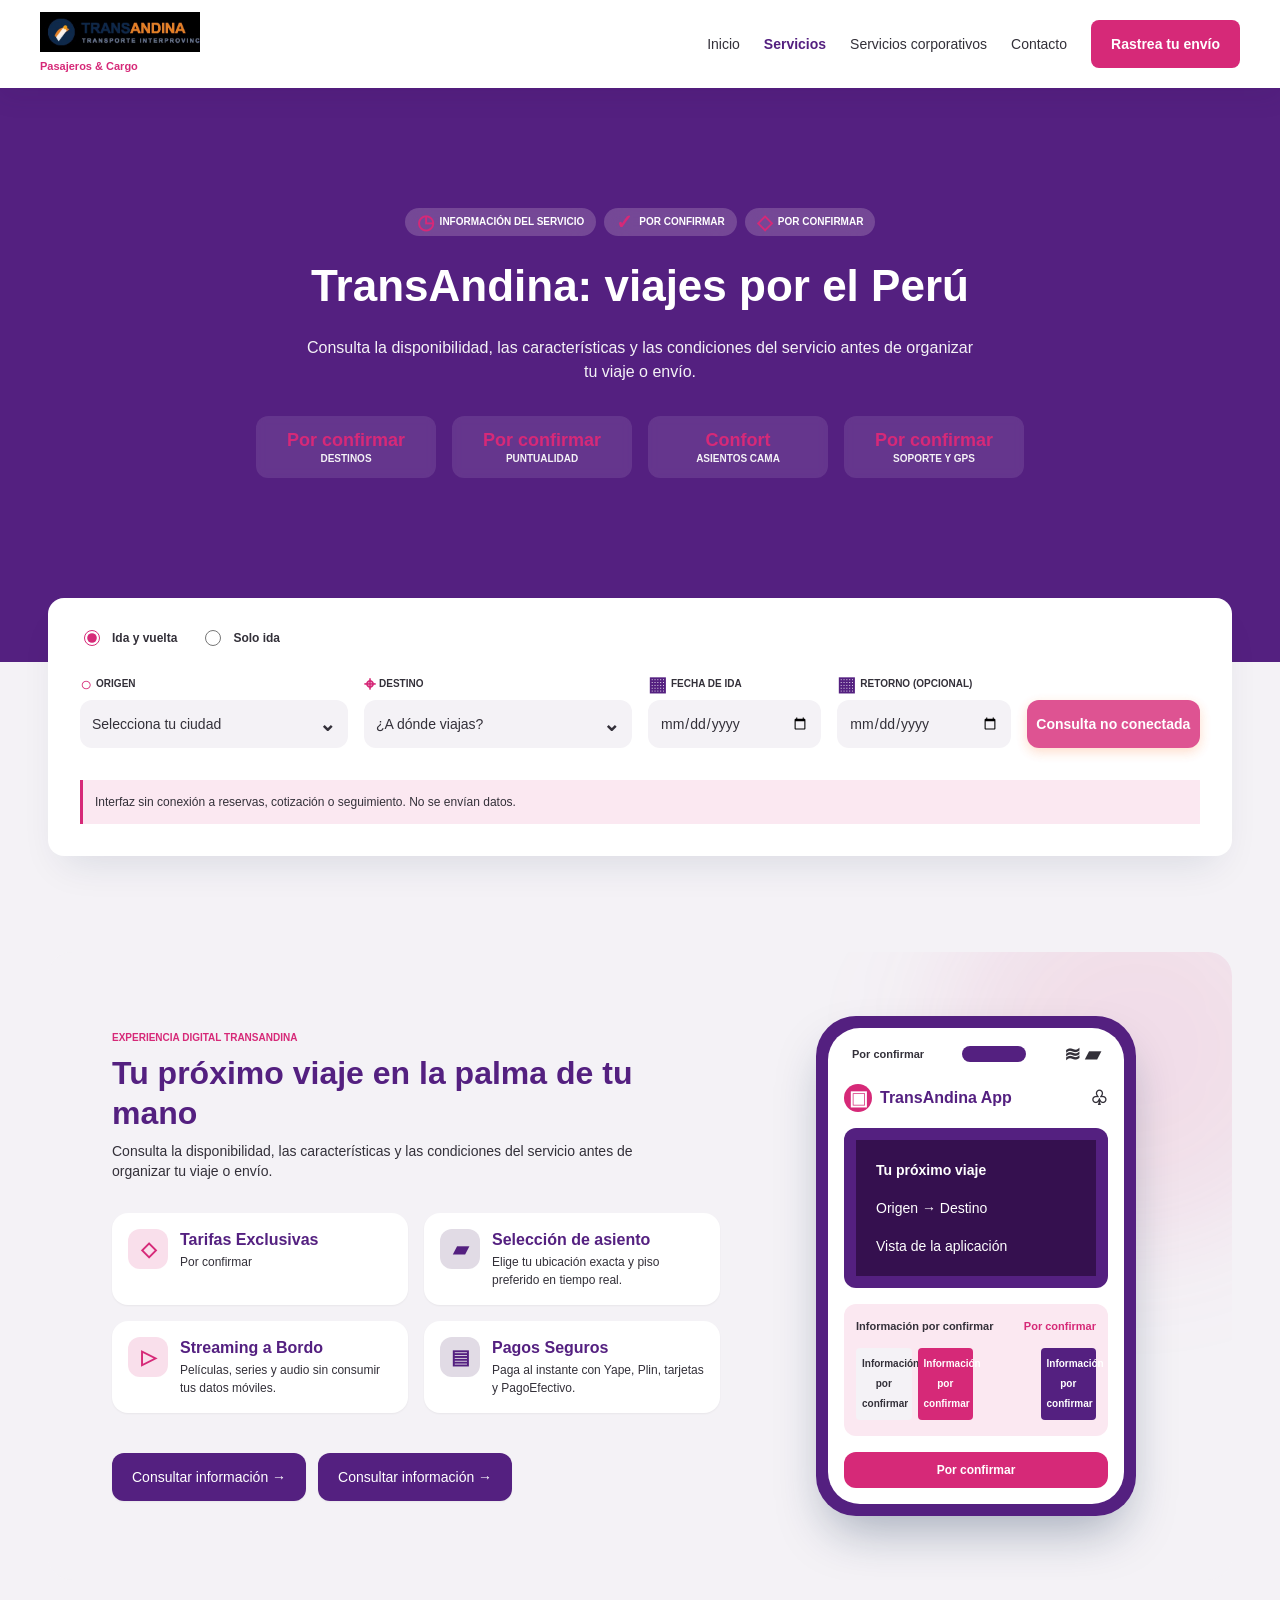
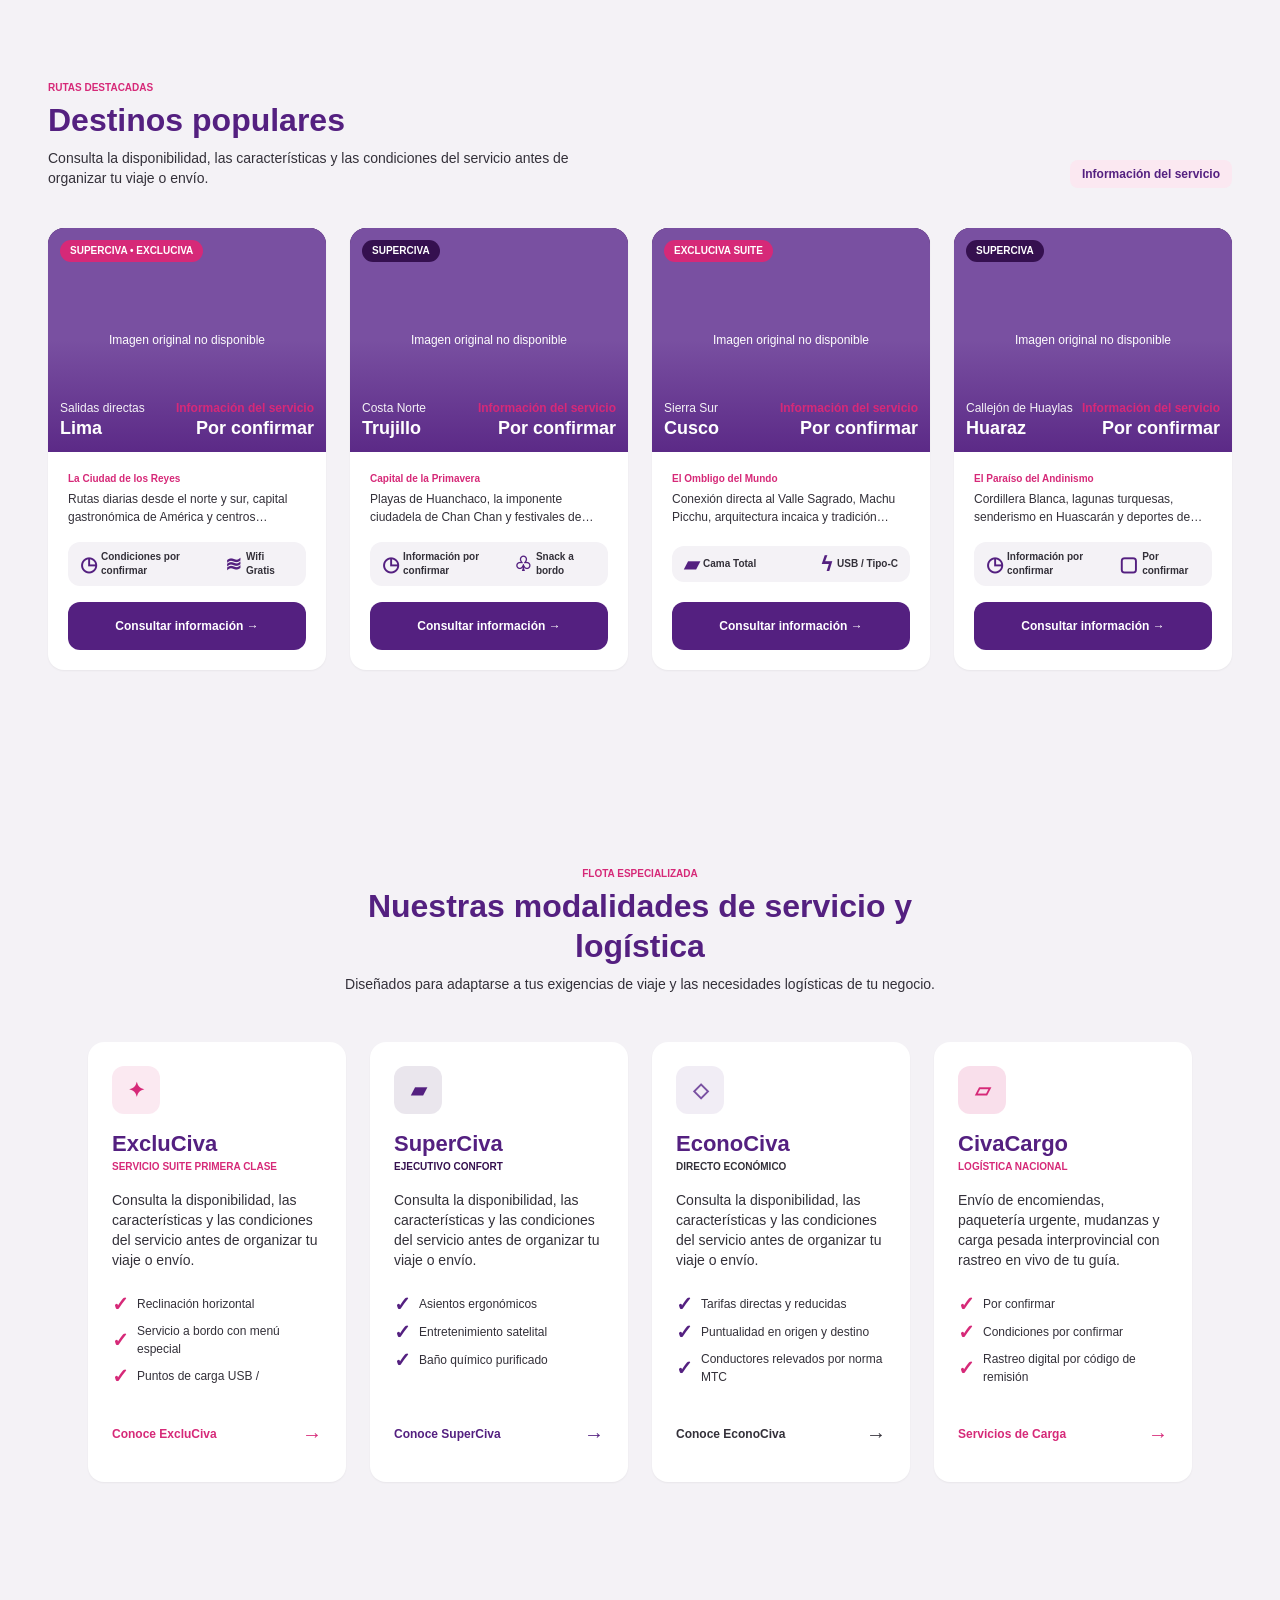
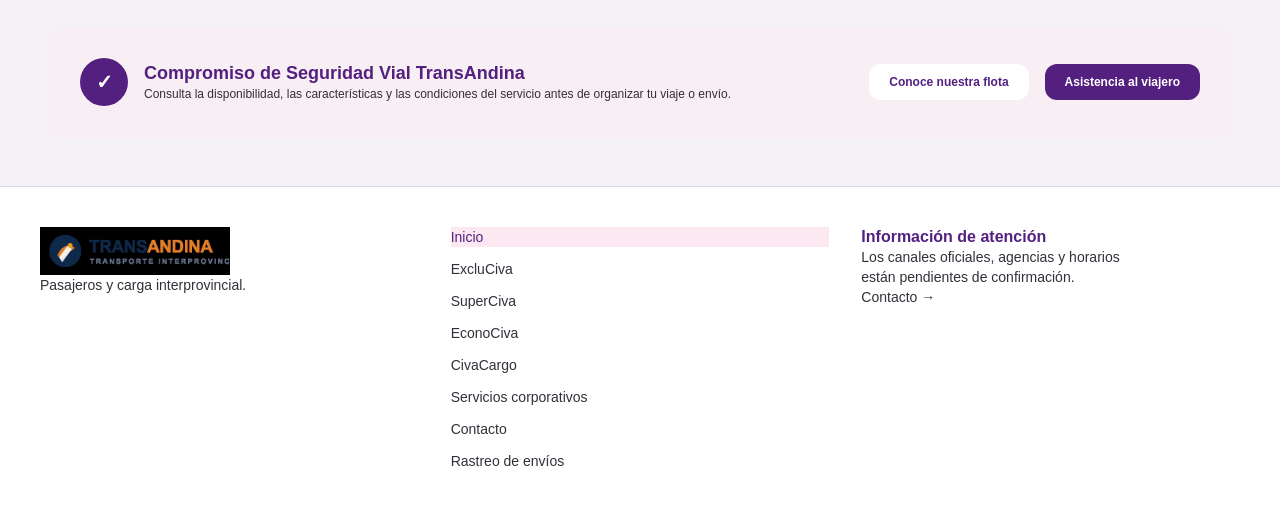
<file: index.html>
<!DOCTYPE html>
<html lang="es">
<head>
  <meta charset="UTF-8">
  <meta http-equiv="refresh" content="0; url=sitio-transporte-html-css/HTML/index.html">
  <title>Mi página web</title>
</head>
<body>
  <a href="sitio-transporte-html-css/HTML/index.html">Entrar a mi página</a>
</body>
</html>
</file>
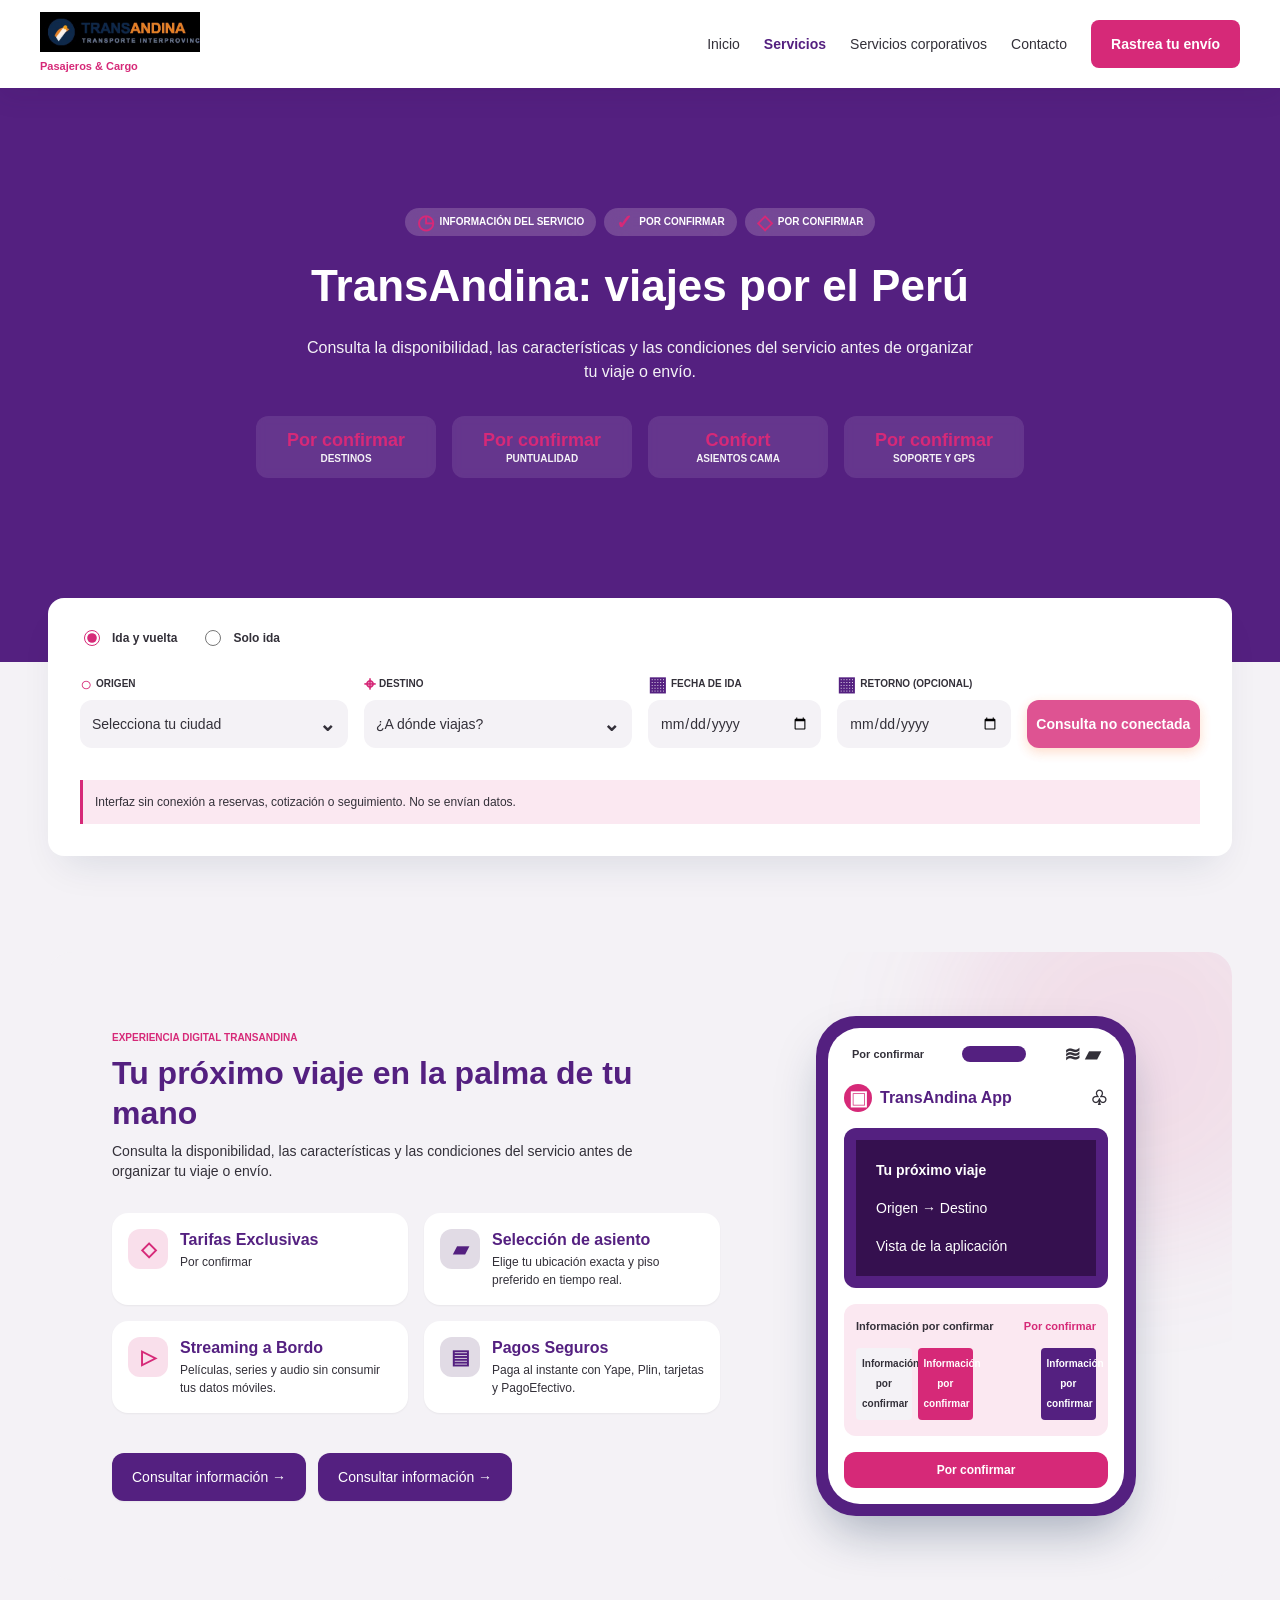
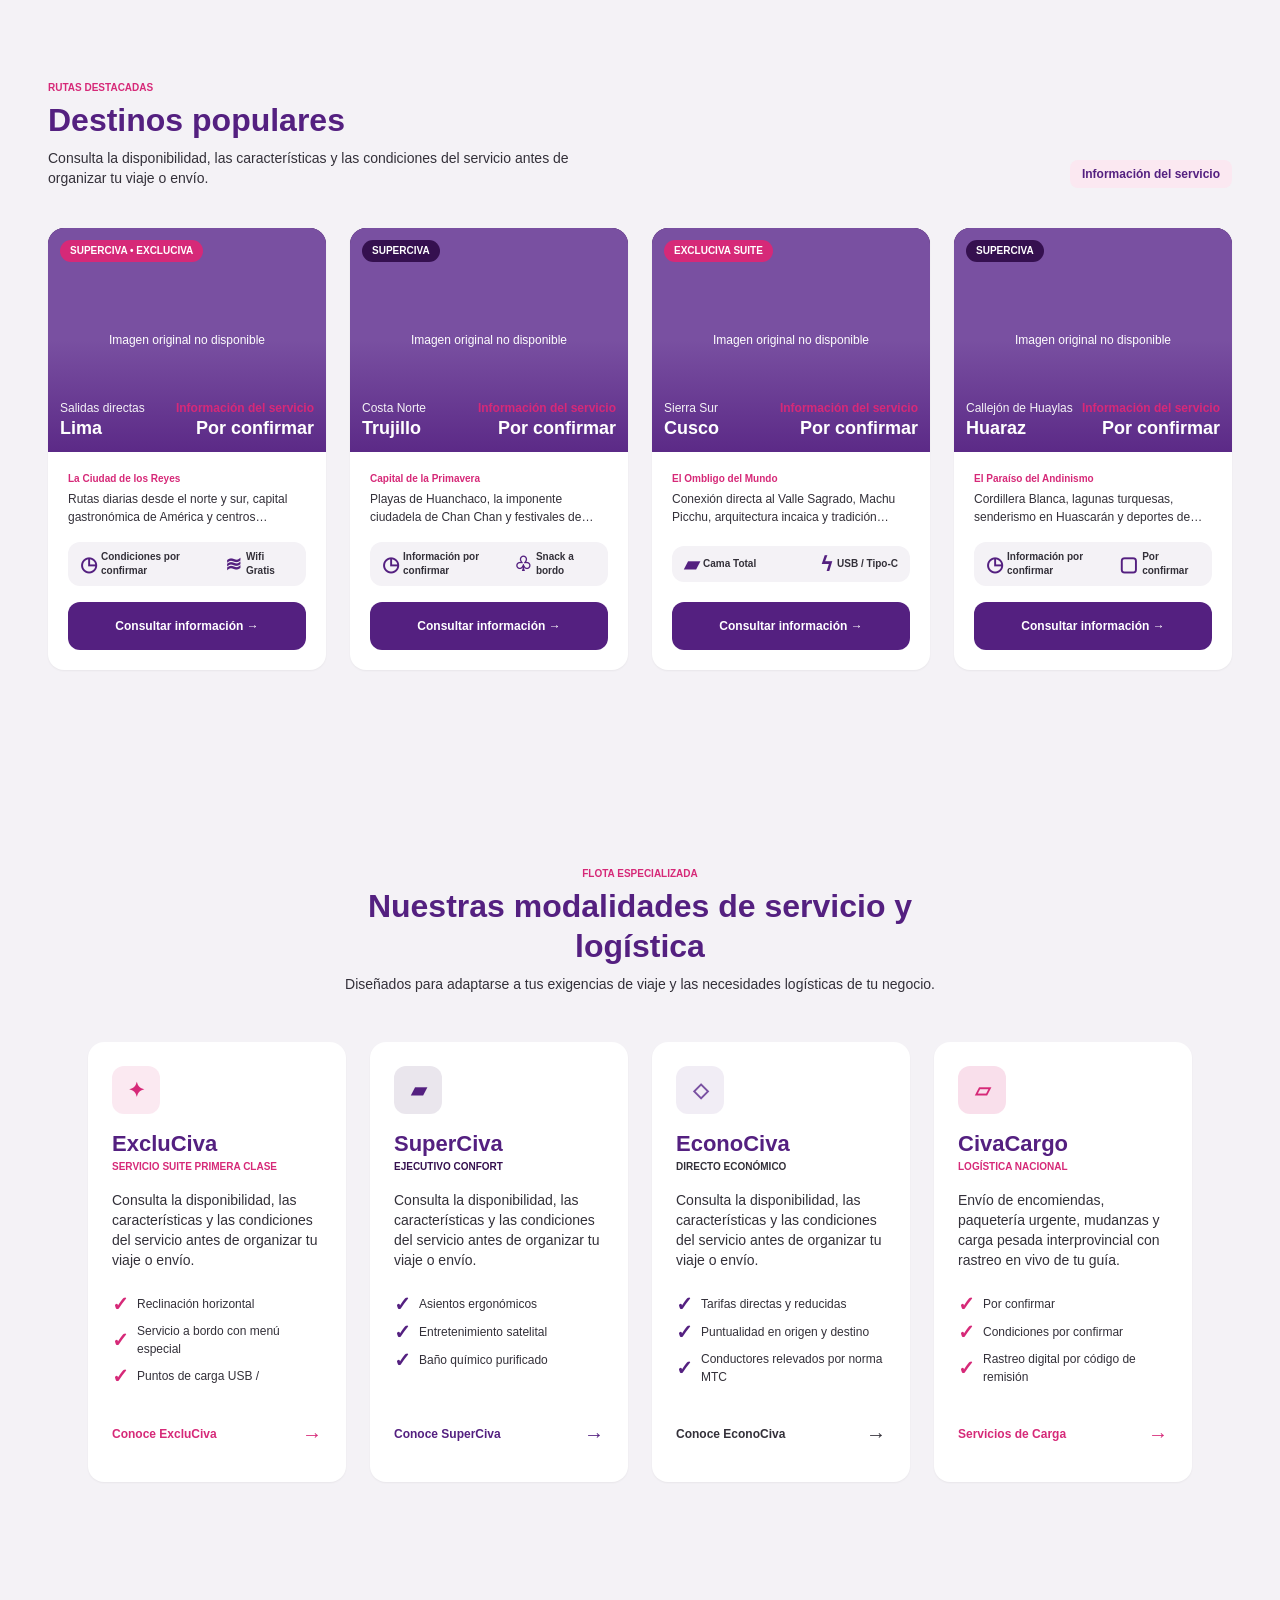
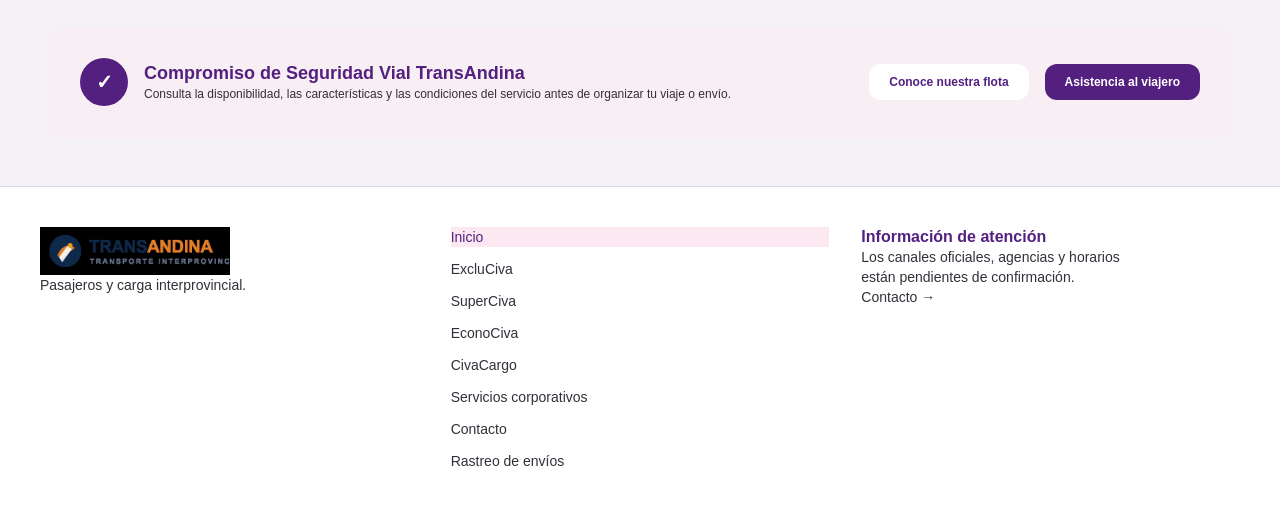
<file: sitio-transporte-html-css/HTML/index.html>
<!DOCTYPE html>
<html lang="es">
 <head>
  <meta charset="utf-8"/>
  <meta content="width=device-width, initial-scale=1" name="viewport"/>
  <title>
   Inicio | TransAndina
  </title>
  <meta content="Inicio: transporte interprovincial y carga. Diseño estático basado en los recursos de Stitch." name="description"/>
  <meta content="Inicio | TransAndina" property="og:title"/>
  <meta content="Inicio: transporte interprovincial y carga." property="og:description"/>
  <meta content="website" property="og:type"/>
  <meta content="summary_large_image" name="twitter:card"/>
  <meta content="script-src 'none'; object-src 'none'; base-uri 'self'" http-equiv="Content-Security-Policy"/>
  <link href="../CSS/menuETL.css" rel="stylesheet"/>
 </head>
 <body class="bg-background text-body-md text-on-surface antialiased page-index">
  <header class="site-header">
   <div class="header-inner">
    <a class="brand" href="index.html">
     <img alt="TransAndina, transporte interprovincial" src="../Multimedia/a1bad35fd79f.jpg"/>
     <span>
      Pasajeros &amp; Cargo
     </span>
    </a>
    <nav aria-label="Navegación principal" class="desktop-nav">
     <a href="index.html">
      Inicio
     </a>
     <details class="service-menu">
      <summary>
       Servicios
      </summary>
      <div>
       <a aria-current="page" href="index.html">
        Inicio
       </a>
       <a href="ExC.html">
        ExcluCiva
       </a>
       <a href="SuC.html">
        SuperCiva
       </a>
       <a href="EcC.html">
        EconoCiva
       </a>
       <a href="CiC.html">
        CivaCargo
       </a>
       <a href="ServiciosC.html">
        Servicios corporativos
       </a>
       <a href="Contactos.html">
        Contacto
       </a>
       <a href="Rastrear envio.html">
        Rastreo de envíos
       </a>
      </div>
     </details>
     <a href="ServiciosC.html">
      Servicios corporativos
     </a>
     <a href="Contactos.html">
      Contacto
     </a>
     <a class="action" href="Rastrear envio.html">
      Rastrea tu envío
     </a>
    </nav>
    <details class="mobile-menu">
     <summary aria-label="Abrir menú">
      ☰
      <span>
       Menú
      </span>
     </summary>
     <nav aria-label="Navegación móvil">
      <a aria-current="page" href="index.html">
       Inicio
      </a>
      <a href="ExC.html">
       ExcluCiva
      </a>
      <a href="SuC.html">
       SuperCiva
      </a>
      <a href="EcC.html">
       EconoCiva
      </a>
      <a href="CiC.html">
       CivaCargo
      </a>
      <a href="ServiciosC.html">
       Servicios corporativos
      </a>
      <a href="Contactos.html">
       Contacto
      </a>
      <a href="Rastrear envio.html">
       Rastreo de envíos
      </a>
     </nav>
    </details>
   </div>
  </header>
  <main class="w-full pt-20 bg-background">
   <div class="flex flex-col w-full">
    <section class="relative w-full bg-primary overflow-hidden">
     <div aria-label="Imagen original no disponible" class="absolute inset-0 bg-cover bg-center mix-blend-overlay opacity-35 transform scale-105 transition-transform duration-700 missing-media" role="img">
      <span class="missing-label">
        Imagen original no disponible
      </span>
     </div>
     <div class="absolute inset-0 bg-gradient-to-t from-primary via-primary/80 to-transparent">
     </div>
     <div class="relative max-w-[1280px] mx-auto px-gutter lg:px-margin-lg pt-12 pb-24 md:pt-16 md:pb-32 flex flex-col items-center text-center">
      <div class="flex flex-wrap items-center justify-center gap-2 mb-6">
       <span class="inline-flex items-center gap-1.5 px-3 py-1 rounded-full bg-surface-container-high/20 backdrop-blur-md text-surface text-label-sm uppercase">
        <span aria-hidden="true" class="material-symbols-outlined text-[16px] text-secondary-container">
         ◷
        </span>
        Información del servicio
       </span>
       <span class="inline-flex items-center gap-1.5 px-3 py-1 rounded-full bg-surface-container-high/20 backdrop-blur-md text-surface text-label-sm uppercase">
        <span aria-hidden="true" class="material-symbols-outlined text-[16px] text-secondary-container">
         ✓
        </span>
        Por confirmar
       </span>
       <span class="inline-flex items-center gap-1.5 px-3 py-1 rounded-full bg-surface-container-high/20 backdrop-blur-md text-surface text-label-sm uppercase">
        <span aria-hidden="true" class="material-symbols-outlined text-[16px] text-secondary-container">
         ◇
        </span>
        Por confirmar
       </span>
      </div>
      <h1 class="text-headline-xl-mobile md:text-headline-xl text-on-primary max-w-4xl leading-tight">
       TransAndina: viajes por el Perú
      </h1>
      <p class="mt-4 md:mt-6 text-body-md md:text-body-lg text-surface-variant max-w-2xl leading-relaxed">
       Consulta la disponibilidad, las características y las condiciones del servicio antes de organizar tu viaje o envío.
      </p>
      <div class="grid grid-cols-2 md:grid-cols-4 gap-4 mt-8 w-full max-w-3xl">
       <div class="p-3 rounded-xl bg-surface-container-lowest/10 backdrop-blur-sm flex flex-col items-center">
        <span class="text-title-lg text-secondary-container">
         Por confirmar
        </span>
        <span class="text-label-sm text-surface-variant uppercase">
         Destinos
        </span>
       </div>
       <div class="p-3 rounded-xl bg-surface-container-lowest/10 backdrop-blur-sm flex flex-col items-center">
        <span class="text-title-lg text-secondary-container">
         Por confirmar
        </span>
        <span class="text-label-sm text-surface-variant uppercase">
         Puntualidad
        </span>
       </div>
       <div class="p-3 rounded-xl bg-surface-container-lowest/10 backdrop-blur-sm flex flex-col items-center">
        <span class="text-title-lg text-secondary-container">
         Confort
        </span>
        <span class="text-label-sm text-surface-variant uppercase">
         Asientos Cama
        </span>
       </div>
       <div class="p-3 rounded-xl bg-surface-container-lowest/10 backdrop-blur-sm flex flex-col items-center">
        <span class="text-title-lg text-secondary-container">
         Por confirmar
        </span>
        <span class="text-label-sm text-surface-variant uppercase">
         Soporte y GPS
        </span>
       </div>
      </div>
     </div>
    </section>
    <section class="relative max-w-[1280px] mx-auto w-full px-gutter lg:px-margin-lg -mt-14 md:-mt-16 z-20">
     <div class="bg-surface-container-lowest rounded-2xl shadow-[0_20px_40px_-15px_rgba(15,41,74,0.12)] p-4 sm:p-6 lg:p-8">
      <form class="flex flex-col gap-5">
       <div class="flex items-center gap-6 pb-2">
        <label class="flex items-center gap-2 cursor-pointer text-label-md text-on-surface">
         <input checked="" class="w-4 h-4 accent-secondary cursor-pointer native-radio" name="trip_type" type="radio" value="roundtrip"/>
         <span>
          Ida y vuelta
         </span>
        </label>
        <label class="flex items-center gap-2 cursor-pointer text-label-md text-on-surface-variant hover:text-on-surface">
         <input class="w-4 h-4 accent-secondary cursor-pointer native-radio" name="trip_type" type="radio" value="oneway"/>
         <span>
          Solo ida
         </span>
        </label>
       </div>
       <div class="grid grid-cols-1 sm:grid-cols-2 lg:grid-cols-12 gap-3 lg:gap-4 items-end">
        <div class="lg:col-span-3 flex flex-col gap-1.5">
         <label class="text-label-sm text-on-surface-variant uppercase flex items-center gap-1 font-semibold" for="origen">
          <span aria-hidden="true" class="material-symbols-outlined text-[16px] text-secondary">
           ○
          </span>
          Origen
         </label>
         <div class="relative flex items-center">
          <select class="w-full h-12 pl-3 pr-8 rounded-xl bg-surface-container-low text-body-md text-on-surface focus:outline-none focus:bg-surface-container-lowest transition-colors appearance-none cursor-pointer" id="origen" name="origen" required="">
           <option disabled="" selected="" value="">
            Selecciona tu ciudad
           </option>
           <option value="lima">
            Lima
           </option>
           <option value="arequipa">
            Arequipa
           </option>
           <option value="trujillo">
            Trujillo
           </option>
           <option value="cusco">
            Cusco
           </option>
           <option value="chiclayo">
            Chiclayo
           </option>
           <option value="piura">
            Piura
           </option>
           <option value="huaraz">
            Huaraz
           </option>
           <option value="huancayo">
            Huancayo
           </option>
          </select>
          <span aria-hidden="true" class="material-symbols-outlined text-[20px] text-on-surface-variant absolute right-3 pointer-events-none">
           ⌄
          </span>
         </div>
        </div>
        <div class="lg:col-span-3 flex flex-col gap-1.5">
         <label class="text-label-sm text-on-surface-variant uppercase flex items-center gap-1 font-semibold" for="destino">
          <span aria-hidden="true" class="material-symbols-outlined text-[16px] text-secondary-container">
           ⌖
          </span>
          Destino
         </label>
         <div class="relative flex items-center">
          <select class="w-full h-12 pl-3 pr-8 rounded-xl bg-surface-container-low text-body-md text-on-surface focus:outline-none focus:bg-surface-container-lowest transition-colors appearance-none cursor-pointer" id="destino" name="destino" required="">
           <option disabled="" selected="" value="">
            ¿A dónde viajas?
           </option>
           <option value="huaraz">
            Huaraz
           </option>
           <option value="cusco">
            Cusco
           </option>
           <option value="trujillo">
            Trujillo
           </option>
           <option value="arequipa">
            Arequipa
           </option>
           <option value="mancora">
            Máncora
           </option>
           <option value="tarapoto">
            Tarapoto
           </option>
           <option value="ayacucho">
            Ayacucho
           </option>
          </select>
          <span aria-hidden="true" class="material-symbols-outlined text-[20px] text-on-surface-variant absolute right-3 pointer-events-none">
           ⌄
          </span>
         </div>
        </div>
        <div class="lg:col-span-2 flex flex-col gap-1.5">
         <label class="text-label-sm text-on-surface-variant uppercase flex items-center gap-1 font-semibold" for="fecha_ida">
          <span aria-hidden="true" class="material-symbols-outlined text-[16px] text-primary">
           ▦
          </span>
          Fecha de Ida
         </label>
         <input class="w-full h-12 px-3 rounded-xl bg-surface-container-low text-body-md text-on-surface focus:outline-none focus:bg-surface-container-lowest transition-colors cursor-pointer" id="fecha_ida" name="fecha_ida" required="" type="date"/>
        </div>
        <div class="lg:col-span-2 flex flex-col gap-1.5">
         <label class="text-label-sm text-on-surface-variant uppercase flex items-center gap-1 font-semibold" for="fecha_retorno">
          <span aria-hidden="true" class="material-symbols-outlined text-[16px] text-primary">
           ▦
          </span>
          Retorno (Opcional)
         </label>
         <input class="w-full h-12 px-3 rounded-xl bg-surface-container-low text-body-md text-on-surface focus:outline-none focus:bg-surface-container-lowest transition-colors cursor-pointer" id="fecha_retorno" name="fecha_retorno" type="date"/>
        </div>
        <div class="sm:col-span-2 lg:col-span-2 flex flex-col justify-end">
         <button class="w-full h-12 rounded-xl bg-secondary-container hover:bg-secondary text-on-secondary text-label-lg flex items-center justify-center gap-2 shadow-[0_4px_12px_rgba(252,113,39,0.3)] transition-all transform active:scale-95 cursor-pointer" disabled="" type="button">
          Consulta no conectada
         </button>
        </div>
       </div>
       <p class="status-note">
        Interfaz sin conexión a reservas, cotización o seguimiento. No se envían datos.
       </p>
      </form>
     </div>
    </section>
    <section class="max-w-[1280px] mx-auto w-full px-gutter lg:px-margin-lg py-16 lg:py-24">
     <div class="bg-surface-container-low rounded-3xl p-6 sm:p-10 lg:p-16 flex flex-col lg:flex-row items-center gap-12 lg:gap-16 relative overflow-hidden">
      <div class="absolute -top-24 -right-24 w-96 h-96 rounded-full bg-secondary-container/10 blur-3xl pointer-events-none">
      </div>
      <div class="flex-1 flex flex-col gap-6 z-10">
       <div class="flex flex-col gap-2">
        <span class="text-label-sm text-secondary uppercase font-bold font-bold">
         Experiencia Digital TransAndina
        </span>
        <h2 class="text-headline-lg-mobile md:text-headline-lg text-primary leading-tight">
         Tu próximo viaje en la palma de tu mano
        </h2>
        <p class="text-body-md text-on-surface-variant max-w-xl">
         Consulta la disponibilidad, las características y las condiciones del servicio antes de organizar tu viaje o envío.
        </p>
       </div>
       <div class="grid grid-cols-1 sm:grid-cols-2 gap-4 my-2">
        <div class="p-4 rounded-2xl bg-surface-container-lowest flex items-start gap-3 shadow-sm hover:shadow-md transition-shadow">
         <div class="w-10 h-10 rounded-xl bg-secondary-container/15 text-secondary flex items-center justify-center flex-shrink-0">
          <span aria-hidden="true" class="material-symbols-outlined text-[22px]">
           ◇
          </span>
         </div>
         <div class="flex flex-col">
          <span class="text-title-md text-primary">
           Tarifas Exclusivas
          </span>
          <span class="text-body-sm text-on-surface-variant mt-0.5">
           Por confirmar
          </span>
         </div>
        </div>
        <div class="p-4 rounded-2xl bg-surface-container-lowest flex items-start gap-3 shadow-sm hover:shadow-md transition-shadow">
         <div class="w-10 h-10 rounded-xl bg-primary-container/15 text-primary flex items-center justify-center flex-shrink-0">
          <span aria-hidden="true" class="material-symbols-outlined text-[22px]">
           ▰
          </span>
         </div>
         <div class="flex flex-col">
          <span class="text-title-md text-primary">
           Selección de asiento
          </span>
          <span class="text-body-sm text-on-surface-variant mt-0.5">
           Elige tu ubicación exacta y piso preferido en tiempo real.
          </span>
         </div>
        </div>
        <div class="p-4 rounded-2xl bg-surface-container-lowest flex items-start gap-3 shadow-sm hover:shadow-md transition-shadow">
         <div class="w-10 h-10 rounded-xl bg-secondary-container/15 text-secondary flex items-center justify-center flex-shrink-0">
          <span aria-hidden="true" class="material-symbols-outlined text-[22px]">
           ▷
          </span>
         </div>
         <div class="flex flex-col">
          <span class="text-title-md text-primary">
           Streaming a Bordo
          </span>
          <span class="text-body-sm text-on-surface-variant mt-0.5">
           Películas, series y audio sin consumir tus datos móviles.
          </span>
         </div>
        </div>
        <div class="p-4 rounded-2xl bg-surface-container-lowest flex items-start gap-3 shadow-sm hover:shadow-md transition-shadow">
         <div class="w-10 h-10 rounded-xl bg-primary-container/15 text-primary flex items-center justify-center flex-shrink-0">
          <span aria-hidden="true" class="material-symbols-outlined text-[22px]">
           ▤
          </span>
         </div>
         <div class="flex flex-col">
          <span class="text-title-md text-primary">
           Pagos Seguros
          </span>
          <span class="text-body-sm text-on-surface-variant mt-0.5">
           Paga al instante con Yape, Plin, tarjetas y PagoEfectivo.
          </span>
         </div>
        </div>
       </div>
       <div class="flex flex-wrap items-center gap-3 pt-2">
        <a aria-label="Información de contacto; servicio no conectado" class="px-5 py-3 rounded-xl bg-primary text-on-primary flex items-center gap-3 hover:bg-primary-container transition-colors shadow-sm" href="Contactos.html">
         Consultar información →
        </a>
        <a aria-label="Información de contacto; servicio no conectado" class="px-5 py-3 rounded-xl bg-primary text-on-primary flex items-center gap-3 hover:bg-primary-container transition-colors shadow-sm" href="Contactos.html">
         Consultar información →
        </a>
       </div>
      </div>
      <div class="w-full lg:w-96 flex justify-center z-10">
       <div class="w-72 sm:w-80 rounded-[2.5rem] bg-primary p-3 shadow-[0_25px_50px_-12px_rgba(15,41,74,0.35)]">
        <div class="w-full rounded-[2rem] bg-surface p-4 flex flex-col gap-4 overflow-hidden">
         <div class="flex items-center justify-between text-on-surface-variant text-[11px] font-bold px-2 font-bold">
          <span>
           Por confirmar
          </span>
          <div class="w-16 h-4 bg-primary rounded-full">
          </div>
          <div class="flex items-center gap-1">
           <span aria-hidden="true" class="material-symbols-outlined text-[14px]">
            ≋
           </span>
           <span aria-hidden="true" class="material-symbols-outlined text-[14px]">
            ▰
           </span>
          </div>
         </div>
         <div class="flex items-center justify-between pt-1">
          <div class="flex items-center gap-2">
           <div class="w-7 h-7 rounded-full bg-secondary-container flex items-center justify-center text-on-secondary-container">
            <span aria-hidden="true" class="material-symbols-outlined text-[16px]">
             ▣
            </span>
           </div>
           <span class="text-title-md text-primary font-bold font-bold">
            TransAndina App
           </span>
          </div>
          <span aria-hidden="true" class="material-symbols-outlined text-[20px] text-on-surface-variant">
           ♧
          </span>
         </div>
         <div class="p-3 rounded-xl bg-primary text-on-primary flex flex-col gap-2">
          <div class="phone-preview">
           <strong>
            Tu próximo viaje
           </strong>
           <p>
            Origen → Destino
           </p>
           <span>
            Vista de la aplicación
           </span>
          </div>
         </div>
         <div class="p-3 rounded-xl bg-surface-container flex flex-col gap-2">
          <div class="flex items-center justify-between text-[11px] font-bold text-on-surface font-bold">
           <span>
            Información por confirmar
           </span>
           <span class="text-secondary font-bold font-bold">
            Por confirmar
           </span>
          </div>
          <div class="grid grid-cols-4 gap-1.5 py-1 text-center">
           <div class="p-1.5 rounded bg-surface-container-highest text-on-surface-variant text-[10px] font-bold font-bold">
            Información por confirmar
           </div>
           <div class="p-1.5 rounded bg-secondary-container text-on-secondary font-bold text-[10px] font-bold">
            Información por confirmar
           </div>
           <div class="p-1.5 rounded opacity-0">
           </div>
           <div class="p-1.5 rounded bg-primary text-on-primary font-bold text-[10px] font-bold">
            Información por confirmar
           </div>
          </div>
         </div>
         <div class="w-full py-2.5 rounded-xl bg-secondary-container text-on-secondary-container text-label-md font-bold text-center font-bold">
          Por confirmar
         </div>
        </div>
       </div>
      </div>
     </div>
    </section>
    <section class="max-w-[1280px] mx-auto w-full px-gutter lg:px-margin-lg pb-16 lg:pb-24">
     <div class="flex flex-col md:flex-row md:items-end justify-between gap-4 mb-10">
      <div>
       <span class="text-label-sm text-secondary uppercase font-bold font-bold">
        Rutas Destacadas
       </span>
       <h2 class="text-headline-lg-mobile md:text-headline-lg text-primary mt-1">
        Destinos populares
       </h2>
       <p class="text-body-md text-on-surface-variant mt-2 max-w-xl">
        Consulta la disponibilidad, las características y las condiciones del servicio antes de organizar tu viaje o envío.
       </p>
      </div>
      <div class="flex items-center gap-2">
       <span class="px-3 py-1.5 rounded-lg bg-surface-container-high text-primary text-label-md font-semibold">
        Información del servicio
       </span>
      </div>
     </div>
     <div class="grid grid-cols-1 md:grid-cols-2 lg:grid-cols-4 gap-6">
      <article class="group rounded-2xl bg-surface-container-lowest overflow-hidden shadow-sm hover:shadow-xl transition-all duration-300 flex flex-col">
       <div class="relative h-56 w-full overflow-hidden bg-primary-container">
        <div aria-label="Imagen original no disponible" class="w-full h-full bg-cover bg-center group-hover:scale-105 transition-transform duration-500 missing-media" role="img">
         <span class="missing-label">
          Imagen original no disponible
         </span>
        </div>
        <div class="absolute inset-0 bg-gradient-to-t from-primary/80 via-transparent to-transparent">
        </div>
        <span class="absolute top-3 left-3 px-2.5 py-1 rounded-full bg-secondary text-on-secondary text-label-sm font-bold uppercase font-bold">
         SuperCiva • ExcluCiva
        </span>
        <div class="absolute bottom-3 left-3 right-3 flex justify-between items-end text-on-primary">
         <div>
          <span class="text-xs text-surface-variant block">
           Salidas directas
          </span>
          <h3 class="text-title-lg text-on-primary font-bold font-bold">
           Lima
          </h3>
         </div>
         <div class="text-right">
          <span class="text-xs text-secondary-container block font-semibold">
           Información del servicio
          </span>
          <span class="text-title-lg text-on-primary font-extrabold">
           Por confirmar
          </span>
         </div>
        </div>
       </div>
       <div class="p-5 flex-1 flex flex-col justify-between gap-4">
        <div>
         <span class="text-label-sm text-secondary font-bold block mb-1 font-bold">
          La Ciudad de los Reyes
         </span>
         <p class="text-body-sm text-on-surface-variant line-clamp-2">
          Rutas diarias desde el norte y sur, capital gastronómica de América y centros financieros clave.
         </p>
        </div>
        <div class="flex items-center justify-between text-on-surface-variant text-label-sm py-2 bg-surface-container-low rounded-xl px-3">
         <span class="flex items-center gap-1">
          <span aria-hidden="true" class="material-symbols-outlined text-[16px] text-primary">
           ◷
          </span>
          Condiciones por confirmar
         </span>
         <span class="flex items-center gap-1">
          <span aria-hidden="true" class="material-symbols-outlined text-[16px] text-primary">
           ≋
          </span>
          Wifi Gratis
         </span>
        </div>
        <a class="w-full py-2.5 rounded-xl bg-primary hover:bg-secondary text-on-primary text-label-md text-center transition-colors flex items-center justify-center gap-1.5" href="Contactos.html">
         Consultar información →
        </a>
       </div>
      </article>
      <article class="group rounded-2xl bg-surface-container-lowest overflow-hidden shadow-sm hover:shadow-xl transition-all duration-300 flex flex-col">
       <div class="relative h-56 w-full overflow-hidden bg-primary-container">
        <div aria-label="Imagen original no disponible" class="w-full h-full bg-cover bg-center group-hover:scale-105 transition-transform duration-500 missing-media" role="img">
         <span class="missing-label">
          Imagen original no disponible
         </span>
        </div>
        <div class="absolute inset-0 bg-gradient-to-t from-primary/80 via-transparent to-transparent">
        </div>
        <span class="absolute top-3 left-3 px-2.5 py-1 rounded-full bg-primary-container text-on-primary text-label-sm font-bold uppercase font-bold">
         SuperCiva
        </span>
        <div class="absolute bottom-3 left-3 right-3 flex justify-between items-end text-on-primary">
         <div>
          <span class="text-xs text-surface-variant block">
           Costa Norte
          </span>
          <h3 class="text-title-lg text-on-primary font-bold font-bold">
           Trujillo
          </h3>
         </div>
         <div class="text-right">
          <span class="text-xs text-secondary-container block font-semibold">
           Información del servicio
          </span>
          <span class="text-title-lg text-on-primary font-extrabold">
           Por confirmar
          </span>
         </div>
        </div>
       </div>
       <div class="p-5 flex-1 flex flex-col justify-between gap-4">
        <div>
         <span class="text-label-sm text-secondary font-bold block mb-1 font-bold">
          Capital de la Primavera
         </span>
         <p class="text-body-sm text-on-surface-variant line-clamp-2">
          Playas de Huanchaco, la imponente ciudadela de Chan Chan y festivales de marinera norteña.
         </p>
        </div>
        <div class="flex items-center justify-between text-on-surface-variant text-label-sm py-2 bg-surface-container-low rounded-xl px-3">
         <span class="flex items-center gap-1">
          <span aria-hidden="true" class="material-symbols-outlined text-[16px] text-primary">
           ◷
          </span>
          Información por confirmar
         </span>
         <span class="flex items-center gap-1">
          <span aria-hidden="true" class="material-symbols-outlined text-[16px] text-primary">
           ♧
          </span>
          Snack a bordo
         </span>
        </div>
        <a class="w-full py-2.5 rounded-xl bg-primary hover:bg-secondary text-on-primary text-label-md text-center transition-colors flex items-center justify-center gap-1.5" href="Contactos.html">
         Consultar información →
        </a>
       </div>
      </article>
      <article class="group rounded-2xl bg-surface-container-lowest overflow-hidden shadow-sm hover:shadow-xl transition-all duration-300 flex flex-col">
       <div class="relative h-56 w-full overflow-hidden bg-primary-container">
        <div aria-label="Imagen original no disponible" class="w-full h-full bg-cover bg-center group-hover:scale-105 transition-transform duration-500 missing-media" role="img">
         <span class="missing-label">
          Imagen original no disponible
         </span>
        </div>
        <div class="absolute inset-0 bg-gradient-to-t from-primary/80 via-transparent to-transparent">
        </div>
        <span class="absolute top-3 left-3 px-2.5 py-1 rounded-full bg-secondary text-on-secondary text-label-sm font-bold uppercase font-bold">
         ExcluCiva Suite
        </span>
        <div class="absolute bottom-3 left-3 right-3 flex justify-between items-end text-on-primary">
         <div>
          <span class="text-xs text-surface-variant block">
           Sierra Sur
          </span>
          <h3 class="text-title-lg text-on-primary font-bold font-bold">
           Cusco
          </h3>
         </div>
         <div class="text-right">
          <span class="text-xs text-secondary-container block font-semibold">
           Información del servicio
          </span>
          <span class="text-title-lg text-on-primary font-extrabold">
           Por confirmar
          </span>
         </div>
        </div>
       </div>
       <div class="p-5 flex-1 flex flex-col justify-between gap-4">
        <div>
         <span class="text-label-sm text-secondary font-bold block mb-1 font-bold">
          El Ombligo del Mundo
         </span>
         <p class="text-body-sm text-on-surface-variant line-clamp-2">
          Conexión directa al Valle Sagrado, Machu Picchu, arquitectura incaica y tradición milenaria.
         </p>
        </div>
        <div class="flex items-center justify-between text-on-surface-variant text-label-sm py-2 bg-surface-container-low rounded-xl px-3">
         <span class="flex items-center gap-1">
          <span aria-hidden="true" class="material-symbols-outlined text-[16px] text-primary">
           ▰
          </span>
          Cama Total
         </span>
         <span class="flex items-center gap-1">
          <span aria-hidden="true" class="material-symbols-outlined text-[16px] text-primary">
           ϟ
          </span>
          USB / Tipo-C
         </span>
        </div>
        <a class="w-full py-2.5 rounded-xl bg-primary hover:bg-secondary text-on-primary text-label-md text-center transition-colors flex items-center justify-center gap-1.5" href="Contactos.html">
         Consultar información →
        </a>
       </div>
      </article>
      <article class="group rounded-2xl bg-surface-container-lowest overflow-hidden shadow-sm hover:shadow-xl transition-all duration-300 flex flex-col">
       <div class="relative h-56 w-full overflow-hidden bg-primary-container">
        <div aria-label="Imagen original no disponible" class="w-full h-full bg-cover bg-center group-hover:scale-105 transition-transform duration-500 missing-media" role="img">
         <span class="missing-label">
          Imagen original no disponible
         </span>
        </div>
        <div class="absolute inset-0 bg-gradient-to-t from-primary/80 via-transparent to-transparent">
        </div>
        <span class="absolute top-3 left-3 px-2.5 py-1 rounded-full bg-primary-container text-on-primary text-label-sm font-bold uppercase font-bold">
         SuperCiva
        </span>
        <div class="absolute bottom-3 left-3 right-3 flex justify-between items-end text-on-primary">
         <div>
          <span class="text-xs text-surface-variant block">
           Callejón de Huaylas
          </span>
          <h3 class="text-title-lg text-on-primary font-bold font-bold">
           Huaraz
          </h3>
         </div>
         <div class="text-right">
          <span class="text-xs text-secondary-container block font-semibold">
           Información del servicio
          </span>
          <span class="text-title-lg text-on-primary font-extrabold">
           Por confirmar
          </span>
         </div>
        </div>
       </div>
       <div class="p-5 flex-1 flex flex-col justify-between gap-4">
        <div>
         <span class="text-label-sm text-secondary font-bold block mb-1 font-bold">
          El Paraíso del Andinismo
         </span>
         <p class="text-body-sm text-on-surface-variant line-clamp-2">
          Cordillera Blanca, lagunas turquesas, senderismo en Huascarán y deportes de aventura.
         </p>
        </div>
        <div class="flex items-center justify-between text-on-surface-variant text-label-sm py-2 bg-surface-container-low rounded-xl px-3">
         <span class="flex items-center gap-1">
          <span aria-hidden="true" class="material-symbols-outlined text-[16px] text-primary">
           ◷
          </span>
          Información por confirmar
         </span>
         <span class="flex items-center gap-1">
          <span aria-hidden="true" class="material-symbols-outlined text-[16px] text-primary">
           ▢
          </span>
          Por confirmar
         </span>
        </div>
        <a class="w-full py-2.5 rounded-xl bg-primary hover:bg-secondary text-on-primary text-label-md text-center transition-colors flex items-center justify-center gap-1.5" href="Contactos.html">
         Consultar información →
        </a>
       </div>
      </article>
     </div>
    </section>
    <section class="w-full bg-surface-container-low py-16 lg:py-24">
     <div class="max-w-[1280px] mx-auto px-gutter lg:px-margin-lg">
      <div class="text-center max-w-2xl mx-auto mb-12">
       <span class="text-label-sm text-secondary uppercase font-bold font-bold">
        Flota Especializada
       </span>
       <h2 class="text-headline-lg-mobile md:text-headline-lg text-primary mt-1">
        Nuestras modalidades de servicio y logística
       </h2>
       <p class="text-body-md text-on-surface-variant mt-2">
        Diseñados para adaptarse a tus exigencias de viaje y las necesidades logísticas de tu negocio.
       </p>
      </div>
      <div class="grid grid-cols-1 md:grid-cols-2 lg:grid-cols-4 gap-6">
       <div class="p-6 rounded-2xl bg-surface-container-lowest shadow-sm flex flex-col justify-between hover:shadow-md transition-shadow">
        <div class="flex flex-col gap-4">
         <div class="w-12 h-12 rounded-xl bg-secondary/10 text-secondary flex items-center justify-center">
          <span aria-hidden="true" class="material-symbols-outlined text-[28px]">
           ✦
          </span>
         </div>
         <div>
          <h3 class="text-headline-md text-primary">
           ExcluCiva
          </h3>
          <span class="text-label-sm text-secondary font-bold uppercase block mt-0.5 font-bold">
           Servicio Suite Primera Clase
          </span>
         </div>
         <p class="text-body-md text-on-surface-variant">
          Consulta la disponibilidad, las características y las condiciones del servicio antes de organizar tu viaje o envío.
         </p>
         <ul class="flex flex-col gap-2 text-body-sm text-on-surface-variant pt-2">
          <li class="flex items-center gap-2">
           <span aria-hidden="true" class="material-symbols-outlined text-[16px] text-secondary">
            ✓
           </span>
           Reclinación  horizontal
          </li>
          <li class="flex items-center gap-2">
           <span aria-hidden="true" class="material-symbols-outlined text-[16px] text-secondary">
            ✓
           </span>
           Servicio a bordo con menú especial
          </li>
          <li class="flex items-center gap-2">
           <span aria-hidden="true" class="material-symbols-outlined text-[16px] text-secondary">
            ✓
           </span>
           Puntos de carga USB /
          </li>
         </ul>
        </div>
        <a class="mt-6 inline-flex items-center justify-between text-secondary text-label-md font-bold hover:underline font-bold" href="ExC.html">
         <span>
          Conoce ExcluCiva
         </span>
         <span aria-hidden="true" class="material-symbols-outlined text-[18px]">
          →
         </span>
        </a>
       </div>
       <div class="p-6 rounded-2xl bg-surface-container-lowest shadow-sm flex flex-col justify-between hover:shadow-md transition-shadow">
        <div class="flex flex-col gap-4">
         <div class="w-12 h-12 rounded-xl bg-primary-container/10 text-primary flex items-center justify-center">
          <span aria-hidden="true" class="material-symbols-outlined text-[28px]">
           ▰
          </span>
         </div>
         <div>
          <h3 class="text-headline-md text-primary">
           SuperCiva
          </h3>
          <span class="text-label-sm text-primary-container font-bold uppercase block mt-0.5 font-bold">
           Ejecutivo Confort
          </span>
         </div>
         <p class="text-body-md text-on-surface-variant">
          Consulta la disponibilidad, las características y las condiciones del servicio antes de organizar tu viaje o envío.
         </p>
         <ul class="flex flex-col gap-2 text-body-sm text-on-surface-variant pt-2">
          <li class="flex items-center gap-2">
           <span aria-hidden="true" class="material-symbols-outlined text-[16px] text-primary">
            ✓
           </span>
           Asientos ergonómicos
          </li>
          <li class="flex items-center gap-2">
           <span aria-hidden="true" class="material-symbols-outlined text-[16px] text-primary">
            ✓
           </span>
           Entretenimiento satelital
          </li>
          <li class="flex items-center gap-2">
           <span aria-hidden="true" class="material-symbols-outlined text-[16px] text-primary">
            ✓
           </span>
           Baño químico purificado
          </li>
         </ul>
        </div>
        <a class="mt-6 inline-flex items-center justify-between text-primary text-label-md font-bold hover:underline font-bold" href="SuC.html">
         <span>
          Conoce SuperCiva
         </span>
         <span aria-hidden="true" class="material-symbols-outlined text-[18px]">
          →
         </span>
        </a>
       </div>
       <div class="p-6 rounded-2xl bg-surface-container-lowest shadow-sm flex flex-col justify-between hover:shadow-md transition-shadow">
        <div class="flex flex-col gap-4">
         <div class="w-12 h-12 rounded-xl bg-outline/10 text-outline flex items-center justify-center">
          <span aria-hidden="true" class="material-symbols-outlined text-[28px]">
           ◇
          </span>
         </div>
         <div>
          <h3 class="text-headline-md text-primary">
           EconoCiva
          </h3>
          <span class="text-label-sm text-on-surface-variant font-bold uppercase block mt-0.5 font-bold">
           Directo Económico
          </span>
         </div>
         <p class="text-body-md text-on-surface-variant">
          Consulta la disponibilidad, las características y las condiciones del servicio antes de organizar tu viaje o envío.
         </p>
         <ul class="flex flex-col gap-2 text-body-sm text-on-surface-variant pt-2">
          <li class="flex items-center gap-2">
           <span aria-hidden="true" class="material-symbols-outlined text-[16px] text-primary">
            ✓
           </span>
           Tarifas directas y reducidas
          </li>
          <li class="flex items-center gap-2">
           <span aria-hidden="true" class="material-symbols-outlined text-[16px] text-primary">
            ✓
           </span>
           Puntualidad en origen y destino
          </li>
          <li class="flex items-center gap-2">
           <span aria-hidden="true" class="material-symbols-outlined text-[16px] text-primary">
            ✓
           </span>
           Conductores relevados por norma MTC
          </li>
         </ul>
        </div>
        <a class="mt-6 inline-flex items-center justify-between text-on-surface text-label-md font-bold hover:underline font-bold" href="EcC.html">
         <span>
          Conoce EconoCiva
         </span>
         <span aria-hidden="true" class="material-symbols-outlined text-[18px]">
          →
         </span>
        </a>
       </div>
       <div class="p-6 rounded-2xl bg-surface-container-lowest shadow-sm flex flex-col justify-between hover:shadow-md transition-shadow">
        <div class="flex flex-col gap-4">
         <div class="w-12 h-12 rounded-xl bg-secondary-container/15 text-secondary-container flex items-center justify-center">
          <span aria-hidden="true" class="material-symbols-outlined text-[28px]">
           ▱
          </span>
         </div>
         <div>
          <h3 class="text-headline-md text-primary">
           CivaCargo
          </h3>
          <span class="text-label-sm text-secondary-container font-bold uppercase block mt-0.5 font-bold">
           Logística Nacional
          </span>
         </div>
         <p class="text-body-md text-on-surface-variant">
          Envío de encomiendas, paquetería urgente, mudanzas y carga pesada interprovincial con rastreo en vivo de tu guía.
         </p>
         <ul class="flex flex-col gap-2 text-body-sm text-on-surface-variant pt-2">
          <li class="flex items-center gap-2">
           <span aria-hidden="true" class="material-symbols-outlined text-[16px] text-secondary">
            ✓
           </span>
           Por confirmar
          </li>
          <li class="flex items-center gap-2">
           <span aria-hidden="true" class="material-symbols-outlined text-[16px] text-secondary">
            ✓
           </span>
           Condiciones por confirmar
          </li>
          <li class="flex items-center gap-2">
           <span aria-hidden="true" class="material-symbols-outlined text-[16px] text-secondary">
            ✓
           </span>
           Rastreo digital por código de remisión
          </li>
         </ul>
        </div>
        <a class="mt-6 inline-flex items-center justify-between text-secondary text-label-md font-bold hover:underline font-bold" href="CiC.html">
         <span>
          Servicios de Carga
         </span>
         <span aria-hidden="true" class="material-symbols-outlined text-[18px]">
          →
         </span>
        </a>
       </div>
      </div>
     </div>
    </section>
    <section class="max-w-[1280px] mx-auto w-full px-gutter lg:px-margin-lg py-12">
     <div class="p-6 sm:p-8 rounded-2xl bg-surface-container-high/40 flex flex-col md:flex-row items-center justify-between gap-6">
      <div class="flex items-center gap-4">
       <div class="w-12 h-12 rounded-full bg-primary text-on-primary flex items-center justify-center flex-shrink-0">
        <span aria-hidden="true" class="material-symbols-outlined text-[26px]">
         ✓
        </span>
       </div>
       <div>
        <h4 class="text-title-lg text-primary">
         Compromiso de Seguridad Vial TransAndina
        </h4>
        <p class="text-body-sm text-on-surface-variant">
         Consulta la disponibilidad, las características y las condiciones del servicio antes de organizar tu viaje o envío.
        </p>
       </div>
      </div>
      <div class="flex items-center gap-4 flex-shrink-0">
       <a class="px-5 py-2.5 rounded-xl bg-surface-container-lowest text-primary text-label-md hover:bg-surface-variant transition-colors" href="Contactos.html">
        Conoce nuestra flota
       </a>
       <a class="px-5 py-2.5 rounded-xl bg-primary text-on-primary text-label-md hover:bg-primary-container transition-colors" href="Contactos.html">
        Asistencia al viajero
       </a>
      </div>
     </div>
    </section>
   </div>
  </main>
  <footer class="site-footer">
   <div class="footer-inner">
    <div>
     <img alt="TransAndina, transporte interprovincial" src="../Multimedia/a1bad35fd79f.jpg"/>
     <p>
      Pasajeros y carga interprovincial.
     </p>
    </div>
    <nav aria-label="Enlaces del pie de página">
     <a aria-current="page" href="index.html">
      Inicio
     </a>
     <a href="ExC.html">
      ExcluCiva
     </a>
     <a href="SuC.html">
      SuperCiva
     </a>
     <a href="EcC.html">
      EconoCiva
     </a>
     <a href="CiC.html">
      CivaCargo
     </a>
     <a href="ServiciosC.html">
      Servicios corporativos
     </a>
     <a href="Contactos.html">
      Contacto
     </a>
     <a href="Rastrear envio.html">
      Rastreo de envíos
     </a>
    </nav>
    <div>
     <h2>
      Información de atención
     </h2>
     <p>
      Los canales oficiales, agencias y horarios están pendientes de confirmación.
     </p>
     <a href="Contactos.html">
      Contacto →
     </a>
    </div>
   </div>
  </footer>
 </body>
</html>
</file>
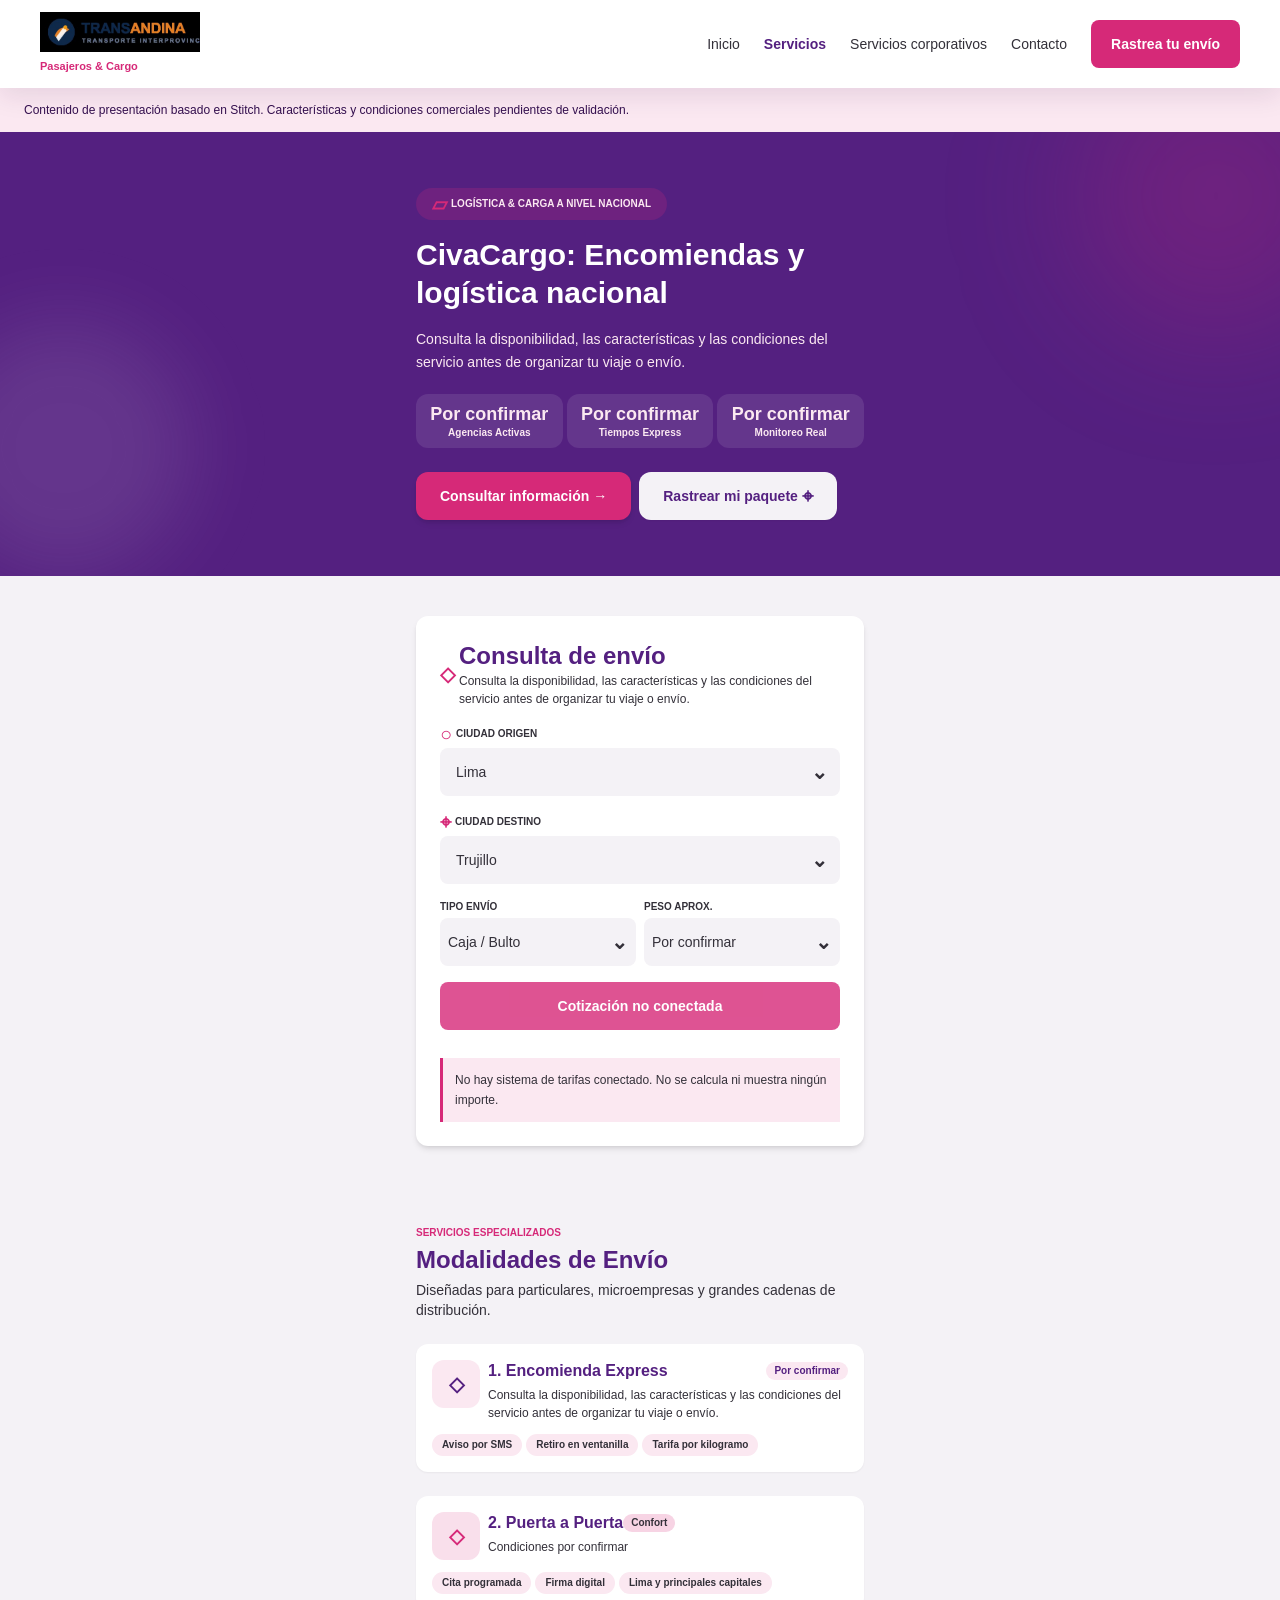
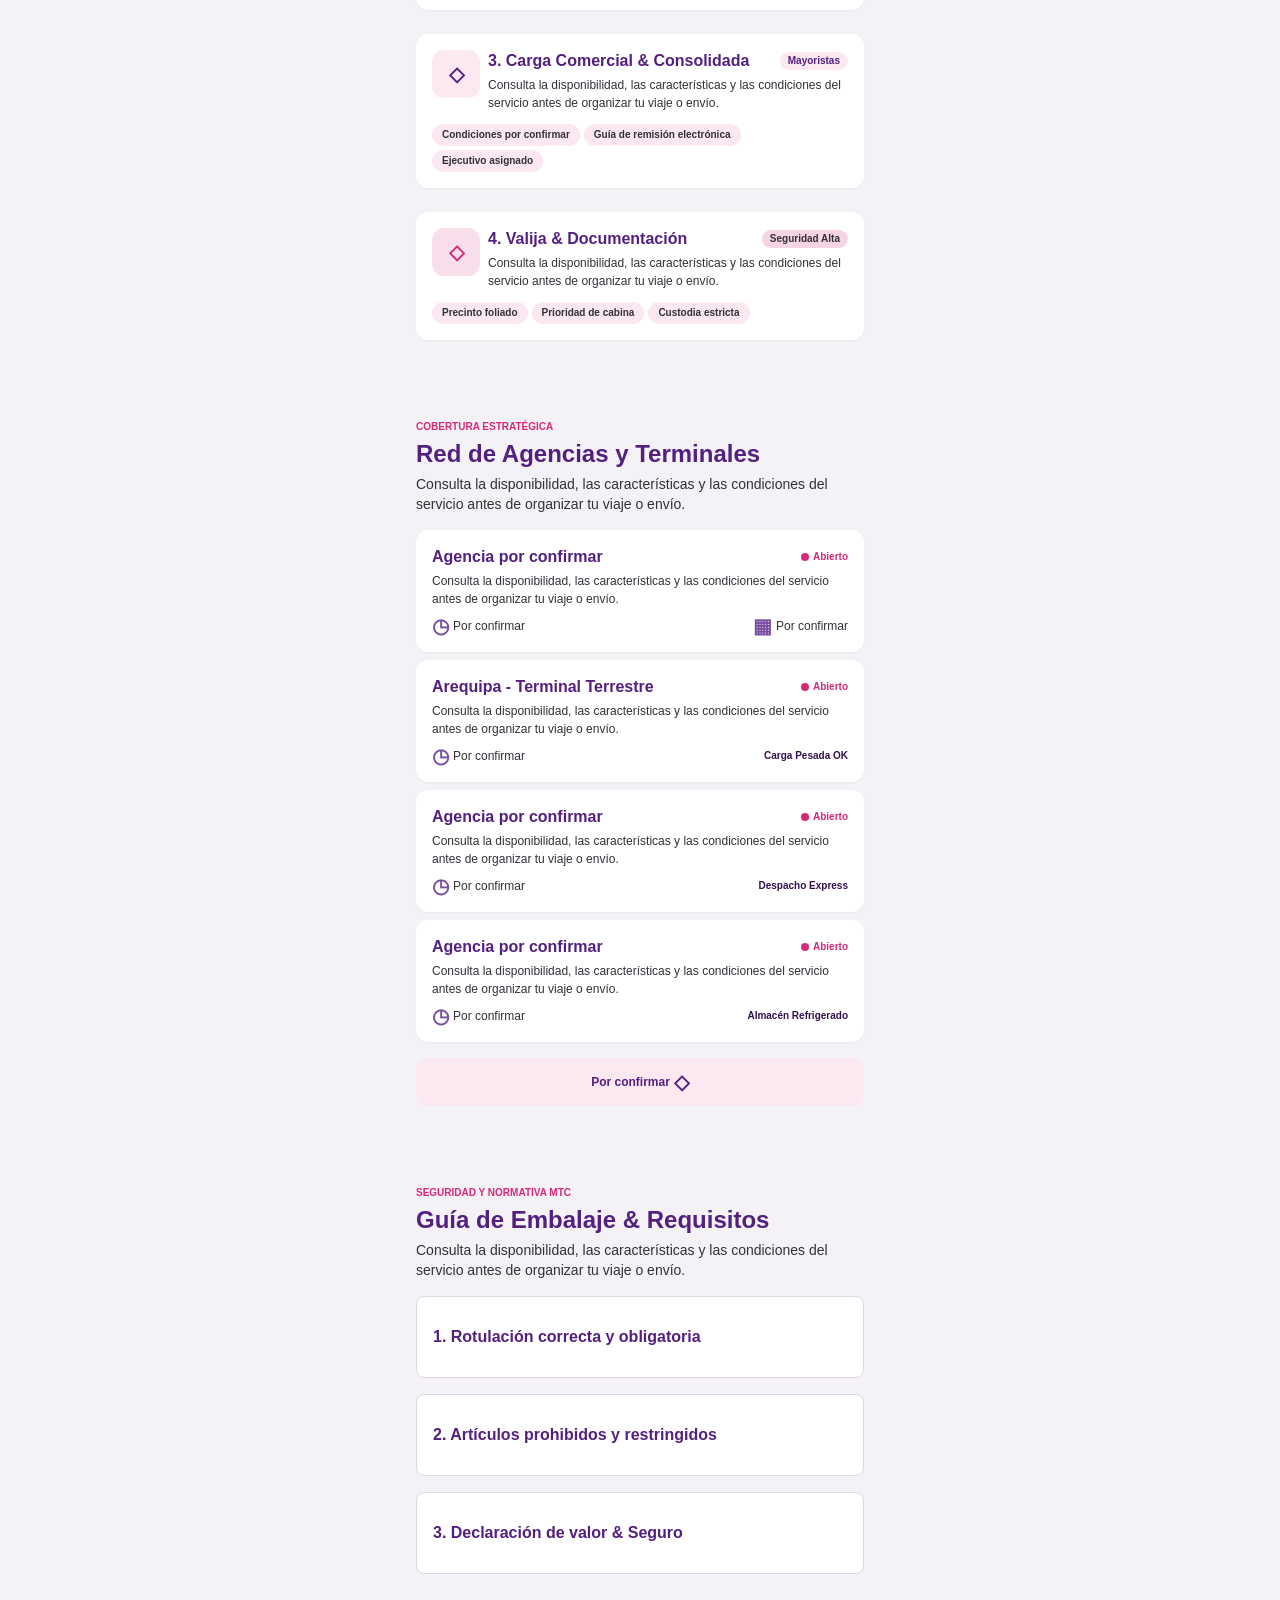
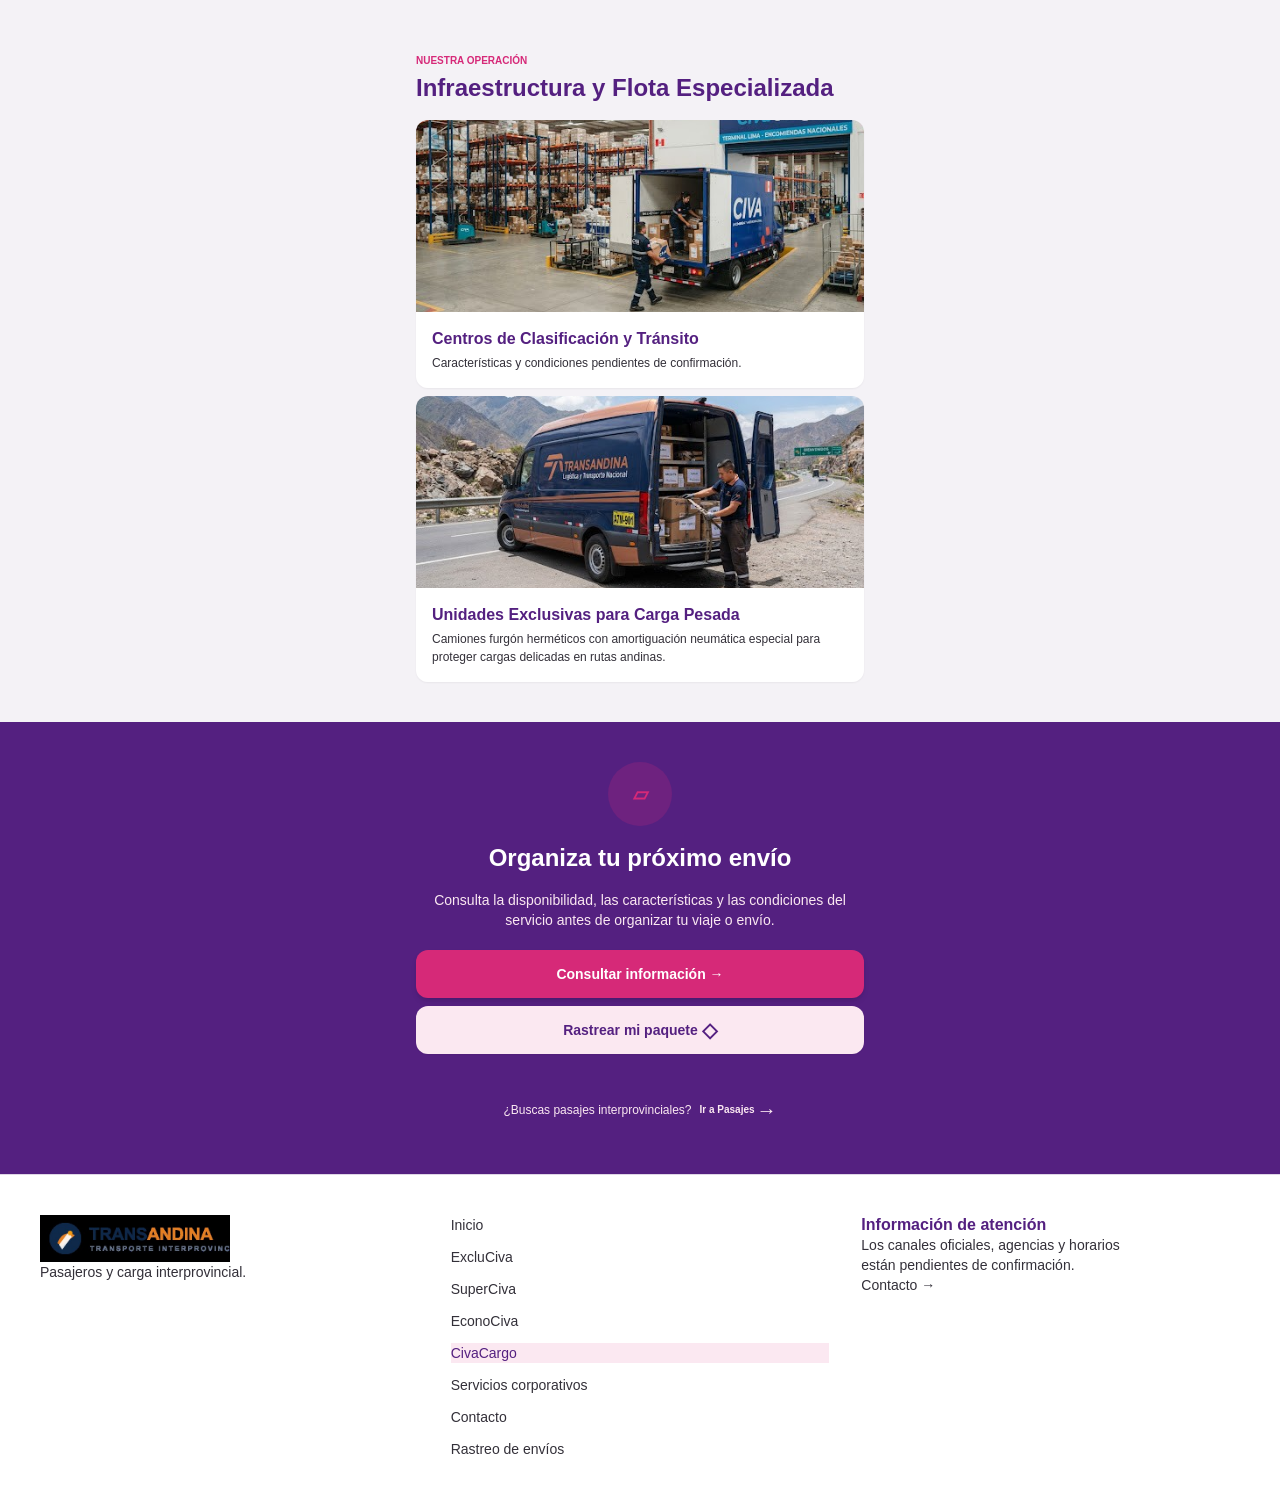
<file: sitio-transporte-html-css/HTML/CiC.html>
<!DOCTYPE html>
<html lang="es">
 <head>
  <meta charset="utf-8"/>
  <meta content="width=device-width, initial-scale=1" name="viewport"/>
  <title>
   CivaCargo | TransAndina
  </title>
  <meta content="CivaCargo: transporte interprovincial y carga. Diseño estático basado en los recursos de Stitch." name="description"/>
  <meta content="CivaCargo | TransAndina" property="og:title"/>
  <meta content="CivaCargo: transporte interprovincial y carga." property="og:description"/>
  <meta content="website" property="og:type"/>
  <meta content="summary_large_image" name="twitter:card"/>
  <meta content="script-src 'none'; object-src 'none'; base-uri 'self'" http-equiv="Content-Security-Policy"/>
  <link href="../CSS/menuETL.css" rel="stylesheet"/>
 </head>
 <body class="bg-background text-body-md text-on-surface antialiased page-cic">
  <header class="site-header">
   <div class="header-inner">
    <a class="brand" href="index.html">
     <img alt="TransAndina, transporte interprovincial" src="../Multimedia/a1bad35fd79f.jpg"/>
     <span>
      Pasajeros &amp; Cargo
     </span>
    </a>
    <nav aria-label="Navegación principal" class="desktop-nav">
     <a href="index.html">
      Inicio
     </a>
     <details class="service-menu">
      <summary>
       Servicios
      </summary>
      <div>
       <a href="index.html">
        Inicio
       </a>
       <a href="ExC.html">
        ExcluCiva
       </a>
       <a href="SuC.html">
        SuperCiva
       </a>
       <a href="EcC.html">
        EconoCiva
       </a>
       <a aria-current="page" href="CiC.html">
        CivaCargo
       </a>
       <a href="ServiciosC.html">
        Servicios corporativos
       </a>
       <a href="Contactos.html">
        Contacto
       </a>
       <a href="Rastrear envio.html">
        Rastreo de envíos
       </a>
      </div>
     </details>
     <a href="ServiciosC.html">
      Servicios corporativos
     </a>
     <a href="Contactos.html">
      Contacto
     </a>
     <a class="action" href="Rastrear envio.html">
      Rastrea tu envío
     </a>
    </nav>
    <details class="mobile-menu">
     <summary aria-label="Abrir menú">
      ☰
      <span>
       Menú
      </span>
     </summary>
     <nav aria-label="Navegación móvil">
      <a href="index.html">
       Inicio
      </a>
      <a href="ExC.html">
       ExcluCiva
      </a>
      <a href="SuC.html">
       SuperCiva
      </a>
      <a href="EcC.html">
       EconoCiva
      </a>
      <a aria-current="page" href="CiC.html">
       CivaCargo
      </a>
      <a href="ServiciosC.html">
       Servicios corporativos
      </a>
      <a href="Contactos.html">
       Contacto
      </a>
      <a href="Rastrear envio.html">
       Rastreo de envíos
      </a>
     </nav>
    </details>
   </div>
  </header>
  <main class="w-full pt-20 bg-background">
   <div class="publication-note">
    Contenido de presentación basado en Stitch. Características y condiciones comerciales pendientes de validación.
   </div>
   <div class="flex flex-col w-full">
    <section class="relative w-full overflow-hidden bg-primary px-gutter py-space-xl text-on-primary">
     <div class="absolute -right-20 -top-20 h-72 w-72 rounded-full bg-secondary-container/20 blur-3xl pointer-events-none">
     </div>
     <div class="absolute -left-16 bottom-0 h-64 w-64 rounded-full bg-surface-variant/10 blur-2xl pointer-events-none">
     </div>
     <div class="relative z-10 flex flex-col gap-space-md max-w-md mx-auto">
      <div class="inline-flex items-center gap-space-xs self-start px-space-md py-1.5 rounded-full bg-secondary-container/20 text-secondary-fixed">
       <span aria-hidden="true" class="material-symbols-outlined text-[16px] text-secondary-container inline-3">
        ▱
       </span>
       <span class="text-label-sm uppercase">
        Logística &amp; Carga a Nivel Nacional
       </span>
      </div>
      <h1 class="text-headline-xl-mobile text-on-primary">
       CivaCargo: Encomiendas y logística nacional
      </h1>
      <p class="text-body-md text-on-primary-container leading-relaxed">
       Consulta la disponibilidad, las características y las condiciones del servicio antes de organizar tu viaje o envío.
      </p>
      <div class="grid grid-cols-3 gap-space-xs pt-space-xs">
       <div class="flex flex-col items-center justify-center p-space-sm rounded-xl bg-surface-container-highest/10 text-center">
        <span class="text-title-lg text-secondary-fixed">
         Por confirmar
        </span>
        <span class="text-label-sm text-on-primary-container">
         Agencias Activas
        </span>
       </div>
       <div class="flex flex-col items-center justify-center p-space-sm rounded-xl bg-surface-container-highest/10 text-center">
        <span class="text-title-lg text-secondary-fixed">
         Por confirmar
        </span>
        <span class="text-label-sm text-on-primary-container">
         Tiempos Express
        </span>
       </div>
       <div class="flex flex-col items-center justify-center p-space-sm rounded-xl bg-surface-container-highest/10 text-center">
        <span class="text-title-lg text-secondary-fixed">
         Por confirmar
        </span>
        <span class="text-label-sm text-on-primary-container">
         Monitoreo Real
        </span>
       </div>
      </div>
      <div class="flex flex-col sm:flex-row gap-space-sm pt-space-sm">
       <a aria-label="Información de contacto; servicio no conectado" class="inline-flex items-center justify-center gap-space-xs h-12 px-space-lg rounded-xl bg-secondary-container text-on-secondary-container text-label-lg shadow-md hover:bg-secondary hover:text-on-secondary transition-all" href="Contactos.html">
        Consultar información →
       </a>
       <a class="inline-flex items-center justify-center gap-space-xs h-12 px-space-lg rounded-xl bg-surface-container-low text-primary text-label-lg shadow-sm hover:bg-surface-container transition-all" href="Rastrear envio.html">
        <span>
         Rastrear mi paquete
        </span>
        <span aria-hidden="true" class="material-symbols-outlined text-[18px]">
         ⌖
        </span>
       </a>
      </div>
     </div>
    </section>
    <section class="w-full px-gutter py-space-xl" id="cotizador">
     <div class="max-w-md mx-auto">
      <div class="rounded-xl bg-surface-container-lowest p-space-lg shadow-md flex flex-col gap-space-md">
       <div class="flex items-center gap-space-xs">
        <span aria-hidden="true" class="material-symbols-outlined text-secondary-container text-[24px]">
         ◇
        </span>
        <div>
         <h2 class="text-headline-lg-mobile text-primary">
          Consulta de envío
         </h2>
         <p class="text-body-sm text-on-surface-variant">
          Consulta la disponibilidad, las características y las condiciones del servicio antes de organizar tu viaje o envío.
         </p>
        </div>
       </div>
       <div class="flex flex-col gap-space-md">
        <div class="flex flex-col gap-1">
         <label class="text-label-sm uppercase text-on-surface-variant flex items-center gap-1" for="origin-city">
          <span aria-hidden="true" class="material-symbols-outlined text-[16px] text-secondary">
           ○
          </span>
          Ciudad Origen
         </label>
         <div class="relative">
          <select class="w-full h-12 px-space-md rounded-lg bg-surface-container-low text-on-surface text-body-md appearance-none focus:outline-none" id="origin-city">
           <option selected="" value="lima">
            Lima
           </option>
           <option value="arequipa">
            Arequipa
           </option>
           <option value="trujillo">
            Trujillo
           </option>
           <option value="chiclayo">
            Chiclayo
           </option>
           <option value="piura">
            Piura
           </option>
           <option value="cusco">
            Cusco
           </option>
          </select>
          <span aria-hidden="true" class="material-symbols-outlined pointer-events-none absolute right-3 top-1/2 -translate-y-1/2 text-on-surface-variant text-[20px]">
           ⌄
          </span>
         </div>
        </div>
        <div class="flex flex-col gap-1">
         <label class="text-label-sm uppercase text-on-surface-variant flex items-center gap-1" for="dest-city">
          <span aria-hidden="true" class="material-symbols-outlined text-[16px] text-secondary-container">
           ⌖
          </span>
          Ciudad Destino
         </label>
         <div class="relative">
          <select class="w-full h-12 px-space-md rounded-lg bg-surface-container-low text-on-surface text-body-md appearance-none focus:outline-none" id="dest-city">
           <option selected="" value="trujillo">
            Trujillo
           </option>
           <option value="arequipa">
            Arequipa
           </option>
           <option value="chiclayo">
            Chiclayo
           </option>
           <option value="piura">
            Piura
           </option>
           <option value="cusco">
            Cusco
           </option>
           <option value="lima">
            Lima
           </option>
          </select>
          <span aria-hidden="true" class="material-symbols-outlined pointer-events-none absolute right-3 top-1/2 -translate-y-1/2 text-on-surface-variant text-[20px]">
           ⌄
          </span>
         </div>
        </div>
        <div class="grid grid-cols-2 gap-space-sm">
         <div class="flex flex-col gap-1">
          <label class="text-label-sm uppercase text-on-surface-variant" for="package-type">
           Tipo Envío
          </label>
          <div class="relative">
           <select class="w-full h-12 px-space-sm rounded-lg bg-surface-container-low text-on-surface text-body-md appearance-none focus:outline-none" id="package-type">
            <option selected="" value="caja">
             Caja / Bulto
            </option>
            <option value="sobre">
             Sobre / Valija
            </option>
            <option value="saco">
             Saco / Atado
            </option>
            <option value="fragil">
             Carga Delicada
            </option>
           </select>
           <span aria-hidden="true" class="material-symbols-outlined pointer-events-none absolute right-2 top-1/2 -translate-y-1/2 text-on-surface-variant text-[18px]">
            ⌄
           </span>
          </div>
         </div>
         <div class="flex flex-col gap-1">
          <label class="text-label-sm uppercase text-on-surface-variant" for="package-weight">
           Peso Aprox.
          </label>
          <div class="relative">
           <select class="w-full h-12 px-space-sm rounded-lg bg-surface-container-low text-on-surface text-body-md appearance-none focus:outline-none" id="package-weight">
            <option value="1">
             Por confirmar
            </option>
            <option selected="" value="2">
             Por confirmar
            </option>
            <option value="3">
             Por confirmar
            </option>
            <option value="4">
             Por confirmar
            </option>
           </select>
           <span aria-hidden="true" class="material-symbols-outlined pointer-events-none absolute right-2 top-1/2 -translate-y-1/2 text-on-surface-variant text-[18px]">
            ⌄
           </span>
          </div>
         </div>
        </div>
        <button class="action" disabled="" type="button">
         Cotización no conectada
        </button>
       </div>
       <p class="status-note">
        No hay sistema de tarifas conectado. No se calcula ni muestra ningún importe.
       </p>
      </div>
     </div>
    </section>
    <section class="w-full px-gutter py-space-xl bg-surface-container-low">
     <div class="max-w-md mx-auto flex flex-col gap-space-lg">
      <div class="flex flex-col gap-1">
       <span class="text-label-sm uppercase text-secondary font-bold font-bold">
        Servicios Especializados
       </span>
       <h2 class="text-headline-lg-mobile text-primary">
        Modalidades de Envío
       </h2>
       <p class="text-body-md text-on-surface-variant">
        Diseñadas para particulares, microempresas y grandes cadenas de distribución.
       </p>
      </div>
      <div class="rounded-xl bg-surface-container-lowest p-space-md shadow-sm flex flex-col gap-space-sm">
       <div class="flex items-start gap-space-sm">
        <div class="flex h-12 w-12 shrink-0 items-center justify-center rounded-xl bg-surface-container-high text-primary">
         <span aria-hidden="true" class="material-symbols-outlined text-[24px]">
          ◇
         </span>
        </div>
        <div class="flex flex-col min-w-0">
         <div class="flex items-center justify-between">
          <h3 class="text-title-md text-primary">
           1. Encomienda Express
          </h3>
          <span class="px-2 py-0.5 rounded-full bg-surface-container text-primary text-label-sm">
           Por confirmar
          </span>
         </div>
         <p class="text-body-sm text-on-surface-variant mt-1">
          Consulta la disponibilidad, las características y las condiciones del servicio antes de organizar tu viaje o envío.
         </p>
        </div>
       </div>
       <div class="flex flex-wrap gap-1 pt-space-xs">
        <span class="px-2.5 py-1 rounded-full bg-surface-container text-label-sm text-on-surface-variant">
         Aviso por SMS
        </span>
        <span class="px-2.5 py-1 rounded-full bg-surface-container text-label-sm text-on-surface-variant">
         Retiro en ventanilla
        </span>
        <span class="px-2.5 py-1 rounded-full bg-surface-container text-label-sm text-on-surface-variant">
         Tarifa por kilogramo
        </span>
       </div>
      </div>
      <div class="rounded-xl bg-surface-container-lowest p-space-md shadow-sm flex flex-col gap-space-sm">
       <div class="flex items-start gap-space-sm">
        <div class="flex h-12 w-12 shrink-0 items-center justify-center rounded-xl bg-secondary-container/15 text-secondary-container">
         <span aria-hidden="true" class="material-symbols-outlined text-[24px]">
          ◇
         </span>
        </div>
        <div class="flex flex-col min-w-0">
         <div class="flex items-center justify-between">
          <h3 class="text-title-md text-primary">
           2. Puerta a Puerta
          </h3>
          <span class="px-2 py-0.5 rounded-full bg-secondary-container/20 text-on-secondary-fixed-variant text-label-sm">
           Confort
          </span>
         </div>
         <p class="text-body-sm text-on-surface-variant mt-1">
          Condiciones por confirmar
         </p>
        </div>
       </div>
       <div class="flex flex-wrap gap-1 pt-space-xs">
        <span class="px-2.5 py-1 rounded-full bg-surface-container text-label-sm text-on-surface-variant">
         Cita programada
        </span>
        <span class="px-2.5 py-1 rounded-full bg-surface-container text-label-sm text-on-surface-variant">
         Firma digital
        </span>
        <span class="px-2.5 py-1 rounded-full bg-surface-container text-label-sm text-on-surface-variant">
         Lima y principales capitales
        </span>
       </div>
      </div>
      <div class="rounded-xl bg-surface-container-lowest p-space-md shadow-sm flex flex-col gap-space-sm">
       <div class="flex items-start gap-space-sm">
        <div class="flex h-12 w-12 shrink-0 items-center justify-center rounded-xl bg-surface-container-high text-primary">
         <span aria-hidden="true" class="material-symbols-outlined text-[24px]">
          ◇
         </span>
        </div>
        <div class="flex flex-col min-w-0">
         <div class="flex items-center justify-between">
          <h3 class="text-title-md text-primary">
           3. Carga Comercial &amp; Consolidada
          </h3>
          <span class="px-2 py-0.5 rounded-full bg-surface-container text-primary text-label-sm">
           Mayoristas
          </span>
         </div>
         <p class="text-body-sm text-on-surface-variant mt-1">
          Consulta la disponibilidad, las características y las condiciones del servicio antes de organizar tu viaje o envío.
         </p>
        </div>
       </div>
       <div class="flex flex-wrap gap-1 pt-space-xs">
        <span class="px-2.5 py-1 rounded-full bg-surface-container text-label-sm text-on-surface-variant">
         Condiciones por confirmar
        </span>
        <span class="px-2.5 py-1 rounded-full bg-surface-container text-label-sm text-on-surface-variant">
         Guía de remisión electrónica
        </span>
        <span class="px-2.5 py-1 rounded-full bg-surface-container text-label-sm text-on-surface-variant">
         Ejecutivo asignado
        </span>
       </div>
      </div>
      <div class="rounded-xl bg-surface-container-lowest p-space-md shadow-sm flex flex-col gap-space-sm">
       <div class="flex items-start gap-space-sm">
        <div class="flex h-12 w-12 shrink-0 items-center justify-center rounded-xl bg-secondary-container/15 text-secondary-container">
         <span aria-hidden="true" class="material-symbols-outlined text-[24px]">
          ◇
         </span>
        </div>
        <div class="flex flex-col min-w-0">
         <div class="flex items-center justify-between">
          <h3 class="text-title-md text-primary">
           4. Valija &amp; Documentación
          </h3>
          <span class="px-2 py-0.5 rounded-full bg-secondary-container/20 text-on-secondary-fixed-variant text-label-sm">
           Seguridad Alta
          </span>
         </div>
         <p class="text-body-sm text-on-surface-variant mt-1">
          Consulta la disponibilidad, las características y las condiciones del servicio antes de organizar tu viaje o envío.
         </p>
        </div>
       </div>
       <div class="flex flex-wrap gap-1 pt-space-xs">
        <span class="px-2.5 py-1 rounded-full bg-surface-container text-label-sm text-on-surface-variant">
         Precinto foliado
        </span>
        <span class="px-2.5 py-1 rounded-full bg-surface-container text-label-sm text-on-surface-variant">
         Prioridad de cabina
        </span>
        <span class="px-2.5 py-1 rounded-full bg-surface-container text-label-sm text-on-surface-variant">
         Custodia estricta
        </span>
       </div>
      </div>
     </div>
    </section>
    <section class="w-full px-gutter py-space-xl">
     <div class="max-w-md mx-auto flex flex-col gap-space-md">
      <div class="flex flex-col gap-1">
       <span class="text-label-sm uppercase text-secondary font-bold font-bold">
        Cobertura Estratégica
       </span>
       <h2 class="text-headline-lg-mobile text-primary">
        Red de Agencias y Terminales
       </h2>
       <p class="text-body-md text-on-surface-variant">
        Consulta la disponibilidad, las características y las condiciones del servicio antes de organizar tu viaje o envío.
       </p>
      </div>
      <div class="flex flex-col gap-space-sm">
       <div class="p-space-md rounded-xl bg-surface-container-lowest shadow-sm flex flex-col gap-space-xs">
        <div class="flex items-center justify-between">
         <span class="text-title-md text-primary">
          Agencia por confirmar
         </span>
         <span class="inline-flex items-center gap-1 text-label-sm text-secondary font-bold font-bold">
          <span class="w-2 h-2 rounded-full bg-secondary-container">
          </span>
          Abierto
         </span>
        </div>
        <p class="text-body-sm text-on-surface-variant">
         Consulta la disponibilidad, las características y las condiciones del servicio antes de organizar tu viaje o envío.
        </p>
        <div class="flex items-center justify-between pt-space-xs text-on-surface-variant text-body-sm">
         <span class="flex items-center gap-1">
          <span aria-hidden="true" class="material-symbols-outlined text-[16px] text-outline">
           ◷
          </span>
          Por confirmar
         </span>
         <span class="flex items-center gap-1">
          <span aria-hidden="true" class="material-symbols-outlined text-[16px] text-outline">
           ▦
          </span>
          Por confirmar
         </span>
        </div>
       </div>
       <div class="p-space-md rounded-xl bg-surface-container-lowest shadow-sm flex flex-col gap-space-xs">
        <div class="flex items-center justify-between">
         <span class="text-title-md text-primary">
          Arequipa - Terminal Terrestre
         </span>
         <span class="inline-flex items-center gap-1 text-label-sm text-secondary font-bold font-bold">
          <span class="w-2 h-2 rounded-full bg-secondary-container">
          </span>
          Abierto
         </span>
        </div>
        <p class="text-body-sm text-on-surface-variant">
         Consulta la disponibilidad, las características y las condiciones del servicio antes de organizar tu viaje o envío.
        </p>
        <div class="flex items-center justify-between pt-space-xs text-on-surface-variant text-body-sm">
         <span class="flex items-center gap-1">
          <span aria-hidden="true" class="material-symbols-outlined text-[16px] text-outline">
           ◷
          </span>
          Por confirmar
         </span>
         <span class="text-label-sm text-primary-container font-bold font-bold">
          Carga Pesada OK
         </span>
        </div>
       </div>
       <div class="p-space-md rounded-xl bg-surface-container-lowest shadow-sm flex flex-col gap-space-xs">
        <div class="flex items-center justify-between">
         <span class="text-title-md text-primary">
          Agencia por confirmar
         </span>
         <span class="inline-flex items-center gap-1 text-label-sm text-secondary font-bold font-bold">
          <span class="w-2 h-2 rounded-full bg-secondary-container">
          </span>
          Abierto
         </span>
        </div>
        <p class="text-body-sm text-on-surface-variant">
         Consulta la disponibilidad, las características y las condiciones del servicio antes de organizar tu viaje o envío.
        </p>
        <div class="flex items-center justify-between pt-space-xs text-on-surface-variant text-body-sm">
         <span class="flex items-center gap-1">
          <span aria-hidden="true" class="material-symbols-outlined text-[16px] text-outline">
           ◷
          </span>
          Por confirmar
         </span>
         <span class="text-label-sm text-primary-container font-bold font-bold">
          Despacho Express
         </span>
        </div>
       </div>
       <div class="p-space-md rounded-xl bg-surface-container-lowest shadow-sm flex flex-col gap-space-xs">
        <div class="flex items-center justify-between">
         <span class="text-title-md text-primary">
          Agencia por confirmar
         </span>
         <span class="inline-flex items-center gap-1 text-label-sm text-secondary font-bold font-bold">
          <span class="w-2 h-2 rounded-full bg-secondary-container">
          </span>
          Abierto
         </span>
        </div>
        <p class="text-body-sm text-on-surface-variant">
         Consulta la disponibilidad, las características y las condiciones del servicio antes de organizar tu viaje o envío.
        </p>
        <div class="flex items-center justify-between pt-space-xs text-on-surface-variant text-body-sm">
         <span class="flex items-center gap-1">
          <span aria-hidden="true" class="material-symbols-outlined text-[16px] text-outline">
           ◷
          </span>
          Por confirmar
         </span>
         <span class="text-label-sm text-primary-container font-bold font-bold">
          Almacén Refrigerado
         </span>
        </div>
       </div>
      </div>
      <a class="inline-flex items-center justify-center gap-space-xs h-12 rounded-xl bg-surface-container-high text-primary text-label-md hover:bg-surface-variant transition-colors" href="Contactos.html">
       <span>
        Por confirmar
       </span>
       <span aria-hidden="true" class="material-symbols-outlined text-[18px]">
        ◇
       </span>
      </a>
     </div>
    </section>
    <section class="w-full px-gutter py-space-xl bg-surface-container-low">
     <div class="max-w-md mx-auto flex flex-col gap-space-md">
      <div class="flex flex-col gap-1">
       <span class="text-label-sm uppercase text-secondary font-bold font-bold">
        Seguridad y Normativa MTC
       </span>
       <h2 class="text-headline-lg-mobile text-primary">
        Guía de Embalaje &amp; Requisitos
       </h2>
       <p class="text-body-md text-on-surface-variant">
        Consulta la disponibilidad, las características y las condiciones del servicio antes de organizar tu viaje o envío.
       </p>
      </div>
      <details class="cargo-details">
       <summary>
        1. Rotulación correcta y obligatoria
       </summary>
       <p class="faq-answer">
        Los requisitos de embalaje, los artículos admitidos y las condiciones de cobertura están pendientes de confirmación.
       </p>
      </details>
      <details class="cargo-details">
       <summary>
        2. Artículos prohibidos y restringidos
       </summary>
       <p class="faq-answer">
        Los requisitos de embalaje, los artículos admitidos y las condiciones de cobertura están pendientes de confirmación.
       </p>
      </details>
      <details class="cargo-details">
       <summary>
        3. Declaración de valor &amp; Seguro
       </summary>
       <p class="faq-answer">
        Los requisitos de embalaje, los artículos admitidos y las condiciones de cobertura están pendientes de confirmación.
       </p>
      </details>
     </div>
    </section>
    <section class="w-full px-gutter py-space-xl">
     <div class="max-w-md mx-auto flex flex-col gap-space-md">
      <div class="flex flex-col gap-1">
       <span class="text-label-sm uppercase text-secondary font-bold font-bold">
        Nuestra Operación
       </span>
       <h2 class="text-headline-lg-mobile text-primary">
        Infraestructura y Flota Especializada
       </h2>
      </div>
      <div class="flex flex-col gap-space-sm">
       <div class="relative overflow-hidden rounded-xl shadow-sm">
        <img alt="Centro de carga con paquetes y vehículo de reparto" aria-label="Warehouse logistics terminal showing clean modern shelves and cargo personnel loading parcels into an ultramarine blue truck under soft industrial lighting, professional transport operation in Lima Peru." class="w-full h-48 object-cover" loading="lazy" role="img" src="../Multimedia/d2d547835d83.jpg"/>
        <div class="p-space-md bg-surface-container-lowest flex flex-col gap-1">
         <span class="text-title-md text-primary">
          Centros de Clasificación y Tránsito
         </span>
         <p class="text-body-sm text-on-surface-variant">
          Características y condiciones pendientes de confirmación.
         </p>
        </div>
       </div>
       <div class="relative overflow-hidden rounded-xl shadow-sm">
        <img alt="Vehículo de carga en una carretera de montaña" aria-label="Modern logistics freight van with copper and navy blue TransAndina livery parked on a sunny Peruvian highway, driver inspecting strapped secure packages, authoritative and reliable transit." class="w-full h-48 object-cover" loading="lazy" role="img" src="../Multimedia/ac2cbbb9e61d.jpg"/>
        <div class="p-space-md bg-surface-container-lowest flex flex-col gap-1">
         <span class="text-title-md text-primary">
          Unidades Exclusivas para Carga Pesada
         </span>
         <p class="text-body-sm text-on-surface-variant">
          Camiones furgón herméticos con amortiguación neumática especial para proteger cargas delicadas en rutas andinas.
         </p>
        </div>
       </div>
      </div>
     </div>
    </section>
    <section class="w-full px-gutter py-space-xl bg-primary text-on-primary">
     <div class="max-w-md mx-auto flex flex-col items-center text-center gap-space-md">
      <div class="h-16 w-16 rounded-full bg-secondary-container/20 flex items-center justify-center text-secondary-container">
       <span aria-hidden="true" class="material-symbols-outlined text-[32px]">
        ▱
       </span>
      </div>
      <h2 class="text-headline-lg-mobile text-on-primary">
       Organiza tu próximo envío
      </h2>
      <p class="text-body-md text-on-primary-container">
       Consulta la disponibilidad, las características y las condiciones del servicio antes de organizar tu viaje o envío.
      </p>
      <div class="flex flex-col w-full gap-space-sm pt-space-xs">
       <a aria-label="Información de contacto; servicio no conectado" class="inline-flex items-center justify-center gap-space-xs h-12 w-full rounded-xl bg-secondary-container text-on-secondary-container text-label-lg shadow-md hover:bg-secondary hover:text-on-secondary transition-all" href="Contactos.html">
        Consultar información →
       </a>
       <a class="inline-flex items-center justify-center gap-space-xs h-12 w-full rounded-xl bg-surface-container-high text-primary text-label-lg shadow-sm hover:bg-surface-variant transition-all" href="Rastrear envio.html">
        <span>
         Rastrear mi paquete
        </span>
        <span aria-hidden="true" class="material-symbols-outlined text-[18px]">
         ◇
        </span>
       </a>
      </div>
      <div class="pt-space-md flex items-center justify-center gap-2">
       <span class="text-body-sm text-on-primary-container">
        ¿Buscas pasajes interprovinciales?
       </span>
       <a class="text-label-sm text-secondary-fixed hover:underline flex items-center gap-0.5" href="index.html">
        <span>
         Ir a Pasajes
        </span>
        <span aria-hidden="true" class="material-symbols-outlined text-[14px]">
         →
        </span>
       </a>
      </div>
     </div>
    </section>
   </div>
  </main>
  <footer class="site-footer">
   <div class="footer-inner">
    <div>
     <img alt="TransAndina, transporte interprovincial" src="../Multimedia/a1bad35fd79f.jpg"/>
     <p>
      Pasajeros y carga interprovincial.
     </p>
    </div>
    <nav aria-label="Enlaces del pie de página">
     <a href="index.html">
      Inicio
     </a>
     <a href="ExC.html">
      ExcluCiva
     </a>
     <a href="SuC.html">
      SuperCiva
     </a>
     <a href="EcC.html">
      EconoCiva
     </a>
     <a aria-current="page" href="CiC.html">
      CivaCargo
     </a>
     <a href="ServiciosC.html">
      Servicios corporativos
     </a>
     <a href="Contactos.html">
      Contacto
     </a>
     <a href="Rastrear envio.html">
      Rastreo de envíos
     </a>
    </nav>
    <div>
     <h2>
      Información de atención
     </h2>
     <p>
      Los canales oficiales, agencias y horarios están pendientes de confirmación.
     </p>
     <a href="Contactos.html">
      Contacto →
     </a>
    </div>
   </div>
  </footer>
 </body>
</html>
</file>
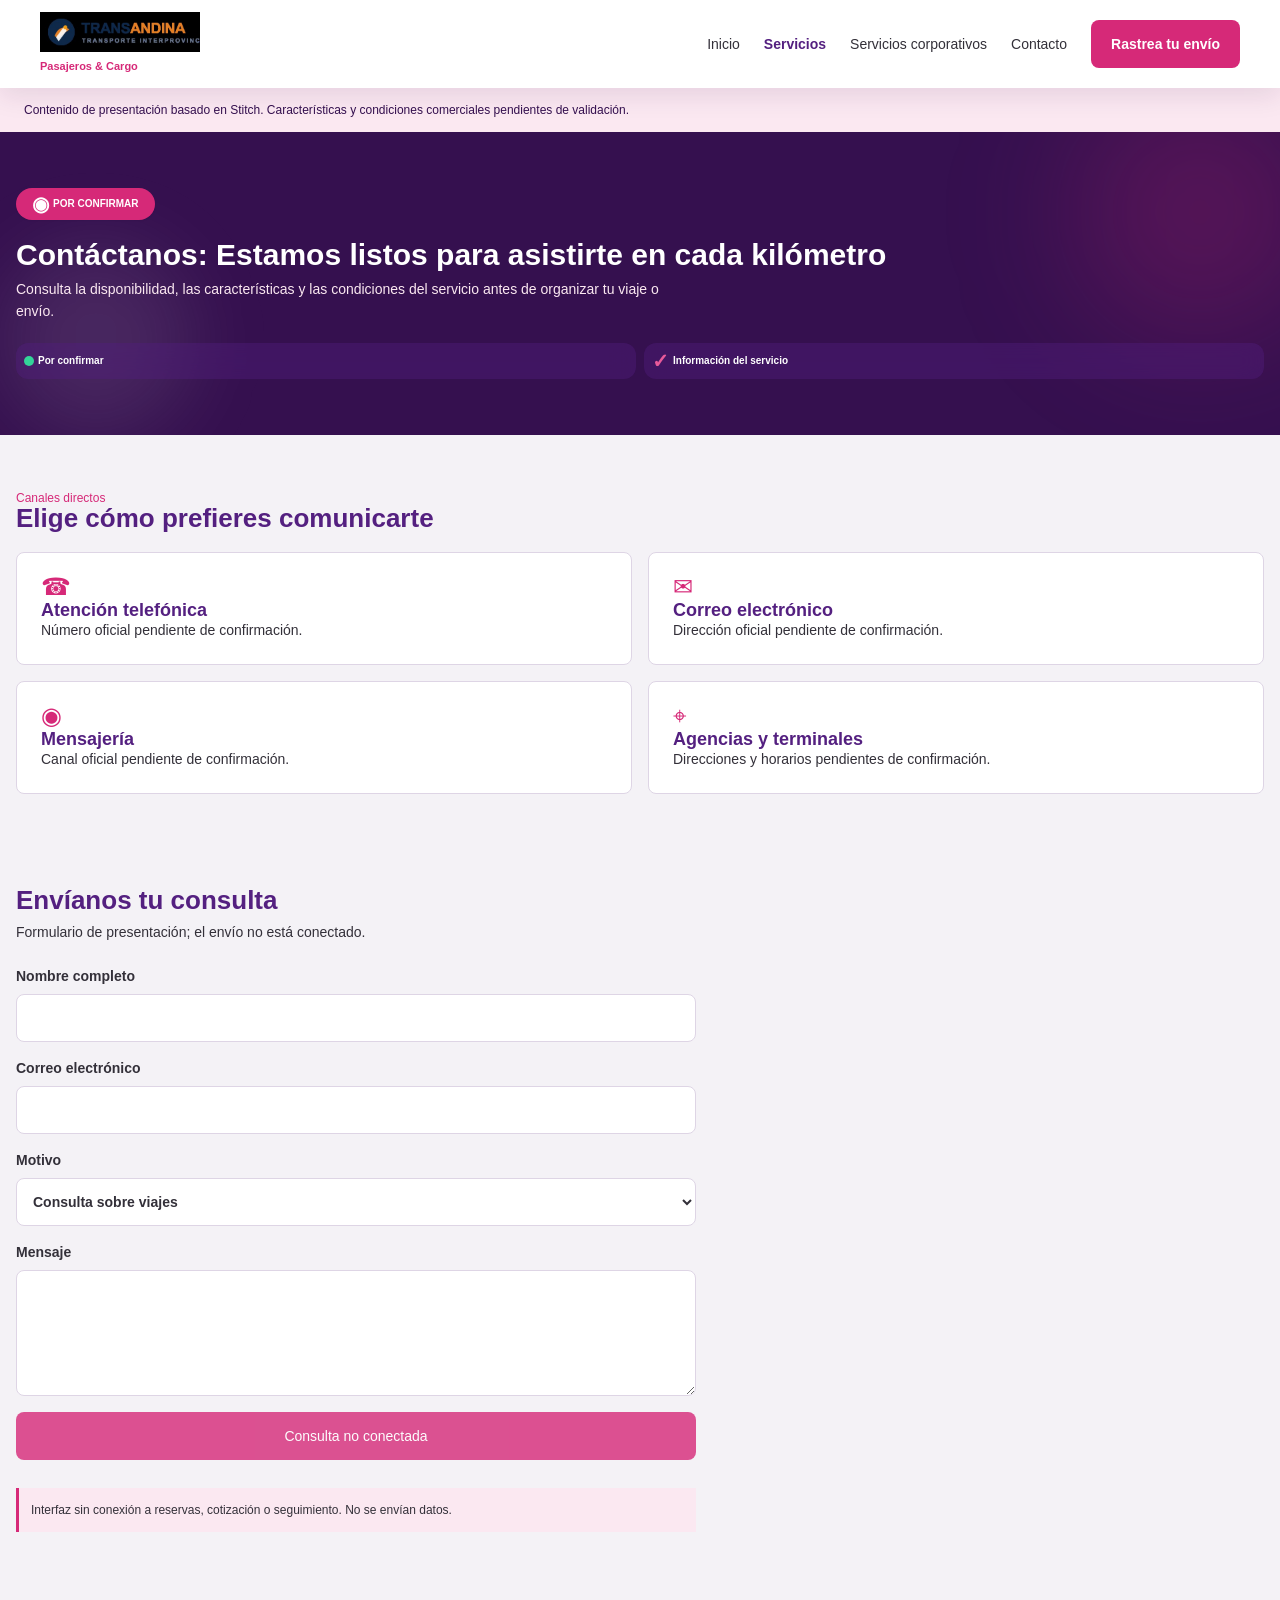
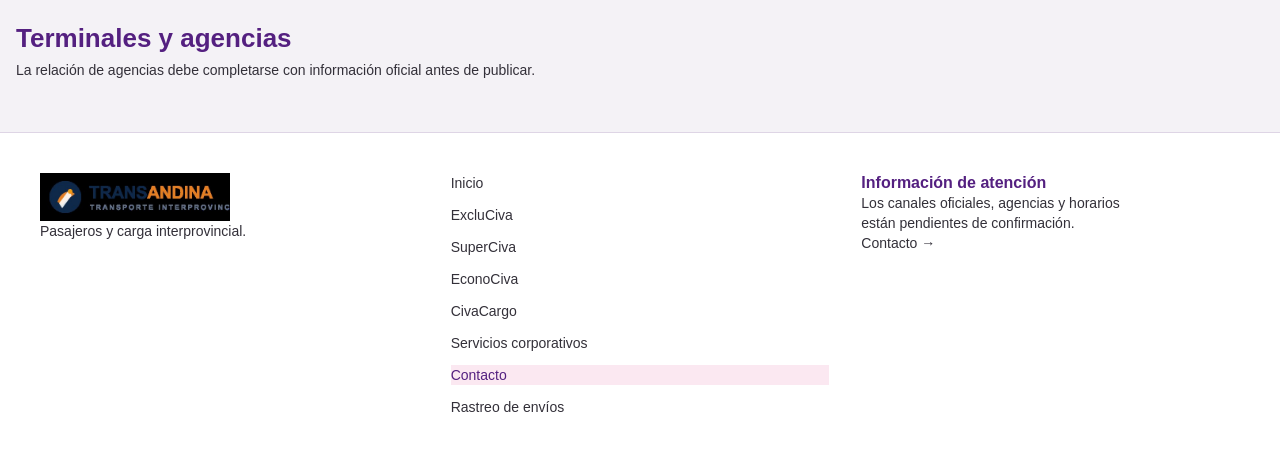
<file: sitio-transporte-html-css/HTML/Contactos.html>
<!DOCTYPE html>
<html lang="es">
 <head>
  <meta charset="utf-8"/>
  <meta content="width=device-width, initial-scale=1" name="viewport"/>
  <title>
   Contacto | TransAndina
  </title>
  <meta content="Contacto: transporte interprovincial y carga. Diseño estático basado en los recursos de Stitch." name="description"/>
  <meta content="Contacto | TransAndina" property="og:title"/>
  <meta content="Contacto: transporte interprovincial y carga." property="og:description"/>
  <meta content="website" property="og:type"/>
  <meta content="summary_large_image" name="twitter:card"/>
  <meta content="script-src 'none'; object-src 'none'; base-uri 'self'" http-equiv="Content-Security-Policy"/>
  <link href="../CSS/menuETL.css" rel="stylesheet"/>
 </head>
 <body class="bg-background text-body-md text-on-surface antialiased page-contactos">
  <header class="site-header">
   <div class="header-inner">
    <a class="brand" href="index.html">
     <img alt="TransAndina, transporte interprovincial" src="../Multimedia/a1bad35fd79f.jpg"/>
     <span>
      Pasajeros &amp; Cargo
     </span>
    </a>
    <nav aria-label="Navegación principal" class="desktop-nav">
     <a href="index.html">
      Inicio
     </a>
     <details class="service-menu">
      <summary>
       Servicios
      </summary>
      <div>
       <a href="index.html">
        Inicio
       </a>
       <a href="ExC.html">
        ExcluCiva
       </a>
       <a href="SuC.html">
        SuperCiva
       </a>
       <a href="EcC.html">
        EconoCiva
       </a>
       <a href="CiC.html">
        CivaCargo
       </a>
       <a href="ServiciosC.html">
        Servicios corporativos
       </a>
       <a aria-current="page" href="Contactos.html">
        Contacto
       </a>
       <a href="Rastrear envio.html">
        Rastreo de envíos
       </a>
      </div>
     </details>
     <a href="ServiciosC.html">
      Servicios corporativos
     </a>
     <a href="Contactos.html">
      Contacto
     </a>
     <a class="action" href="Rastrear envio.html">
      Rastrea tu envío
     </a>
    </nav>
    <details class="mobile-menu">
     <summary aria-label="Abrir menú">
      ☰
      <span>
       Menú
      </span>
     </summary>
     <nav aria-label="Navegación móvil">
      <a href="index.html">
       Inicio
      </a>
      <a href="ExC.html">
       ExcluCiva
      </a>
      <a href="SuC.html">
       SuperCiva
      </a>
      <a href="EcC.html">
       EconoCiva
      </a>
      <a href="CiC.html">
       CivaCargo
      </a>
      <a href="ServiciosC.html">
       Servicios corporativos
      </a>
      <a aria-current="page" href="Contactos.html">
       Contacto
      </a>
      <a href="Rastrear envio.html">
       Rastreo de envíos
      </a>
     </nav>
    </details>
   </div>
  </header>
  <main class="w-full pt-20 bg-background">
   <div class="publication-note">
    Contenido de presentación basado en Stitch. Características y condiciones comerciales pendientes de validación.
   </div>
   <div class="flex flex-col w-full">
    <section class="relative w-full px-gutter py-space-xl overflow-hidden bg-primary-container text-on-primary">
     <div class="absolute -top-12 -right-12 w-64 h-64 rounded-full bg-secondary-container/20 blur-3xl pointer-events-none">
     </div>
     <div class="absolute bottom-0 left-0 w-48 h-48 rounded-full bg-surface-variant/10 blur-2xl pointer-events-none">
     </div>
     <div class="relative z-10 max-w-[1280px] mx-auto flex flex-col gap-space-md">
      <div class="inline-flex items-center gap-space-xs self-start px-space-md py-1.5 rounded-full bg-secondary-container text-on-secondary-container shadow-sm">
       <span aria-hidden="true" class="material-symbols-outlined text-[16px]">
        ◉
       </span>
       <span class="text-label-sm uppercase font-bold font-bold">
        Por confirmar
       </span>
      </div>
      <div class="flex flex-col gap-space-xs">
       <h1 class="text-headline-xl-mobile text-on-primary leading-tight">
        Contáctanos: Estamos listos para asistirte en cada kilómetro
       </h1>
       <p class="text-body-md text-on-primary-container max-w-2xl leading-relaxed">
        Consulta la disponibilidad, las características y las condiciones del servicio antes de organizar tu viaje o envío.
       </p>
      </div>
      <div class="grid grid-cols-2 gap-space-sm pt-space-xs">
       <div class="flex items-center gap-space-xs p-space-sm rounded-xl bg-primary/40 backdrop-blur-md">
        <span class="w-2.5 h-2.5 rounded-full bg-emerald-400">
        </span>
        <span class="text-label-sm text-on-primary">
         Por confirmar
        </span>
       </div>
       <div class="flex items-center gap-space-xs p-space-sm rounded-xl bg-primary/40 backdrop-blur-md">
        <span aria-hidden="true" class="material-symbols-outlined text-[16px] text-secondary-fixed-dim">
         ✓
        </span>
        <span class="text-label-sm text-on-primary">
         Información del servicio
        </span>
       </div>
      </div>
     </div>
    </section>
    <div class="w-full max-w-[1280px] mx-auto px-gutter py-space-lg flex flex-col gap-space-xl">
     <section class="contact-section">
      <span class="eyebrow">
       Canales directos
      </span>
      <h2>
       Elige cómo prefieres comunicarte
      </h2>
      <div class="contact-grid">
       <article>
        <span class="contact-icon">
         ☎
        </span>
        <h3>
         Atención telefónica
        </h3>
        <p>
         Número oficial pendiente de confirmación.
        </p>
       </article>
       <article>
        <span class="contact-icon">
         ✉
        </span>
        <h3>
         Correo electrónico
        </h3>
        <p>
         Dirección oficial pendiente de confirmación.
        </p>
       </article>
       <article>
        <span class="contact-icon">
         ◉
        </span>
        <h3>
         Mensajería
        </h3>
        <p>
         Canal oficial pendiente de confirmación.
        </p>
       </article>
       <article>
        <span class="contact-icon">
         ⌖
        </span>
        <h3>
         Agencias y terminales
        </h3>
        <p>
         Direcciones y horarios pendientes de confirmación.
        </p>
       </article>
      </div>
     </section>
     <section class="contact-section">
      <h2>
       Envíanos tu consulta
      </h2>
      <p>
       Formulario de presentación; el envío no está conectado.
      </p>
      <form class="static-form">
       <label>
        Nombre completo
        <input autocomplete="name" name="nombre"/>
       </label>
       <label>
        Correo electrónico
        <input autocomplete="email" name="correo" type="email"/>
       </label>
       <label>
        Motivo
        <select name="motivo">
         <option>
          Consulta sobre viajes
         </option>
         <option>
          Consulta sobre carga
         </option>
         <option>
          Servicios corporativos
         </option>
        </select>
       </label>
       <label>
        Mensaje
        <textarea name="mensaje" rows="5"></textarea>
       </label>
       <button disabled="" type="button">
        Consulta no conectada
       </button>
       <p class="status-note">
        Interfaz sin conexión a reservas, cotización o seguimiento. No se envían datos.
       </p>
      </form>
     </section>
     <section class="contact-section">
      <h2>
       Terminales y agencias
      </h2>
      <p>
       La relación de agencias debe completarse con información oficial antes de publicar.
      </p>
     </section>
    </div>
   </div>
  </main>
  <footer class="site-footer">
   <div class="footer-inner">
    <div>
     <img alt="TransAndina, transporte interprovincial" src="../Multimedia/a1bad35fd79f.jpg"/>
     <p>
      Pasajeros y carga interprovincial.
     </p>
    </div>
    <nav aria-label="Enlaces del pie de página">
     <a href="index.html">
      Inicio
     </a>
     <a href="ExC.html">
      ExcluCiva
     </a>
     <a href="SuC.html">
      SuperCiva
     </a>
     <a href="EcC.html">
      EconoCiva
     </a>
     <a href="CiC.html">
      CivaCargo
     </a>
     <a href="ServiciosC.html">
      Servicios corporativos
     </a>
     <a aria-current="page" href="Contactos.html">
      Contacto
     </a>
     <a href="Rastrear envio.html">
      Rastreo de envíos
     </a>
    </nav>
    <div>
     <h2>
      Información de atención
     </h2>
     <p>
      Los canales oficiales, agencias y horarios están pendientes de confirmación.
     </p>
     <a href="Contactos.html">
      Contacto →
     </a>
    </div>
   </div>
  </footer>
 </body>
</html>
</file>
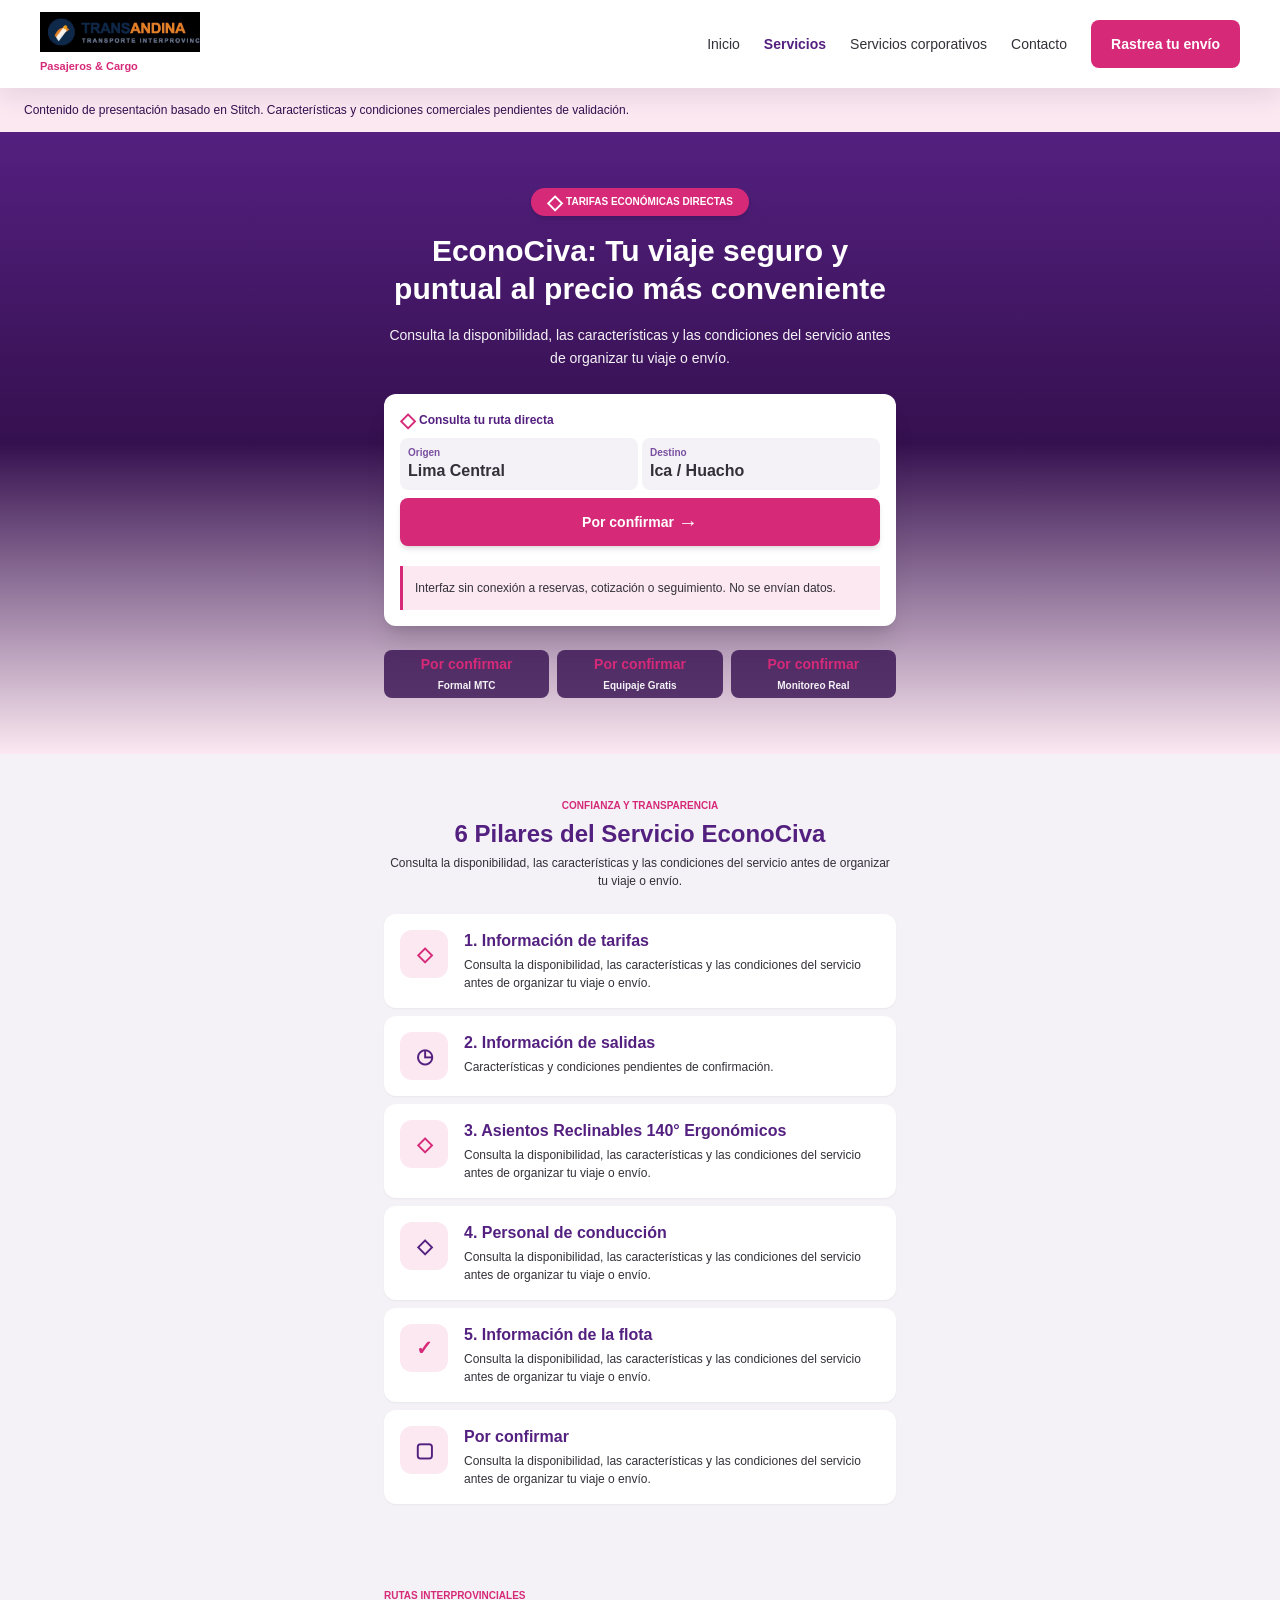
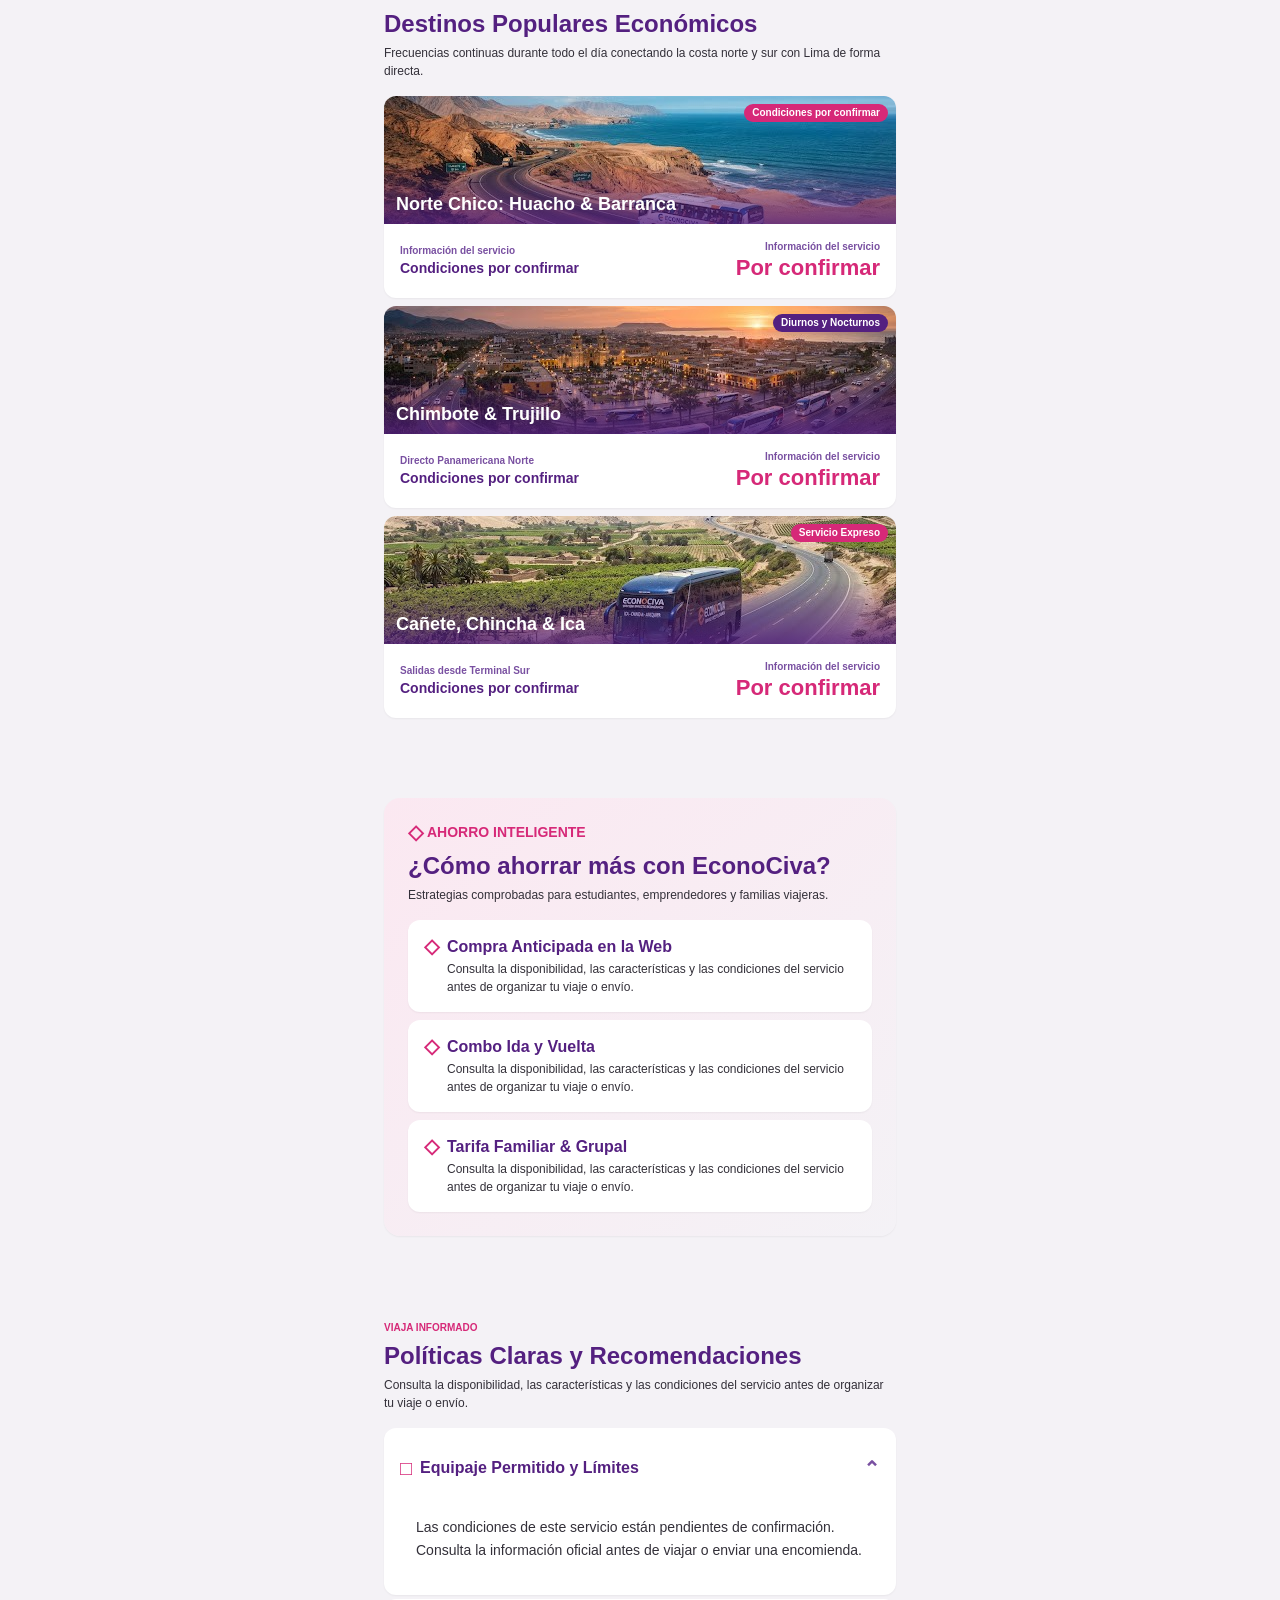
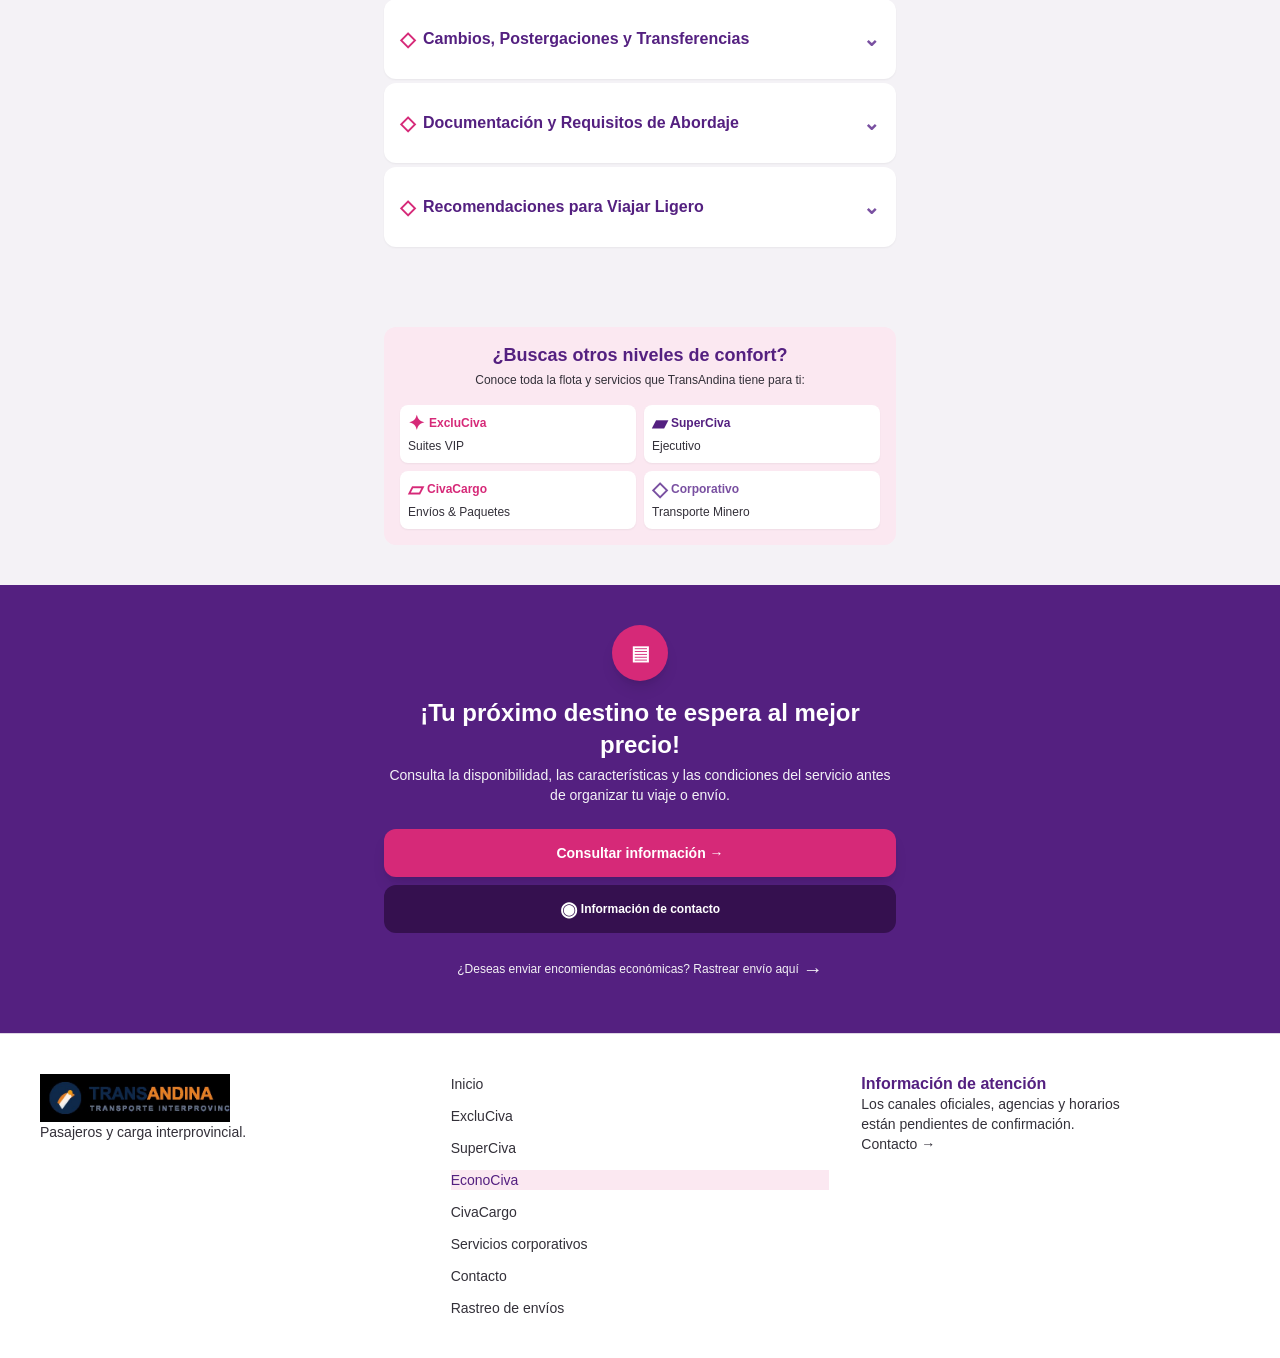
<file: sitio-transporte-html-css/HTML/EcC.html>
<!DOCTYPE html>
<html lang="es">
 <head>
  <meta charset="utf-8"/>
  <meta content="width=device-width, initial-scale=1" name="viewport"/>
  <title>
   EconoCiva | TransAndina
  </title>
  <meta content="EconoCiva: transporte interprovincial y carga. Diseño estático basado en los recursos de Stitch." name="description"/>
  <meta content="EconoCiva | TransAndina" property="og:title"/>
  <meta content="EconoCiva: transporte interprovincial y carga." property="og:description"/>
  <meta content="website" property="og:type"/>
  <meta content="summary_large_image" name="twitter:card"/>
  <meta content="script-src 'none'; object-src 'none'; base-uri 'self'" http-equiv="Content-Security-Policy"/>
  <link href="../CSS/menuETL.css" rel="stylesheet"/>
 </head>
 <body class="bg-background text-body-md text-on-surface antialiased page-ecc">
  <header class="site-header">
   <div class="header-inner">
    <a class="brand" href="index.html">
     <img alt="TransAndina, transporte interprovincial" src="../Multimedia/a1bad35fd79f.jpg"/>
     <span>
      Pasajeros &amp; Cargo
     </span>
    </a>
    <nav aria-label="Navegación principal" class="desktop-nav">
     <a href="index.html">
      Inicio
     </a>
     <details class="service-menu">
      <summary>
       Servicios
      </summary>
      <div>
       <a href="index.html">
        Inicio
       </a>
       <a href="ExC.html">
        ExcluCiva
       </a>
       <a href="SuC.html">
        SuperCiva
       </a>
       <a aria-current="page" href="EcC.html">
        EconoCiva
       </a>
       <a href="CiC.html">
        CivaCargo
       </a>
       <a href="ServiciosC.html">
        Servicios corporativos
       </a>
       <a href="Contactos.html">
        Contacto
       </a>
       <a href="Rastrear envio.html">
        Rastreo de envíos
       </a>
      </div>
     </details>
     <a href="ServiciosC.html">
      Servicios corporativos
     </a>
     <a href="Contactos.html">
      Contacto
     </a>
     <a class="action" href="Rastrear envio.html">
      Rastrea tu envío
     </a>
    </nav>
    <details class="mobile-menu">
     <summary aria-label="Abrir menú">
      ☰
      <span>
       Menú
      </span>
     </summary>
     <nav aria-label="Navegación móvil">
      <a href="index.html">
       Inicio
      </a>
      <a href="ExC.html">
       ExcluCiva
      </a>
      <a href="SuC.html">
       SuperCiva
      </a>
      <a aria-current="page" href="EcC.html">
       EconoCiva
      </a>
      <a href="CiC.html">
       CivaCargo
      </a>
      <a href="ServiciosC.html">
       Servicios corporativos
      </a>
      <a href="Contactos.html">
       Contacto
      </a>
      <a href="Rastrear envio.html">
       Rastreo de envíos
      </a>
     </nav>
    </details>
   </div>
  </header>
  <main class="w-full pt-20 bg-background">
   <div class="publication-note">
    Contenido de presentación basado en Stitch. Características y condiciones comerciales pendientes de validación.
   </div>
   <div class="flex flex-col w-full">
    <section class="relative w-full overflow-hidden bg-gradient-to-b from-primary via-primary-container to-surface-container-high px-gutter py-space-xl text-on-primary">
     <div class="relative z-10 mx-auto flex max-w-lg flex-col items-center text-center">
      <div class="mb-space-md inline-flex items-center gap-space-xs rounded-full bg-secondary-container px-space-md py-1 shadow-md">
       <span aria-hidden="true" class="material-symbols-outlined text-[16px] text-on-secondary-container inline-2">
        ◇
       </span>
       <span class="text-label-sm uppercase text-on-secondary-container">
        Tarifas Económicas Directas
       </span>
      </div>
      <h1 class="text-headline-xl-mobile text-on-primary font-extrabold">
       EconoCiva: Tu viaje seguro y puntual al precio más conveniente
      </h1>
      <p class="mt-space-md text-body-md text-surface-variant leading-relaxed">
       Consulta la disponibilidad, las características y las condiciones del servicio antes de organizar tu viaje o envío.
      </p>
      <div class="mt-space-lg w-full rounded-xl bg-surface-container-lowest p-space-md text-left shadow-xl">
       <div class="flex items-center gap-space-xs pb-space-xs">
        <span aria-hidden="true" class="material-symbols-outlined text-[18px] text-secondary">
         ◇
        </span>
        <span class="text-label-md text-primary">
         Consulta tu ruta directa
        </span>
       </div>
       <form class="flex flex-col gap-space-sm mt-space-xs">
        <div class="grid grid-cols-2 gap-space-xs">
         <div class="rounded-lg bg-surface-container-low px-space-sm py-2">
          <span class="block text-label-sm text-outline">
           Origen
          </span>
          <span class="text-title-md text-on-surface">
           Lima Central
          </span>
         </div>
         <div class="rounded-lg bg-surface-container-low px-space-sm py-2">
          <span class="block text-label-sm text-outline">
           Destino
          </span>
          <span class="text-title-md text-on-surface">
           Ica / Huacho
          </span>
         </div>
        </div>
        <a class="inline-flex w-full items-center justify-center gap-space-xs rounded-lg bg-secondary-container py-3 text-label-lg text-on-secondary-container shadow-md transition-transform active:scale-[0.99]" href="index.html">
         <span>
          Por confirmar
         </span>
         <span aria-hidden="true" class="material-symbols-outlined text-[18px]">
          →
         </span>
        </a>
        <p class="status-note">
         Interfaz sin conexión a reservas, cotización o seguimiento. No se envían datos.
        </p>
       </form>
      </div>
      <div class="mt-space-lg grid w-full grid-cols-3 gap-2 text-center">
       <div class="rounded-lg bg-primary-container/80 p-space-xs">
        <span class="block text-label-lg text-secondary-container">
         Por confirmar
        </span>
        <span class="text-label-sm text-surface-variant">
         Formal MTC
        </span>
       </div>
       <div class="rounded-lg bg-primary-container/80 p-space-xs">
        <span class="block text-label-lg text-secondary-container">
         Por confirmar
        </span>
        <span class="text-label-sm text-surface-variant">
         Equipaje Gratis
        </span>
       </div>
       <div class="rounded-lg bg-primary-container/80 p-space-xs">
        <span class="block text-label-lg text-secondary-container">
         Por confirmar
        </span>
        <span class="text-label-sm text-surface-variant">
         Monitoreo Real
        </span>
       </div>
      </div>
     </div>
    </section>
    <section class="w-full px-gutter py-space-xl">
     <div class="mx-auto flex max-w-lg flex-col gap-space-md">
      <div class="text-center">
       <span class="text-label-sm uppercase text-secondary font-bold font-bold">
        Confianza y Transparencia
       </span>
       <h2 class="mt-1 text-headline-lg-mobile text-primary">
        6 Pilares del Servicio EconoCiva
       </h2>
       <p class="mt-space-xs text-body-sm text-on-surface-variant">
        Consulta la disponibilidad, las características y las condiciones del servicio antes de organizar tu viaje o envío.
       </p>
      </div>
      <div class="flex flex-col gap-space-sm mt-space-sm">
       <div class="flex items-start gap-space-md rounded-xl bg-surface-container-lowest p-space-md shadow-sm">
        <div class="flex h-12 w-12 shrink-0 items-center justify-center rounded-xl bg-surface-container-high text-primary">
         <span aria-hidden="true" class="material-symbols-outlined text-[24px] text-secondary">
          ◇
         </span>
        </div>
        <div class="flex flex-col">
         <h3 class="text-title-md text-primary">
          1. Información de tarifas
         </h3>
         <p class="mt-1 text-body-sm text-on-surface-variant">
          Consulta la disponibilidad, las características y las condiciones del servicio antes de organizar tu viaje o envío.
         </p>
        </div>
       </div>
       <div class="flex items-start gap-space-md rounded-xl bg-surface-container-lowest p-space-md shadow-sm">
        <div class="flex h-12 w-12 shrink-0 items-center justify-center rounded-xl bg-surface-container-high text-primary">
         <span aria-hidden="true" class="material-symbols-outlined text-[24px] text-primary">
          ◷
         </span>
        </div>
        <div class="flex flex-col">
         <h3 class="text-title-md text-primary">
          2. Información de salidas
         </h3>
         <p class="mt-1 text-body-sm text-on-surface-variant">
          Características y condiciones pendientes de confirmación.
         </p>
        </div>
       </div>
       <div class="flex items-start gap-space-md rounded-xl bg-surface-container-lowest p-space-md shadow-sm">
        <div class="flex h-12 w-12 shrink-0 items-center justify-center rounded-xl bg-surface-container-high text-primary">
         <span aria-hidden="true" class="material-symbols-outlined text-[24px] text-secondary">
          ◇
         </span>
        </div>
        <div class="flex flex-col">
         <h3 class="text-title-md text-primary">
          3. Asientos Reclinables 140° Ergonómicos
         </h3>
         <p class="mt-1 text-body-sm text-on-surface-variant">
          Consulta la disponibilidad, las características y las condiciones del servicio antes de organizar tu viaje o envío.
         </p>
        </div>
       </div>
       <div class="flex items-start gap-space-md rounded-xl bg-surface-container-lowest p-space-md shadow-sm">
        <div class="flex h-12 w-12 shrink-0 items-center justify-center rounded-xl bg-surface-container-high text-primary">
         <span aria-hidden="true" class="material-symbols-outlined text-[24px] text-primary">
          ◇
         </span>
        </div>
        <div class="flex flex-col">
         <h3 class="text-title-md text-primary">
          4. Personal de conducción
         </h3>
         <p class="mt-1 text-body-sm text-on-surface-variant">
          Consulta la disponibilidad, las características y las condiciones del servicio antes de organizar tu viaje o envío.
         </p>
        </div>
       </div>
       <div class="flex items-start gap-space-md rounded-xl bg-surface-container-lowest p-space-md shadow-sm">
        <div class="flex h-12 w-12 shrink-0 items-center justify-center rounded-xl bg-surface-container-high text-primary">
         <span aria-hidden="true" class="material-symbols-outlined text-[24px] text-secondary">
          ✓
         </span>
        </div>
        <div class="flex flex-col">
         <h3 class="text-title-md text-primary">
          5. Información de la flota
         </h3>
         <p class="mt-1 text-body-sm text-on-surface-variant">
          Consulta la disponibilidad, las características y las condiciones del servicio antes de organizar tu viaje o envío.
         </p>
        </div>
       </div>
       <div class="flex items-start gap-space-md rounded-xl bg-surface-container-lowest p-space-md shadow-sm">
        <div class="flex h-12 w-12 shrink-0 items-center justify-center rounded-xl bg-surface-container-high text-primary">
         <span aria-hidden="true" class="material-symbols-outlined text-[24px] text-primary">
          ▢
         </span>
        </div>
        <div class="flex flex-col">
         <h3 class="text-title-md text-primary">
          Por confirmar
         </h3>
         <p class="mt-1 text-body-sm text-on-surface-variant">
          Consulta la disponibilidad, las características y las condiciones del servicio antes de organizar tu viaje o envío.
         </p>
        </div>
       </div>
      </div>
     </div>
    </section>
    <section class="w-full bg-surface-container-low px-gutter py-space-xl">
     <div class="mx-auto flex max-w-lg flex-col gap-space-md">
      <div>
       <span class="text-label-sm uppercase text-secondary font-bold font-bold">
        Rutas Interprovinciales
       </span>
       <h2 class="mt-1 text-headline-lg-mobile text-primary">
        Destinos Populares Económicos
       </h2>
       <p class="mt-space-xs text-body-sm text-on-surface-variant">
        Frecuencias continuas durante todo el día conectando la costa norte y sur con Lima de forma directa.
       </p>
      </div>
      <div class="flex flex-col gap-space-sm">
       <div class="overflow-hidden rounded-xl bg-surface-container-lowest shadow-sm">
        <div class="relative h-32 w-full">
         <img alt="Autobús en una carretera junto al mar" aria-label="Panoramic daytime view of the Peruvian north coast roadway near Huacho and Barranca with clear blue coastal sky, clean modern interprovincial transit buses navigating scenic paved highway with terracotta hills and ocean breeze in rich warm cinematic tones" class="h-full w-full object-cover" loading="lazy" role="img" src="../Multimedia/e9c390767c1b.jpg"/>
         <div class="absolute inset-0 bg-gradient-to-t from-primary/80 via-transparent to-transparent">
         </div>
         <span class="absolute bottom-2 left-3 text-title-lg text-on-primary">
          Norte Chico: Huacho &amp; Barranca
         </span>
         <span class="absolute top-2 right-2 rounded-full bg-secondary-container px-2 py-0.5 text-label-sm text-on-secondary-container">
          Condiciones por confirmar
         </span>
        </div>
        <div class="flex items-center justify-between p-space-md">
         <div>
          <span class="block text-label-sm text-outline">
           Información del servicio
          </span>
          <span class="text-body-md font-bold text-primary font-bold">
           Condiciones por confirmar
          </span>
         </div>
         <div class="text-right">
          <span class="block text-label-sm text-outline">
           Información del servicio
          </span>
          <span class="text-headline-md text-secondary">
           Por confirmar
          </span>
         </div>
        </div>
       </div>
       <div class="overflow-hidden rounded-xl bg-surface-container-lowest shadow-sm">
        <div class="relative h-32 w-full">
         <img alt="Autobús en una carretera cercana a una ciudad al atardecer" aria-label="Atmospheric sunset over colonial Trujillo plaza and highway approach, warm amber sun setting over coastal northern Peru with smooth paved asphalt and professional transport fleet under twilight sky" class="h-full w-full object-cover" loading="lazy" role="img" src="../Multimedia/c72d619709f5.jpg"/>
         <div class="absolute inset-0 bg-gradient-to-t from-primary/80 via-transparent to-transparent">
         </div>
         <span class="absolute bottom-2 left-3 text-title-lg text-on-primary">
          Chimbote &amp; Trujillo
         </span>
         <span class="absolute top-2 right-2 rounded-full bg-primary px-2 py-0.5 text-label-sm text-on-primary">
          Diurnos y Nocturnos
         </span>
        </div>
        <div class="flex items-center justify-between p-space-md">
         <div>
          <span class="block text-label-sm text-outline">
           Directo Panamericana Norte
          </span>
          <span class="text-body-md font-bold text-primary font-bold">
           Condiciones por confirmar
          </span>
         </div>
         <div class="text-right">
          <span class="block text-label-sm text-outline">
           Información del servicio
          </span>
          <span class="text-headline-md text-secondary">
           Por confirmar
          </span>
         </div>
        </div>
       </div>
       <div class="overflow-hidden rounded-xl bg-surface-container-lowest shadow-sm">
        <div class="relative h-32 w-full">
         <img alt="Autobús en carretera entre campos de cultivo" aria-label="Vibrant coastal desert oasis and vineyard valleys of Ica and Chincha, bright daylight illuminating the desert highway with a modern dark blue interprovincial bus traveling peacefully along the south route" class="h-full w-full object-cover" loading="lazy" role="img" src="../Multimedia/f588878d80bb.jpg"/>
         <div class="absolute inset-0 bg-gradient-to-t from-primary/80 via-transparent to-transparent">
         </div>
         <span class="absolute bottom-2 left-3 text-title-lg text-on-primary">
          Cañete, Chincha &amp; Ica
         </span>
         <span class="absolute top-2 right-2 rounded-full bg-secondary-container px-2 py-0.5 text-label-sm text-on-secondary-container">
          Servicio Expreso
         </span>
        </div>
        <div class="flex items-center justify-between p-space-md">
         <div>
          <span class="block text-label-sm text-outline">
           Salidas desde Terminal Sur
          </span>
          <span class="text-body-md font-bold text-primary font-bold">
           Condiciones por confirmar
          </span>
         </div>
         <div class="text-right">
          <span class="block text-label-sm text-outline">
           Información del servicio
          </span>
          <span class="text-headline-md text-secondary">
           Por confirmar
          </span>
         </div>
        </div>
       </div>
      </div>
     </div>
    </section>
    <section class="w-full px-gutter py-space-xl">
     <div class="mx-auto flex max-w-lg flex-col gap-space-md">
      <div class="rounded-2xl bg-gradient-to-br from-surface-container to-surface-variant p-space-lg shadow-sm">
       <div class="flex items-center gap-space-xs text-secondary">
        <span aria-hidden="true" class="material-symbols-outlined text-[24px]">
         ◇
        </span>
        <span class="text-label-lg uppercase">
         Ahorro Inteligente
        </span>
       </div>
       <h2 class="mt-2 text-headline-lg-mobile text-primary">
        ¿Cómo ahorrar más con EconoCiva?
       </h2>
       <p class="mt-1 text-body-sm text-on-surface-variant">
        Estrategias comprobadas para estudiantes, emprendedores y familias viajeras.
       </p>
       <div class="mt-space-md flex flex-col gap-space-sm">
        <div class="flex gap-space-sm rounded-xl bg-surface-container-lowest p-space-md shadow-sm">
         <span aria-hidden="true" class="material-symbols-outlined shrink-0 text-[22px] text-secondary">
          ◇
         </span>
         <div>
          <h4 class="text-title-md text-primary">
           Compra Anticipada en la Web
          </h4>
          <p class="mt-0.5 text-body-sm text-on-surface-variant">
           Consulta la disponibilidad, las características y las condiciones del servicio antes de organizar tu viaje o envío.
          </p>
         </div>
        </div>
        <div class="flex gap-space-sm rounded-xl bg-surface-container-lowest p-space-md shadow-sm">
         <span aria-hidden="true" class="material-symbols-outlined shrink-0 text-[22px] text-secondary">
          ◇
         </span>
         <div>
          <h4 class="text-title-md text-primary">
           Combo Ida y Vuelta
          </h4>
          <p class="mt-0.5 text-body-sm text-on-surface-variant">
           Consulta la disponibilidad, las características y las condiciones del servicio antes de organizar tu viaje o envío.
          </p>
         </div>
        </div>
        <div class="flex gap-space-sm rounded-xl bg-surface-container-lowest p-space-md shadow-sm">
         <span aria-hidden="true" class="material-symbols-outlined shrink-0 text-[22px] text-secondary">
          ◇
         </span>
         <div>
          <h4 class="text-title-md text-primary">
           Tarifa Familiar &amp; Grupal
          </h4>
          <p class="mt-0.5 text-body-sm text-on-surface-variant">
           Consulta la disponibilidad, las características y las condiciones del servicio antes de organizar tu viaje o envío.
          </p>
         </div>
        </div>
       </div>
      </div>
     </div>
    </section>
    <section class="w-full bg-surface-container-low px-gutter py-space-xl">
     <div class="mx-auto flex max-w-lg flex-col gap-space-md">
      <div>
       <span class="text-label-sm uppercase text-secondary font-bold font-bold">
        Viaja Informado
       </span>
       <h2 class="mt-1 text-headline-lg-mobile text-primary">
        Políticas Claras y Recomendaciones
       </h2>
       <p class="mt-space-xs text-body-sm text-on-surface-variant">
        Consulta la disponibilidad, las características y las condiciones del servicio antes de organizar tu viaje o envío.
       </p>
      </div>
      <div class="flex flex-col gap-space-xs">
       <details class="group rounded-xl bg-surface-container-lowest p-space-md shadow-sm open:bg-surface-container-lowest" open="">
        <summary class="flex cursor-pointer items-center justify-between text-title-md text-primary list-none">
         <span class="flex items-center gap-2">
          <span aria-hidden="true" class="material-symbols-outlined text-[20px] text-secondary">
           □
          </span>
          Equipaje Permitido y Límites
         </span>
         <span aria-hidden="true" class="material-symbols-outlined text-[20px] text-outline transition-transform group-open:rotate-180">
          ⌄
         </span>
        </summary>
        <div class="faq-answer">
         Las condiciones de este servicio están pendientes de confirmación. Consulta la información oficial antes de viajar o enviar una encomienda.
        </div>
       </details>
       <details class="group rounded-xl bg-surface-container-lowest p-space-md shadow-sm">
        <summary class="flex cursor-pointer items-center justify-between text-title-md text-primary list-none">
         <span class="flex items-center gap-2">
          <span aria-hidden="true" class="material-symbols-outlined text-[20px] text-secondary">
           ◇
          </span>
          Cambios, Postergaciones y Transferencias
         </span>
         <span aria-hidden="true" class="material-symbols-outlined text-[20px] text-outline transition-transform group-open:rotate-180">
          ⌄
         </span>
        </summary>
        <div class="faq-answer">
         Las condiciones de este servicio están pendientes de confirmación. Consulta la información oficial antes de viajar o enviar una encomienda.
        </div>
       </details>
       <details class="group rounded-xl bg-surface-container-lowest p-space-md shadow-sm">
        <summary class="flex cursor-pointer items-center justify-between text-title-md text-primary list-none">
         <span class="flex items-center gap-2">
          <span aria-hidden="true" class="material-symbols-outlined text-[20px] text-secondary">
           ◇
          </span>
          Documentación y Requisitos de Abordaje
         </span>
         <span aria-hidden="true" class="material-symbols-outlined text-[20px] text-outline transition-transform group-open:rotate-180">
          ⌄
         </span>
        </summary>
        <div class="faq-answer">
         Las condiciones de este servicio están pendientes de confirmación. Consulta la información oficial antes de viajar o enviar una encomienda.
        </div>
       </details>
       <details class="group rounded-xl bg-surface-container-lowest p-space-md shadow-sm">
        <summary class="flex cursor-pointer items-center justify-between text-title-md text-primary list-none">
         <span class="flex items-center gap-2">
          <span aria-hidden="true" class="material-symbols-outlined text-[20px] text-secondary">
           ◇
          </span>
          Recomendaciones para Viajar Ligero
         </span>
         <span aria-hidden="true" class="material-symbols-outlined text-[20px] text-outline transition-transform group-open:rotate-180">
          ⌄
         </span>
        </summary>
        <div class="faq-answer">
         Las condiciones de este servicio están pendientes de confirmación. Consulta la información oficial antes de viajar o enviar una encomienda.
        </div>
       </details>
      </div>
     </div>
    </section>
    <section class="w-full px-gutter py-space-xl">
     <div class="mx-auto flex max-w-lg flex-col gap-space-md">
      <div class="rounded-xl bg-surface-container p-space-md text-center">
       <h3 class="text-title-lg text-primary">
        ¿Buscas otros niveles de confort?
       </h3>
       <p class="mt-1 text-body-sm text-on-surface-variant">
        Conoce toda la flota y servicios que TransAndina tiene para ti:
       </p>
       <div class="mt-space-md grid grid-cols-2 gap-space-sm text-left">
        <a class="flex flex-col rounded-lg bg-surface-container-lowest p-space-sm shadow-sm hover:bg-surface-bright transition-colors" href="ExC.html">
         <div class="flex items-center gap-1 text-secondary">
          <span aria-hidden="true" class="material-symbols-outlined text-[16px]">
           ✦
          </span>
          <span class="text-label-md font-bold font-bold">
           ExcluCiva
          </span>
         </div>
         <span class="mt-1 text-body-sm text-on-surface-variant">
          Suites  VIP
         </span>
        </a>
        <a class="flex flex-col rounded-lg bg-surface-container-lowest p-space-sm shadow-sm hover:bg-surface-bright transition-colors" href="SuC.html">
         <div class="flex items-center gap-1 text-primary">
          <span aria-hidden="true" class="material-symbols-outlined text-[16px]">
           ▰
          </span>
          <span class="text-label-md font-bold font-bold">
           SuperCiva
          </span>
         </div>
         <span class="mt-1 text-body-sm text-on-surface-variant">
          Ejecutivo
         </span>
        </a>
        <a class="flex flex-col rounded-lg bg-surface-container-lowest p-space-sm shadow-sm hover:bg-surface-bright transition-colors" href="CiC.html">
         <div class="flex items-center gap-1 text-secondary-container">
          <span aria-hidden="true" class="material-symbols-outlined text-[16px]">
           ▱
          </span>
          <span class="text-label-md font-bold font-bold">
           CivaCargo
          </span>
         </div>
         <span class="mt-1 text-body-sm text-on-surface-variant">
          Envíos &amp; Paquetes
         </span>
        </a>
        <a class="flex flex-col rounded-lg bg-surface-container-lowest p-space-sm shadow-sm hover:bg-surface-bright transition-colors" href="ServiciosC.html">
         <div class="flex items-center gap-1 text-tertiary">
          <span aria-hidden="true" class="material-symbols-outlined text-[16px]">
           ◇
          </span>
          <span class="text-label-md font-bold font-bold">
           Corporativo
          </span>
         </div>
         <span class="mt-1 text-body-sm text-on-surface-variant">
          Transporte Minero
         </span>
        </a>
       </div>
      </div>
     </div>
    </section>
    <section class="w-full bg-primary px-gutter py-space-xl text-on-primary">
     <div class="mx-auto flex max-w-lg flex-col items-center text-center">
      <div class="flex h-14 w-14 items-center justify-center rounded-full bg-secondary-container text-on-secondary-container shadow-lg">
       <span aria-hidden="true" class="material-symbols-outlined text-[28px]">
        ▤
       </span>
      </div>
      <h2 class="mt-space-md text-headline-lg-mobile font-bold text-on-primary font-bold">
       ¡Tu próximo destino te espera al mejor precio!
      </h2>
      <p class="mt-space-xs text-body-md text-surface-variant">
       Consulta la disponibilidad, las características y las condiciones del servicio antes de organizar tu viaje o envío.
      </p>
      <div class="mt-space-lg flex w-full flex-col gap-space-sm">
       <a aria-label="Información de contacto; servicio no conectado" class="inline-flex w-full items-center justify-center gap-space-xs rounded-xl bg-secondary-container px-space-lg py-3.5 text-label-lg text-on-secondary-container shadow-lg active:scale-[0.98]" href="Contactos.html">
        Consultar información →
       </a>
       <a class="inline-flex w-full items-center justify-center gap-space-xs rounded-xl bg-primary-container px-space-lg py-3 text-label-md text-on-primary hover:bg-primary-container/80" href="Contactos.html">
        <span aria-hidden="true" class="material-symbols-outlined text-[18px]">
         ◉
        </span>
        <span>
         Información de contacto
        </span>
       </a>
       <a class="mt-1 inline-flex items-center justify-center gap-1 text-body-sm text-surface-variant hover:text-on-primary" href="Rastrear envio.html">
        <span>
         ¿Deseas enviar encomiendas económicas? Rastrear envío aquí
        </span>
        <span aria-hidden="true" class="material-symbols-outlined text-[14px]">
         →
        </span>
       </a>
      </div>
     </div>
    </section>
   </div>
  </main>
  <footer class="site-footer">
   <div class="footer-inner">
    <div>
     <img alt="TransAndina, transporte interprovincial" src="../Multimedia/a1bad35fd79f.jpg"/>
     <p>
      Pasajeros y carga interprovincial.
     </p>
    </div>
    <nav aria-label="Enlaces del pie de página">
     <a href="index.html">
      Inicio
     </a>
     <a href="ExC.html">
      ExcluCiva
     </a>
     <a href="SuC.html">
      SuperCiva
     </a>
     <a aria-current="page" href="EcC.html">
      EconoCiva
     </a>
     <a href="CiC.html">
      CivaCargo
     </a>
     <a href="ServiciosC.html">
      Servicios corporativos
     </a>
     <a href="Contactos.html">
      Contacto
     </a>
     <a href="Rastrear envio.html">
      Rastreo de envíos
     </a>
    </nav>
    <div>
     <h2>
      Información de atención
     </h2>
     <p>
      Los canales oficiales, agencias y horarios están pendientes de confirmación.
     </p>
     <a href="Contactos.html">
      Contacto →
     </a>
    </div>
   </div>
  </footer>
 </body>
</html>
</file>
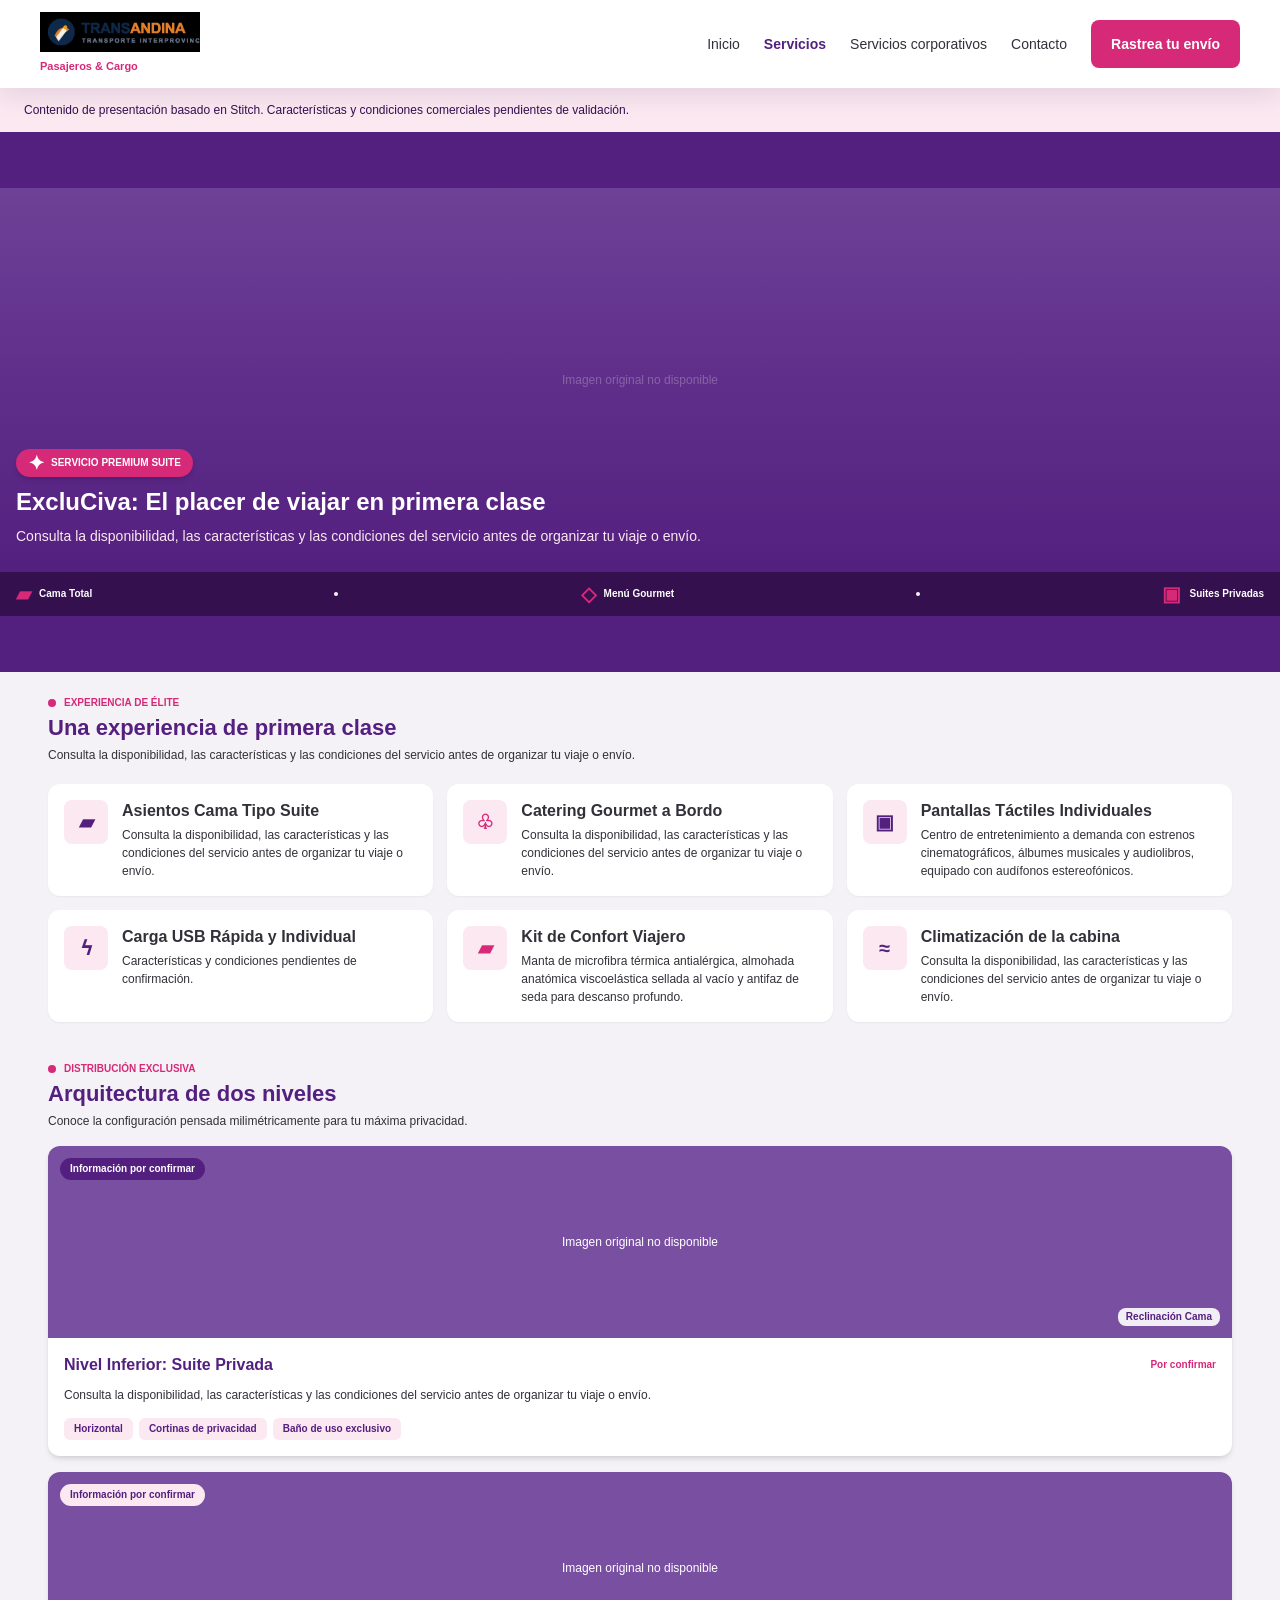
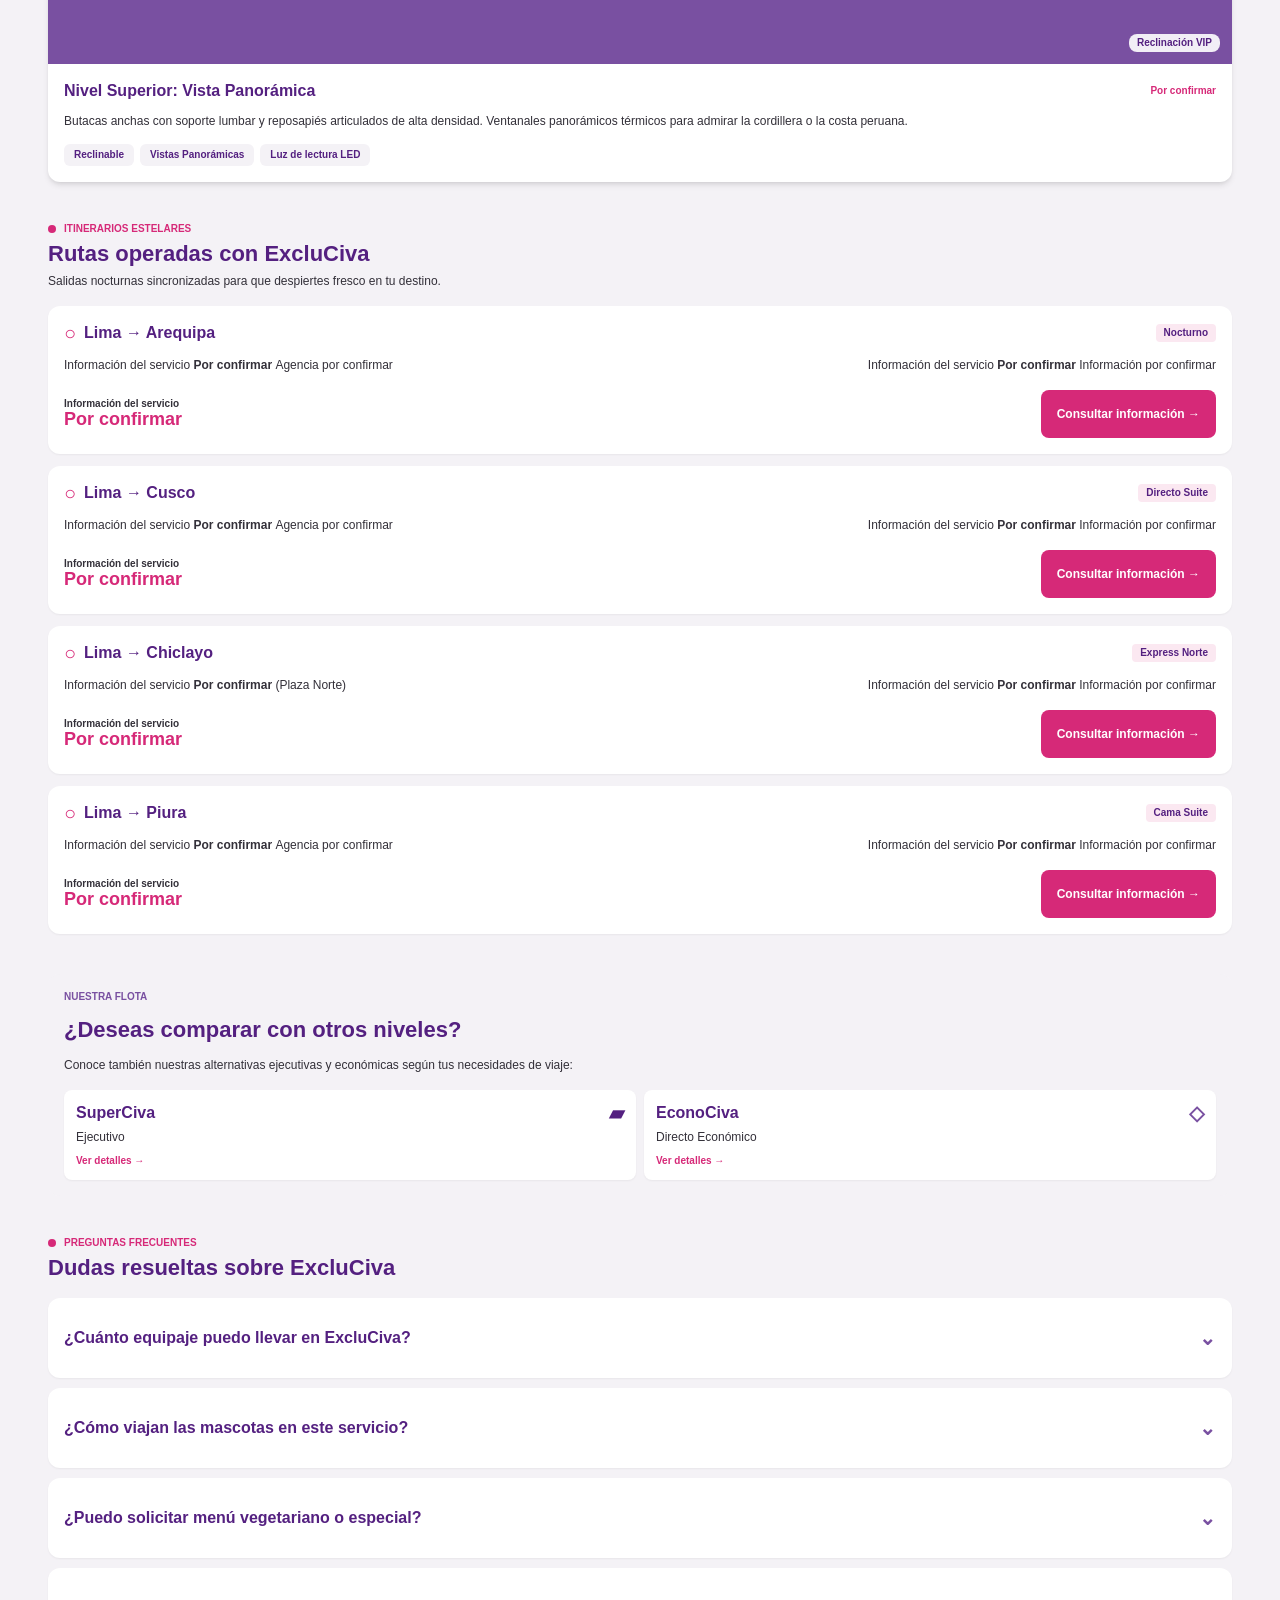
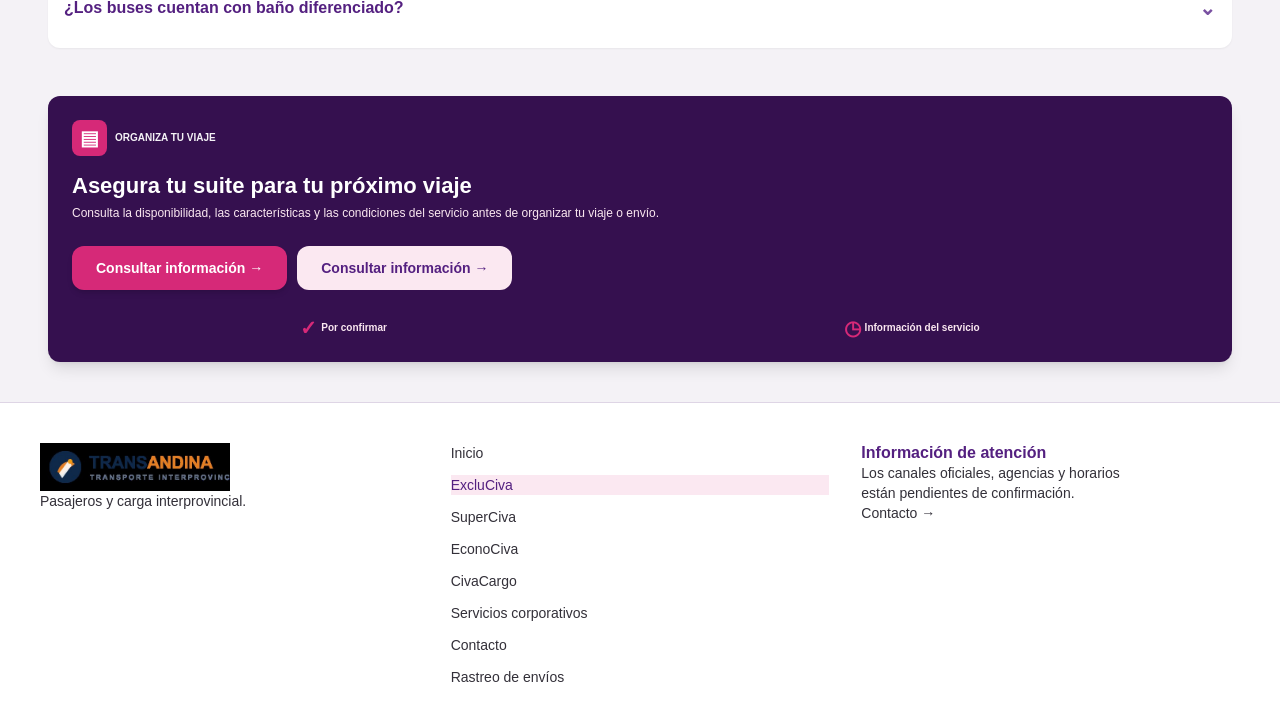
<file: sitio-transporte-html-css/HTML/ExC.html>
<!DOCTYPE html>
<html lang="es">
 <head>
  <meta charset="utf-8"/>
  <meta content="width=device-width, initial-scale=1" name="viewport"/>
  <title>
   ExcluCiva | TransAndina
  </title>
  <meta content="ExcluCiva: transporte interprovincial y carga. Diseño estático basado en los recursos de Stitch." name="description"/>
  <meta content="ExcluCiva | TransAndina" property="og:title"/>
  <meta content="ExcluCiva: transporte interprovincial y carga." property="og:description"/>
  <meta content="website" property="og:type"/>
  <meta content="summary_large_image" name="twitter:card"/>
  <meta content="script-src 'none'; object-src 'none'; base-uri 'self'" http-equiv="Content-Security-Policy"/>
  <link href="../CSS/menuETL.css" rel="stylesheet"/>
 </head>
 <body class="bg-background text-body-md text-on-surface antialiased page-exc">
  <header class="site-header">
   <div class="header-inner">
    <a class="brand" href="index.html">
     <img alt="TransAndina, transporte interprovincial" src="../Multimedia/a1bad35fd79f.jpg"/>
     <span>
      Pasajeros &amp; Cargo
     </span>
    </a>
    <nav aria-label="Navegación principal" class="desktop-nav">
     <a href="index.html">
      Inicio
     </a>
     <details class="service-menu">
      <summary>
       Servicios
      </summary>
      <div>
       <a href="index.html">
        Inicio
       </a>
       <a aria-current="page" href="ExC.html">
        ExcluCiva
       </a>
       <a href="SuC.html">
        SuperCiva
       </a>
       <a href="EcC.html">
        EconoCiva
       </a>
       <a href="CiC.html">
        CivaCargo
       </a>
       <a href="ServiciosC.html">
        Servicios corporativos
       </a>
       <a href="Contactos.html">
        Contacto
       </a>
       <a href="Rastrear envio.html">
        Rastreo de envíos
       </a>
      </div>
     </details>
     <a href="ServiciosC.html">
      Servicios corporativos
     </a>
     <a href="Contactos.html">
      Contacto
     </a>
     <a class="action" href="Rastrear envio.html">
      Rastrea tu envío
     </a>
    </nav>
    <details class="mobile-menu">
     <summary aria-label="Abrir menú">
      ☰
      <span>
       Menú
      </span>
     </summary>
     <nav aria-label="Navegación móvil">
      <a href="index.html">
       Inicio
      </a>
      <a aria-current="page" href="ExC.html">
       ExcluCiva
      </a>
      <a href="SuC.html">
       SuperCiva
      </a>
      <a href="EcC.html">
       EconoCiva
      </a>
      <a href="CiC.html">
       CivaCargo
      </a>
      <a href="ServiciosC.html">
       Servicios corporativos
      </a>
      <a href="Contactos.html">
       Contacto
      </a>
      <a href="Rastrear envio.html">
       Rastreo de envíos
      </a>
     </nav>
    </details>
   </div>
  </header>
  <main class="w-full pt-20 bg-background">
   <div class="publication-note">
    Contenido de presentación basado en Stitch. Características y condiciones comerciales pendientes de validación.
   </div>
   <div class="flex flex-col w-full">
    <section class="relative w-full overflow-hidden bg-primary text-on-primary">
     <div class="relative w-full h-80 sm:h-96">
      <div aria-label="Imagen original no disponible" class="w-full h-full bg-cover bg-center missing-media" role="img">
       <span class="missing-label">
        Imagen original no disponible
       </span>
      </div>
      <div class="absolute inset-0 bg-gradient-to-t from-primary via-primary/70 to-primary/30">
      </div>
      <div class="absolute inset-0 flex flex-col justify-end p-gutter pb-6">
       <div class="inline-flex items-center gap-1.5 self-start px-3 py-1 rounded-full bg-secondary-container text-on-secondary-container shadow-md mb-2.5">
        <span aria-hidden="true" class="material-symbols-outlined text-[16px] inline-0">
         ✦
        </span>
        <span class="text-label-sm uppercase font-extrabold">
         Servicio Premium Suite
        </span>
       </div>
       <h1 class="text-headline-lg-mobile font-bold text-on-primary leading-tight font-bold">
        ExcluCiva: El placer de viajar en primera clase
       </h1>
       <p class="text-body-md text-surface-container-high mt-2 leading-relaxed">
        Consulta la disponibilidad, las características y las condiciones del servicio antes de organizar tu viaje o envío.
       </p>
      </div>
     </div>
     <div class="w-full bg-primary-container px-gutter py-3 flex items-center justify-between overflow-x-auto text-on-primary-container">
      <div class="flex items-center gap-2 shrink-0">
       <span aria-hidden="true" class="material-symbols-outlined text-secondary-container text-[20px]">
        ▰
       </span>
       <span class="text-label-sm text-on-primary">
        Cama Total
       </span>
      </div>
      <div class="w-1 h-1 rounded-full bg-surface-container-highest shrink-0">
      </div>
      <div class="flex items-center gap-2 shrink-0">
       <span aria-hidden="true" class="material-symbols-outlined text-secondary-container text-[20px]">
        ◇
       </span>
       <span class="text-label-sm text-on-primary">
        Menú Gourmet
       </span>
      </div>
      <div class="w-1 h-1 rounded-full bg-surface-container-highest shrink-0">
      </div>
      <div class="flex items-center gap-2 shrink-0">
       <span aria-hidden="true" class="material-symbols-outlined text-secondary-container text-[20px]">
        ▣
       </span>
       <span class="text-label-sm text-on-primary">
        Suites Privadas
       </span>
      </div>
     </div>
    </section>
    <section class="w-full px-gutter py-space-lg flex flex-col gap-4">
     <div class="flex flex-col gap-1">
      <div class="flex items-center gap-2">
       <span class="w-2 h-2 rounded-full bg-secondary-container">
       </span>
       <span class="text-label-sm uppercase text-secondary font-bold font-bold">
        Experiencia de Élite
       </span>
      </div>
      <h2 class="text-headline-md text-primary">
       Una experiencia de primera clase
      </h2>
      <p class="text-body-sm text-on-surface-variant">
       Consulta la disponibilidad, las características y las condiciones del servicio antes de organizar tu viaje o envío.
      </p>
     </div>
     <div class="grid grid-cols-1 gap-3.5 mt-1">
      <div class="p-space-md rounded-xl bg-surface-container-lowest shadow-sm flex gap-3.5 items-start">
       <div class="w-11 h-11 rounded-lg bg-surface-container-high text-primary flex items-center justify-center shrink-0">
        <span aria-hidden="true" class="material-symbols-outlined text-[24px]">
         ▰
        </span>
       </div>
       <div class="flex flex-col min-w-0">
        <h3 class="text-title-md text-on-surface">
         Asientos Cama  Tipo Suite
        </h3>
        <p class="text-body-sm text-on-surface-variant mt-1">
         Consulta la disponibilidad, las características y las condiciones del servicio antes de organizar tu viaje o envío.
        </p>
       </div>
      </div>
      <div class="p-space-md rounded-xl bg-surface-container-lowest shadow-sm flex gap-3.5 items-start">
       <div class="w-11 h-11 rounded-lg bg-surface-container-high text-secondary flex items-center justify-center shrink-0">
        <span aria-hidden="true" class="material-symbols-outlined text-[24px]">
         ♧
        </span>
       </div>
       <div class="flex flex-col min-w-0">
        <h3 class="text-title-md text-on-surface">
         Catering Gourmet a Bordo
        </h3>
        <p class="text-body-sm text-on-surface-variant mt-1">
         Consulta la disponibilidad, las características y las condiciones del servicio antes de organizar tu viaje o envío.
        </p>
       </div>
      </div>
      <div class="p-space-md rounded-xl bg-surface-container-lowest shadow-sm flex gap-3.5 items-start">
       <div class="w-11 h-11 rounded-lg bg-surface-container-high text-primary flex items-center justify-center shrink-0">
        <span aria-hidden="true" class="material-symbols-outlined text-[24px]">
         ▣
        </span>
       </div>
       <div class="flex flex-col min-w-0">
        <h3 class="text-title-md text-on-surface">
         Pantallas Táctiles Individuales
        </h3>
        <p class="text-body-sm text-on-surface-variant mt-1">
         Centro de entretenimiento a demanda con estrenos cinematográficos, álbumes musicales y audiolibros, equipado con audífonos estereofónicos.
        </p>
       </div>
      </div>
      <div class="p-space-md rounded-xl bg-surface-container-lowest shadow-sm flex gap-3.5 items-start">
       <div class="w-11 h-11 rounded-lg bg-surface-container-high text-primary flex items-center justify-center shrink-0">
        <span aria-hidden="true" class="material-symbols-outlined text-[24px]">
         ϟ
        </span>
       </div>
       <div class="flex flex-col min-w-0">
        <h3 class="text-title-md text-on-surface">
         Carga USB Rápida y Individual
        </h3>
        <p class="text-body-sm text-on-surface-variant mt-1">
         Características y condiciones pendientes de confirmación.
        </p>
       </div>
      </div>
      <div class="p-space-md rounded-xl bg-surface-container-lowest shadow-sm flex gap-3.5 items-start">
       <div class="w-11 h-11 rounded-lg bg-surface-container-high text-secondary flex items-center justify-center shrink-0">
        <span aria-hidden="true" class="material-symbols-outlined text-[24px]">
         ▰
        </span>
       </div>
       <div class="flex flex-col min-w-0">
        <h3 class="text-title-md text-on-surface">
         Kit de Confort Viajero
        </h3>
        <p class="text-body-sm text-on-surface-variant mt-1">
         Manta de microfibra térmica antialérgica, almohada anatómica viscoelástica sellada al vacío y antifaz de seda para descanso profundo.
        </p>
       </div>
      </div>
      <div class="p-space-md rounded-xl bg-surface-container-lowest shadow-sm flex gap-3.5 items-start">
       <div class="w-11 h-11 rounded-lg bg-surface-container-high text-primary flex items-center justify-center shrink-0">
        <span aria-hidden="true" class="material-symbols-outlined text-[24px]">
         ≈
        </span>
       </div>
       <div class="flex flex-col min-w-0">
        <h3 class="text-title-md text-on-surface">
         Climatización de la cabina
        </h3>
        <p class="text-body-sm text-on-surface-variant mt-1">
         Consulta la disponibilidad, las características y las condiciones del servicio antes de organizar tu viaje o envío.
        </p>
       </div>
      </div>
     </div>
    </section>
    <section class="w-full px-gutter py-space-md flex flex-col gap-space-md">
     <div class="flex flex-col gap-1">
      <div class="flex items-center gap-2">
       <span class="w-2 h-2 rounded-full bg-secondary-container">
       </span>
       <span class="text-label-sm uppercase text-secondary font-bold font-bold">
        Distribución Exclusiva
       </span>
      </div>
      <h2 class="text-headline-md text-primary">
       Arquitectura de dos niveles
      </h2>
      <p class="text-body-sm text-on-surface-variant">
       Conoce la configuración pensada milimétricamente para tu máxima privacidad.
      </p>
     </div>
     <div class="rounded-xl overflow-hidden bg-surface-container-lowest shadow-md">
      <div class="relative h-48 w-full">
       <div aria-label="Imagen original no disponible" class="w-full h-full bg-cover bg-center missing-media" role="img">
        <span class="missing-label">
         Imagen original no disponible
        </span>
       </div>
       <div class="absolute top-3 left-3 px-2.5 py-1 rounded-full bg-primary text-on-primary text-label-sm">
        Información por confirmar
       </div>
       <div class="absolute bottom-3 right-3 px-2 py-0.5 rounded-lg bg-surface-container-lowest/90 backdrop-blur-md text-primary text-label-sm">
        Reclinación  Cama
       </div>
      </div>
      <div class="p-space-md flex flex-col gap-2.5">
       <div class="flex items-center justify-between">
        <span class="text-title-md text-primary">
         Nivel Inferior: Suite Privada
        </span>
        <span class="text-label-sm text-secondary font-bold font-bold">
         Por confirmar
        </span>
       </div>
       <p class="text-body-sm text-on-surface-variant">
        Consulta la disponibilidad, las características y las condiciones del servicio antes de organizar tu viaje o envío.
       </p>
       <div class="flex flex-wrap gap-1.5 pt-1">
        <span class="px-2.5 py-1 rounded-md bg-surface-container-high text-primary text-label-sm">
         Horizontal
        </span>
        <span class="px-2.5 py-1 rounded-md bg-surface-container-high text-primary text-label-sm">
         Cortinas de privacidad
        </span>
        <span class="px-2.5 py-1 rounded-md bg-surface-container-high text-primary text-label-sm">
         Baño de uso exclusivo
        </span>
       </div>
      </div>
     </div>
     <div class="rounded-xl overflow-hidden bg-surface-container-lowest shadow-md">
      <div class="relative h-48 w-full">
       <div aria-label="Imagen original no disponible" class="w-full h-full bg-cover bg-center missing-media" role="img">
        <span class="missing-label">
         Imagen original no disponible
        </span>
       </div>
       <div class="absolute top-3 left-3 px-2.5 py-1 rounded-full bg-surface-container-high text-primary text-label-sm">
        Información por confirmar
       </div>
       <div class="absolute bottom-3 right-3 px-2 py-0.5 rounded-lg bg-surface-container-lowest/90 backdrop-blur-md text-primary text-label-sm">
        Reclinación  VIP
       </div>
      </div>
      <div class="p-space-md flex flex-col gap-2.5">
       <div class="flex items-center justify-between">
        <span class="text-title-md text-primary">
         Nivel Superior: Vista Panorámica
        </span>
        <span class="text-label-sm text-secondary font-bold font-bold">
         Por confirmar
        </span>
       </div>
       <p class="text-body-sm text-on-surface-variant">
        Butacas anchas con soporte lumbar y reposapiés articulados de alta densidad. Ventanales panorámicos térmicos para admirar la cordillera o la costa peruana.
       </p>
       <div class="flex flex-wrap gap-1.5 pt-1">
        <span class="px-2.5 py-1 rounded-md bg-surface-container-low text-primary text-label-sm">
         Reclinable
        </span>
        <span class="px-2.5 py-1 rounded-md bg-surface-container-low text-primary text-label-sm">
         Vistas Panorámicas
        </span>
        <span class="px-2.5 py-1 rounded-md bg-surface-container-low text-primary text-label-sm">
         Luz de lectura LED
        </span>
       </div>
      </div>
     </div>
    </section>
    <section class="w-full px-gutter py-space-lg flex flex-col gap-4">
     <div class="flex flex-col gap-1">
      <div class="flex items-center gap-2">
       <span class="w-2 h-2 rounded-full bg-secondary-container">
       </span>
       <span class="text-label-sm uppercase text-secondary font-bold font-bold">
        Itinerarios Estelares
       </span>
      </div>
      <h2 class="text-headline-md text-primary">
       Rutas operadas con ExcluCiva
      </h2>
      <p class="text-body-sm text-on-surface-variant">
       Salidas nocturnas sincronizadas para que despiertes fresco en tu destino.
      </p>
     </div>
     <div class="flex flex-col gap-3">
      <div class="p-space-md rounded-xl bg-surface-container-lowest shadow-sm flex flex-col gap-3">
       <div class="flex items-center justify-between">
        <div class="flex items-center gap-2">
         <span aria-hidden="true" class="material-symbols-outlined text-secondary text-[20px]">
          ○
         </span>
         <span class="text-title-md text-primary">
          Lima → Arequipa
         </span>
        </div>
        <span class="text-label-sm px-2 py-0.5 rounded bg-surface-container-high text-primary font-bold font-bold">
         Nocturno
        </span>
       </div>
       <div class="flex items-center justify-between text-on-surface-variant text-body-sm">
        <span>
         Información del servicio
         <strong class="text-on-surface">
          Por confirmar
         </strong>
         Agencia por confirmar
        </span>
        <span>
         Información del servicio
         <strong class="text-on-surface">
          Por confirmar
         </strong>
         Información por confirmar
        </span>
       </div>
       <div class="flex items-center justify-between pt-1">
        <div>
         <span class="text-label-sm text-on-surface-variant block leading-tight">
          Información del servicio
         </span>
         <span class="text-title-lg text-secondary leading-none">
          Por confirmar
         </span>
        </div>
        <a aria-label="Información de contacto; servicio no conectado" class="px-4 py-2 rounded-lg bg-secondary-container text-on-secondary-container text-label-md hover:bg-secondary hover:text-on-secondary transition-colors inline-flex items-center gap-1" href="Contactos.html">
         Consultar información →
        </a>
       </div>
      </div>
      <div class="p-space-md rounded-xl bg-surface-container-lowest shadow-sm flex flex-col gap-3">
       <div class="flex items-center justify-between">
        <div class="flex items-center gap-2">
         <span aria-hidden="true" class="material-symbols-outlined text-secondary text-[20px]">
          ○
         </span>
         <span class="text-title-md text-primary">
          Lima → Cusco
         </span>
        </div>
        <span class="text-label-sm px-2 py-0.5 rounded bg-surface-container-high text-primary font-bold font-bold">
         Directo Suite
        </span>
       </div>
       <div class="flex items-center justify-between text-on-surface-variant text-body-sm">
        <span>
         Información del servicio
         <strong class="text-on-surface">
          Por confirmar
         </strong>
         Agencia por confirmar
        </span>
        <span>
         Información del servicio
         <strong class="text-on-surface">
          Por confirmar
         </strong>
         Información por confirmar
        </span>
       </div>
       <div class="flex items-center justify-between pt-1">
        <div>
         <span class="text-label-sm text-on-surface-variant block leading-tight">
          Información del servicio
         </span>
         <span class="text-title-lg text-secondary leading-none">
          Por confirmar
         </span>
        </div>
        <a aria-label="Información de contacto; servicio no conectado" class="px-4 py-2 rounded-lg bg-secondary-container text-on-secondary-container text-label-md hover:bg-secondary hover:text-on-secondary transition-colors inline-flex items-center gap-1" href="Contactos.html">
         Consultar información →
        </a>
       </div>
      </div>
      <div class="p-space-md rounded-xl bg-surface-container-lowest shadow-sm flex flex-col gap-3">
       <div class="flex items-center justify-between">
        <div class="flex items-center gap-2">
         <span aria-hidden="true" class="material-symbols-outlined text-secondary text-[20px]">
          ○
         </span>
         <span class="text-title-md text-primary">
          Lima → Chiclayo
         </span>
        </div>
        <span class="text-label-sm px-2 py-0.5 rounded bg-surface-container-high text-primary font-bold font-bold">
         Express Norte
        </span>
       </div>
       <div class="flex items-center justify-between text-on-surface-variant text-body-sm">
        <span>
         Información del servicio
         <strong class="text-on-surface">
          Por confirmar
         </strong>
         (Plaza Norte)
        </span>
        <span>
         Información del servicio
         <strong class="text-on-surface">
          Por confirmar
         </strong>
         Información por confirmar
        </span>
       </div>
       <div class="flex items-center justify-between pt-1">
        <div>
         <span class="text-label-sm text-on-surface-variant block leading-tight">
          Información del servicio
         </span>
         <span class="text-title-lg text-secondary leading-none">
          Por confirmar
         </span>
        </div>
        <a aria-label="Información de contacto; servicio no conectado" class="px-4 py-2 rounded-lg bg-secondary-container text-on-secondary-container text-label-md hover:bg-secondary hover:text-on-secondary transition-colors inline-flex items-center gap-1" href="Contactos.html">
         Consultar información →
        </a>
       </div>
      </div>
      <div class="p-space-md rounded-xl bg-surface-container-lowest shadow-sm flex flex-col gap-3">
       <div class="flex items-center justify-between">
        <div class="flex items-center gap-2">
         <span aria-hidden="true" class="material-symbols-outlined text-secondary text-[20px]">
          ○
         </span>
         <span class="text-title-md text-primary">
          Lima → Piura
         </span>
        </div>
        <span class="text-label-sm px-2 py-0.5 rounded bg-surface-container-high text-primary font-bold font-bold">
         Cama Suite
        </span>
       </div>
       <div class="flex items-center justify-between text-on-surface-variant text-body-sm">
        <span>
         Información del servicio
         <strong class="text-on-surface">
          Por confirmar
         </strong>
         Agencia por confirmar
        </span>
        <span>
         Información del servicio
         <strong class="text-on-surface">
          Por confirmar
         </strong>
         Información por confirmar
        </span>
       </div>
       <div class="flex items-center justify-between pt-1">
        <div>
         <span class="text-label-sm text-on-surface-variant block leading-tight">
          Información del servicio
         </span>
         <span class="text-title-lg text-secondary leading-none">
          Por confirmar
         </span>
        </div>
        <a aria-label="Información de contacto; servicio no conectado" class="px-4 py-2 rounded-lg bg-secondary-container text-on-secondary-container text-label-md hover:bg-secondary hover:text-on-secondary transition-colors inline-flex items-center gap-1" href="Contactos.html">
         Consultar información →
        </a>
       </div>
      </div>
     </div>
    </section>
    <section class="w-full px-gutter py-space-md">
     <div class="p-space-md rounded-xl bg-surface-container-low flex flex-col gap-3">
      <span class="text-label-sm uppercase text-outline font-bold font-bold">
       Nuestra Flota
      </span>
      <h3 class="text-headline-md text-primary">
       ¿Deseas comparar con otros niveles?
      </h3>
      <p class="text-body-sm text-on-surface-variant">
       Conoce también nuestras alternativas ejecutivas y económicas según tus necesidades de viaje:
      </p>
      <div class="grid grid-cols-2 gap-2 pt-1">
       <a class="p-3 rounded-lg bg-surface-container-lowest shadow-sm flex flex-col gap-1" href="SuC.html">
        <div class="flex items-center justify-between">
         <span class="text-title-md text-primary">
          SuperCiva
         </span>
         <span aria-hidden="true" class="material-symbols-outlined text-primary text-[18px]">
          ▰
         </span>
        </div>
        <span class="text-body-sm text-on-surface-variant">
         Ejecutivo
        </span>
        <span class="text-label-sm text-secondary font-bold mt-1 font-bold">
         Ver detalles →
        </span>
       </a>
       <a class="p-3 rounded-lg bg-surface-container-lowest shadow-sm flex flex-col gap-1" href="EcC.html">
        <div class="flex items-center justify-between">
         <span class="text-title-md text-primary">
          EconoCiva
         </span>
         <span aria-hidden="true" class="material-symbols-outlined text-outline text-[18px]">
          ◇
         </span>
        </div>
        <span class="text-body-sm text-on-surface-variant">
         Directo Económico
        </span>
        <span class="text-label-sm text-secondary font-bold mt-1 font-bold">
         Ver detalles →
        </span>
       </a>
      </div>
     </div>
    </section>
    <section class="w-full px-gutter py-space-lg flex flex-col gap-4">
     <div class="flex flex-col gap-1">
      <div class="flex items-center gap-2">
       <span class="w-2 h-2 rounded-full bg-secondary-container">
       </span>
       <span class="text-label-sm uppercase text-secondary font-bold font-bold">
        Preguntas Frecuentes
       </span>
      </div>
      <h2 class="text-headline-md text-primary">
       Dudas resueltas sobre ExcluCiva
      </h2>
     </div>
     <div class="flex flex-col gap-2.5">
      <details class="group rounded-xl bg-surface-container-lowest p-space-md shadow-sm">
       <summary class="list-none flex items-center justify-between cursor-pointer text-title-md text-primary">
        <span>
         ¿Cuánto equipaje puedo llevar en ExcluCiva?
        </span>
        <span aria-hidden="true" class="material-symbols-outlined text-outline group-open:rotate-180 transition-transform">
         ⌄
        </span>
       </summary>
       <div class="faq-answer">
        Las condiciones de este servicio están pendientes de confirmación. Consulta la información oficial antes de viajar o enviar una encomienda.
       </div>
      </details>
      <details class="group rounded-xl bg-surface-container-lowest p-space-md shadow-sm">
       <summary class="list-none flex items-center justify-between cursor-pointer text-title-md text-primary">
        <span>
         ¿Cómo viajan las mascotas en este servicio?
        </span>
        <span aria-hidden="true" class="material-symbols-outlined text-outline group-open:rotate-180 transition-transform">
         ⌄
        </span>
       </summary>
       <div class="faq-answer">
        Las condiciones de este servicio están pendientes de confirmación. Consulta la información oficial antes de viajar o enviar una encomienda.
       </div>
      </details>
      <details class="group rounded-xl bg-surface-container-lowest p-space-md shadow-sm">
       <summary class="list-none flex items-center justify-between cursor-pointer text-title-md text-primary">
        <span>
         ¿Puedo solicitar menú vegetariano o especial?
        </span>
        <span aria-hidden="true" class="material-symbols-outlined text-outline group-open:rotate-180 transition-transform">
         ⌄
        </span>
       </summary>
       <div class="faq-answer">
        Las condiciones de este servicio están pendientes de confirmación. Consulta la información oficial antes de viajar o enviar una encomienda.
       </div>
      </details>
      <details class="group rounded-xl bg-surface-container-lowest p-space-md shadow-sm">
       <summary class="list-none flex items-center justify-between cursor-pointer text-title-md text-primary">
        <span>
         ¿Los buses cuentan con baño diferenciado?
        </span>
        <span aria-hidden="true" class="material-symbols-outlined text-outline group-open:rotate-180 transition-transform">
         ⌄
        </span>
       </summary>
       <div class="faq-answer">
        Las condiciones de este servicio están pendientes de confirmación. Consulta la información oficial antes de viajar o enviar una encomienda.
       </div>
      </details>
     </div>
    </section>
    <section class="w-full px-gutter py-space-lg mb-4">
     <div class="relative overflow-hidden rounded-xl bg-primary-container p-space-lg text-on-primary shadow-lg flex flex-col gap-4">
      <div class="flex items-center gap-2">
       <span class="inline-flex p-2 rounded-lg bg-secondary-container text-on-secondary-container">
        <span aria-hidden="true" class="material-symbols-outlined text-[24px]">
         ▤
        </span>
       </span>
       <span class="text-label-sm uppercase text-surface-container-highest font-bold font-bold">
        Organiza tu viaje
       </span>
      </div>
      <div class="flex flex-col gap-1">
       <h3 class="text-headline-md text-on-primary">
        Asegura tu suite para tu próximo viaje
       </h3>
       <p class="text-body-sm text-surface-container-high">
        Consulta la disponibilidad, las características y las condiciones del servicio antes de organizar tu viaje o envío.
       </p>
      </div>
      <div class="flex flex-col sm:flex-row gap-2.5 pt-2">
       <a aria-label="Información de contacto; servicio no conectado" class="w-full sm:w-auto text-center px-space-lg py-3 rounded-xl bg-secondary-container text-on-secondary-container hover:bg-secondary hover:text-on-secondary text-label-lg shadow-md transition-colors" href="Contactos.html">
        Consultar información →
       </a>
       <a class="w-full sm:w-auto text-center px-space-lg py-3 rounded-xl bg-surface-container text-primary hover:bg-surface-container-high text-label-lg transition-colors" href="Contactos.html">
        Consultar información →
       </a>
      </div>
      <div class="flex items-center justify-around pt-3 border-t-0 text-on-primary-container text-label-sm">
       <span class="flex items-center gap-1">
        <span aria-hidden="true" class="material-symbols-outlined text-[16px] text-secondary-container">
         ✓
        </span>
        Por confirmar
       </span>
       <span class="flex items-center gap-1">
        <span aria-hidden="true" class="material-symbols-outlined text-[16px] text-secondary-container">
         ◷
        </span>
        Información del servicio
       </span>
      </div>
     </div>
    </section>
   </div>
  </main>
  <footer class="site-footer">
   <div class="footer-inner">
    <div>
     <img alt="TransAndina, transporte interprovincial" src="../Multimedia/a1bad35fd79f.jpg"/>
     <p>
      Pasajeros y carga interprovincial.
     </p>
    </div>
    <nav aria-label="Enlaces del pie de página">
     <a href="index.html">
      Inicio
     </a>
     <a aria-current="page" href="ExC.html">
      ExcluCiva
     </a>
     <a href="SuC.html">
      SuperCiva
     </a>
     <a href="EcC.html">
      EconoCiva
     </a>
     <a href="CiC.html">
      CivaCargo
     </a>
     <a href="ServiciosC.html">
      Servicios corporativos
     </a>
     <a href="Contactos.html">
      Contacto
     </a>
     <a href="Rastrear envio.html">
      Rastreo de envíos
     </a>
    </nav>
    <div>
     <h2>
      Información de atención
     </h2>
     <p>
      Los canales oficiales, agencias y horarios están pendientes de confirmación.
     </p>
     <a href="Contactos.html">
      Contacto →
     </a>
    </div>
   </div>
  </footer>
 </body>
</html>
</file>
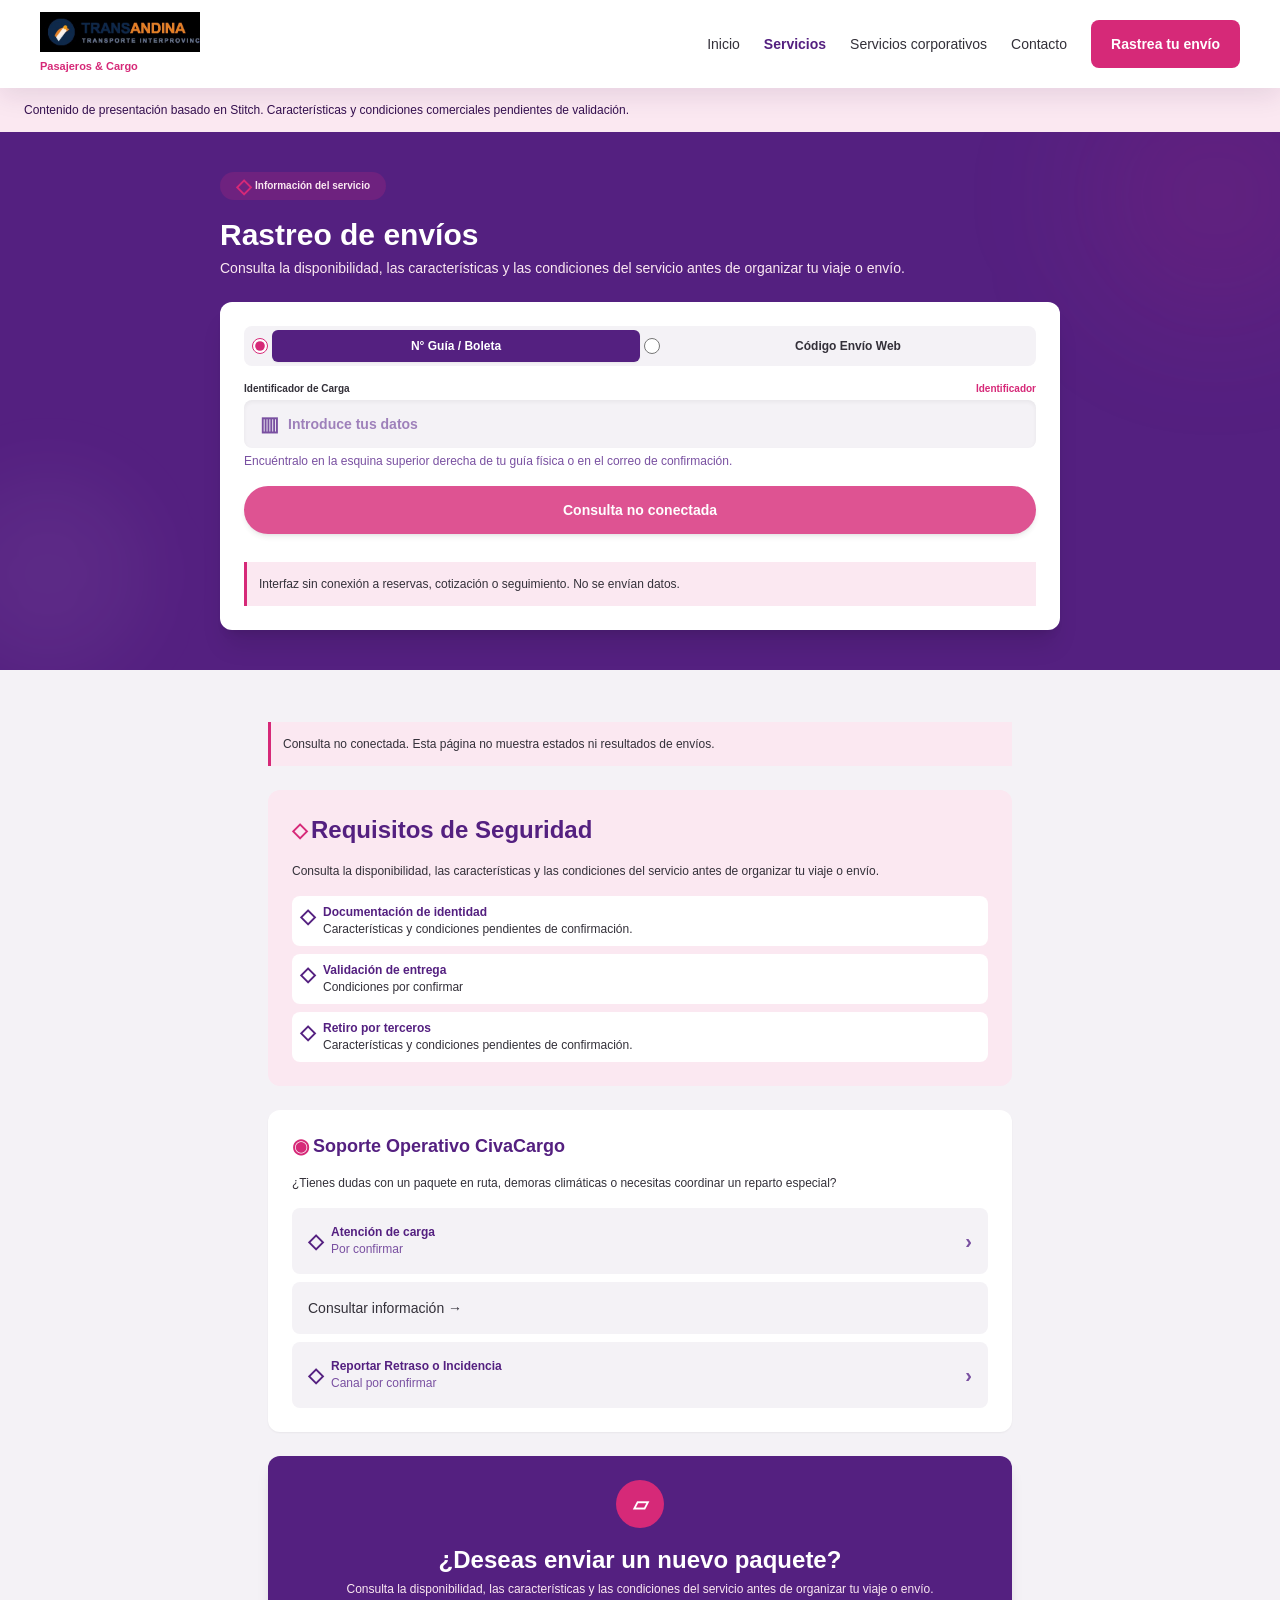
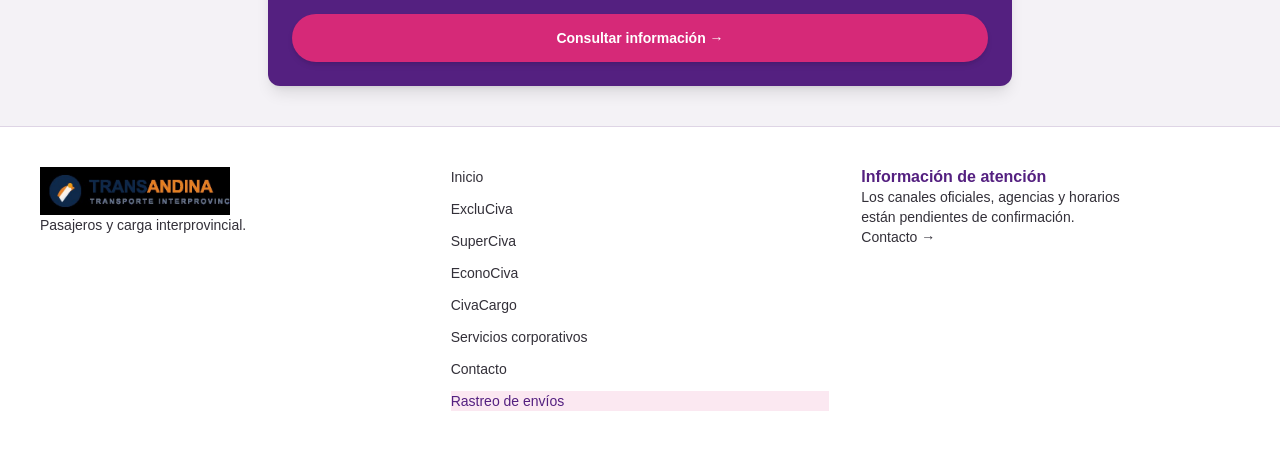
<file: sitio-transporte-html-css/HTML/Rastrear envio.html>
<!DOCTYPE html>
<html lang="es">
 <head>
  <meta charset="utf-8"/>
  <meta content="width=device-width, initial-scale=1" name="viewport"/>
  <title>
   Rastreo de envíos | TransAndina
  </title>
  <meta content="Rastreo de envíos: transporte interprovincial y carga. Diseño estático basado en los recursos de Stitch." name="description"/>
  <meta content="Rastreo de envíos | TransAndina" property="og:title"/>
  <meta content="Rastreo de envíos: transporte interprovincial y carga." property="og:description"/>
  <meta content="website" property="og:type"/>
  <meta content="summary_large_image" name="twitter:card"/>
  <meta content="script-src 'none'; object-src 'none'; base-uri 'self'" http-equiv="Content-Security-Policy"/>
  <link href="../CSS/menuETL.css" rel="stylesheet"/>
 </head>
 <body class="bg-background text-body-md text-on-surface antialiased page-rastrear-envio">
  <header class="site-header">
   <div class="header-inner">
    <a class="brand" href="index.html">
     <img alt="TransAndina, transporte interprovincial" src="../Multimedia/a1bad35fd79f.jpg"/>
     <span>
      Pasajeros &amp; Cargo
     </span>
    </a>
    <nav aria-label="Navegación principal" class="desktop-nav">
     <a href="index.html">
      Inicio
     </a>
     <details class="service-menu">
      <summary>
       Servicios
      </summary>
      <div>
       <a href="index.html">
        Inicio
       </a>
       <a href="ExC.html">
        ExcluCiva
       </a>
       <a href="SuC.html">
        SuperCiva
       </a>
       <a href="EcC.html">
        EconoCiva
       </a>
       <a href="CiC.html">
        CivaCargo
       </a>
       <a href="ServiciosC.html">
        Servicios corporativos
       </a>
       <a href="Contactos.html">
        Contacto
       </a>
       <a aria-current="page" href="Rastrear envio.html">
        Rastreo de envíos
       </a>
      </div>
     </details>
     <a href="ServiciosC.html">
      Servicios corporativos
     </a>
     <a href="Contactos.html">
      Contacto
     </a>
     <a class="action" href="Rastrear envio.html">
      Rastrea tu envío
     </a>
    </nav>
    <details class="mobile-menu">
     <summary aria-label="Abrir menú">
      ☰
      <span>
       Menú
      </span>
     </summary>
     <nav aria-label="Navegación móvil">
      <a href="index.html">
       Inicio
      </a>
      <a href="ExC.html">
       ExcluCiva
      </a>
      <a href="SuC.html">
       SuperCiva
      </a>
      <a href="EcC.html">
       EconoCiva
      </a>
      <a href="CiC.html">
       CivaCargo
      </a>
      <a href="ServiciosC.html">
       Servicios corporativos
      </a>
      <a href="Contactos.html">
       Contacto
      </a>
      <a aria-current="page" href="Rastrear envio.html">
       Rastreo de envíos
      </a>
     </nav>
    </details>
   </div>
  </header>
  <main class="w-full pt-20 bg-background">
   <div class="publication-note">
    Contenido de presentación basado en Stitch. Características y condiciones comerciales pendientes de validación.
   </div>
   <div class="flex flex-col w-full">
    <div class="relative w-full overflow-hidden bg-primary text-on-primary px-margin py-space-xl">
     <div class="absolute -right-16 -top-16 w-64 h-64 rounded-full bg-secondary-container/10 blur-3xl pointer-events-none">
     </div>
     <div class="absolute -left-12 bottom-0 w-48 h-48 rounded-full bg-surface-container-high/5 blur-2xl pointer-events-none">
     </div>
     <div class="relative z-10 flex flex-col gap-space-md max-w-lg mx-auto">
      <div class="inline-flex items-center gap-space-xs self-start px-space-md py-1 rounded-full bg-secondary-container/20 text-secondary-fixed">
       <span aria-hidden="true" class="material-symbols-outlined text-[16px] text-secondary-container inline-4">
        ◇
       </span>
       <span class="text-label-sm">
        Información del servicio
       </span>
      </div>
      <div class="flex flex-col gap-space-xs">
       <h1 class="text-headline-xl-mobile text-on-primary">
        Rastreo de envíos
       </h1>
       <p class="text-body-md text-on-primary-container">
        Consulta la disponibilidad, las características y las condiciones del servicio antes de organizar tu viaje o envío.
       </p>
      </div>
      <form class="flex flex-col gap-space-md bg-surface-container-lowest text-on-surface p-space-lg rounded-xl shadow-xl mt-space-sm">
       <div class="flex items-center p-1 bg-surface-container-low rounded-lg">
        <input checked="" class="peer/guia native-radio" id="mode-guia" name="tracking_type" type="radio" value="guia"/>
        <label class="flex-1 py-2 text-center rounded-md text-label-md cursor-pointer transition-all text-on-surface-variant peer-checked/guia:bg-primary peer-checked/guia:text-on-primary peer-checked/guia:shadow-sm" for="mode-guia">
         N° Guía / Boleta
        </label>
        <input class="peer/codigo native-radio" id="mode-codigo" name="tracking_type" type="radio" value="web"/>
        <label class="flex-1 py-2 text-center rounded-md text-label-md cursor-pointer transition-all text-on-surface-variant peer-checked/codigo:bg-primary peer-checked/codigo:text-on-primary peer-checked/codigo:shadow-sm" for="mode-codigo">
         Código Envío Web
        </label>
       </div>
       <div class="flex flex-col gap-space-xs">
        <label class="text-label-sm text-on-surface-variant flex items-center justify-between" for="guia_input">
         <span>
          Identificador de Carga
         </span>
         <span class="text-secondary font-bold font-bold">
          Identificador
         </span>
        </label>
        <div class="relative flex items-center">
         <span aria-hidden="true" class="material-symbols-outlined absolute left-space-md text-outline text-[20px]">
          ▥
         </span>
         <input class="w-full pl-11 pr-space-md py-3.5 bg-surface-container-low text-on-surface text-label-lg rounded-lg focus:outline-none focus:bg-surface-container-lowest placeholder:text-outline/70 transition-all shadow-inner" id="guia_input" name="codigo" placeholder="Introduce tus datos" required="" type="text"/>
        </div>
        <span class="text-body-sm text-outline">
         Encuéntralo en la esquina superior derecha de tu guía física o en el correo de confirmación.
        </span>
       </div>
       <button class="w-full flex items-center justify-center gap-space-sm py-3.5 px-space-lg rounded-full bg-secondary-container text-on-secondary-container text-label-lg shadow-md hover:bg-secondary hover:text-on-secondary transition-all" disabled="" type="button">
        Consulta no conectada
       </button>
       <p class="status-note">
        Interfaz sin conexión a reservas, cotización o seguimiento. No se envían datos.
       </p>
      </form>
     </div>
    </div>
    <section class="w-full max-w-lg mx-auto px-margin py-space-xl flex flex-col gap-space-lg" id="resultado-rastreo">
     <p class="status-note">
      Consulta no conectada. Esta página no muestra estados ni resultados de envíos.
     </p>
     <div class="bg-surface-container rounded-xl p-space-lg flex flex-col gap-space-md">
      <div class="flex items-center gap-space-xs text-primary">
       <span aria-hidden="true" class="material-symbols-outlined text-secondary inline-5">
        ◇
       </span>
       <h3 class="text-headline-lg-mobile">
        Requisitos de Seguridad
       </h3>
      </div>
      <p class="text-body-sm text-on-surface-variant">
       Consulta la disponibilidad, las características y las condiciones del servicio antes de organizar tu viaje o envío.
      </p>
      <div class="flex flex-col gap-space-sm">
       <div class="flex items-start gap-space-sm p-space-sm bg-surface-container-lowest rounded-lg">
        <span aria-hidden="true" class="material-symbols-outlined text-primary text-[20px] shrink-0 mt-0.5">
         ◇
        </span>
        <div class="flex flex-col">
         <span class="text-label-md text-primary">
          Documentación de identidad
         </span>
         <span class="text-body-sm text-on-surface-variant">
          Características y condiciones pendientes de confirmación.
         </span>
        </div>
       </div>
       <div class="flex items-start gap-space-sm p-space-sm bg-surface-container-lowest rounded-lg">
        <span aria-hidden="true" class="material-symbols-outlined text-primary text-[20px] shrink-0 mt-0.5">
         ◇
        </span>
        <div class="flex flex-col">
         <span class="text-label-md text-primary">
          Validación de entrega
         </span>
         <span class="text-body-sm text-on-surface-variant">
          Condiciones por confirmar
         </span>
        </div>
       </div>
       <div class="flex items-start gap-space-sm p-space-sm bg-surface-container-lowest rounded-lg">
        <span aria-hidden="true" class="material-symbols-outlined text-primary text-[20px] shrink-0 mt-0.5">
         ◇
        </span>
        <div class="flex flex-col">
         <span class="text-label-md text-primary">
          Retiro por terceros
         </span>
         <span class="text-body-sm text-on-surface-variant">
          Características y condiciones pendientes de confirmación.
         </span>
        </div>
       </div>
      </div>
     </div>
     <div class="bg-surface-container-lowest rounded-xl p-space-lg shadow-sm flex flex-col gap-space-md">
      <div class="flex items-center gap-space-xs text-primary">
       <span aria-hidden="true" class="material-symbols-outlined text-secondary-container">
        ◉
       </span>
       <h3 class="text-title-lg">
        Soporte Operativo CivaCargo
       </h3>
      </div>
      <p class="text-body-sm text-on-surface-variant">
       ¿Tienes dudas con un paquete en ruta, demoras climáticas o necesitas coordinar un reparto especial?
      </p>
      <div class="grid grid-cols-1 gap-space-sm">
       <a class="flex items-center justify-between p-space-md bg-surface-container-low rounded-lg hover:bg-surface-container transition-colors" href="Contactos.html">
        <div class="flex items-center gap-space-sm">
         <span aria-hidden="true" class="material-symbols-outlined text-primary">
          ◇
         </span>
         <div class="flex flex-col">
          <span class="text-label-md text-primary">
           Atención de carga
          </span>
          <span class="text-body-sm text-outline">
           Por confirmar
          </span>
         </div>
        </div>
        <span aria-hidden="true" class="material-symbols-outlined text-outline text-[18px]">
         ›
        </span>
       </a>
       <a class="flex items-center justify-between p-space-md bg-surface-container-low rounded-lg hover:bg-surface-container transition-colors" href="Contactos.html">
        Consultar información →
       </a>
       <a class="flex items-center justify-between p-space-md bg-surface-container-low rounded-lg hover:bg-surface-container transition-colors" href="Contactos.html">
        <div class="flex items-center gap-space-sm">
         <span aria-hidden="true" class="material-symbols-outlined text-primary">
          ◇
         </span>
         <div class="flex flex-col">
          <span class="text-label-md text-primary">
           Reportar Retraso o Incidencia
          </span>
          <span class="text-body-sm text-outline">
           Canal por confirmar
          </span>
         </div>
        </div>
        <span aria-hidden="true" class="material-symbols-outlined text-outline text-[18px]">
         ›
        </span>
       </a>
      </div>
     </div>
     <div class="bg-primary text-on-primary rounded-xl p-space-lg flex flex-col gap-space-md text-center items-center shadow-lg">
      <div class="w-12 h-12 rounded-full bg-secondary-container text-on-secondary-container flex items-center justify-center">
       <span aria-hidden="true" class="material-symbols-outlined text-[24px]">
        ▱
       </span>
      </div>
      <div class="flex flex-col gap-space-xs">
       <h3 class="text-headline-lg-mobile text-on-primary">
        ¿Deseas enviar un nuevo paquete?
       </h3>
       <p class="text-body-sm text-on-primary-container">
        Consulta la disponibilidad, las características y las condiciones del servicio antes de organizar tu viaje o envío.
       </p>
      </div>
      <a aria-label="Información de contacto; servicio no conectado" class="w-full py-3.5 px-space-lg rounded-full bg-secondary-container text-on-secondary-container text-label-lg hover:bg-secondary hover:text-on-secondary transition-all shadow-md" href="Contactos.html">
       Consultar información →
      </a>
     </div>
    </section>
   </div>
  </main>
  <footer class="site-footer">
   <div class="footer-inner">
    <div>
     <img alt="TransAndina, transporte interprovincial" src="../Multimedia/a1bad35fd79f.jpg"/>
     <p>
      Pasajeros y carga interprovincial.
     </p>
    </div>
    <nav aria-label="Enlaces del pie de página">
     <a href="index.html">
      Inicio
     </a>
     <a href="ExC.html">
      ExcluCiva
     </a>
     <a href="SuC.html">
      SuperCiva
     </a>
     <a href="EcC.html">
      EconoCiva
     </a>
     <a href="CiC.html">
      CivaCargo
     </a>
     <a href="ServiciosC.html">
      Servicios corporativos
     </a>
     <a href="Contactos.html">
      Contacto
     </a>
     <a aria-current="page" href="Rastrear envio.html">
      Rastreo de envíos
     </a>
    </nav>
    <div>
     <h2>
      Información de atención
     </h2>
     <p>
      Los canales oficiales, agencias y horarios están pendientes de confirmación.
     </p>
     <a href="Contactos.html">
      Contacto →
     </a>
    </div>
   </div>
  </footer>
 </body>
</html>
</file>
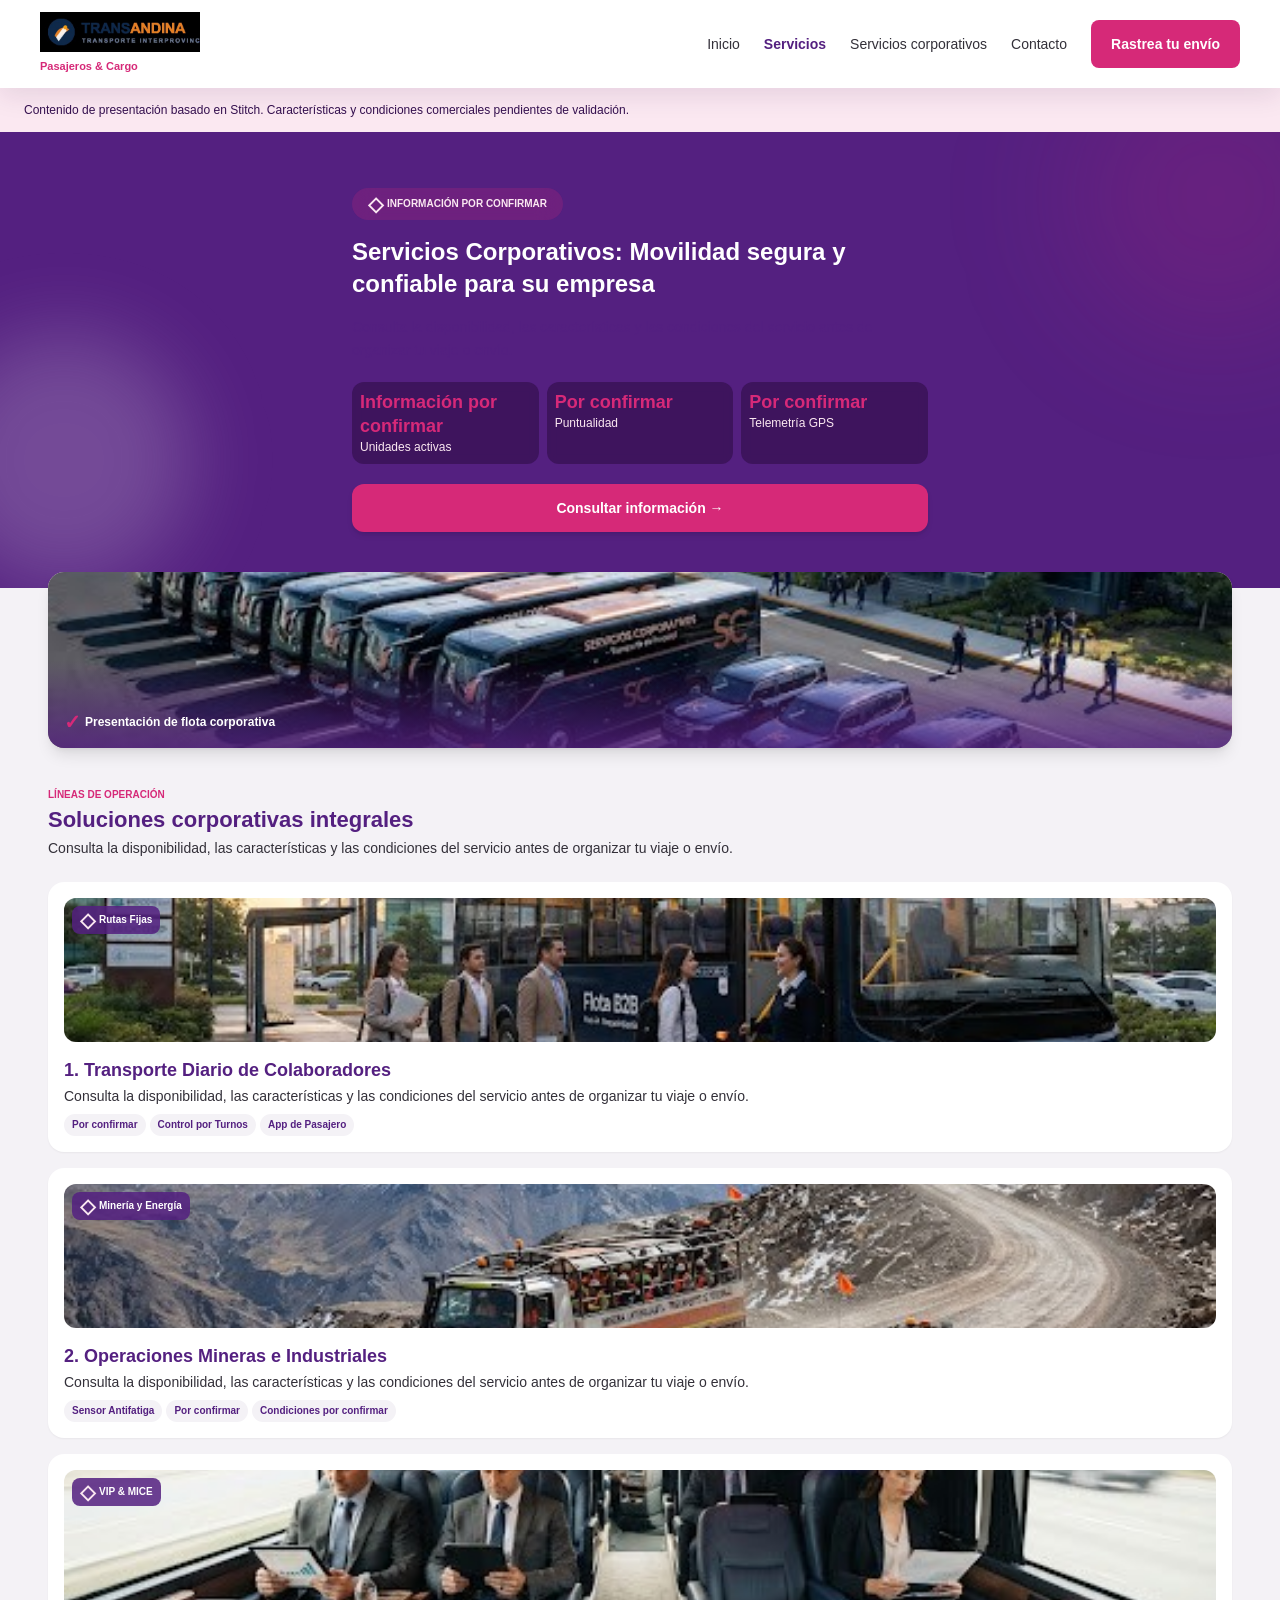
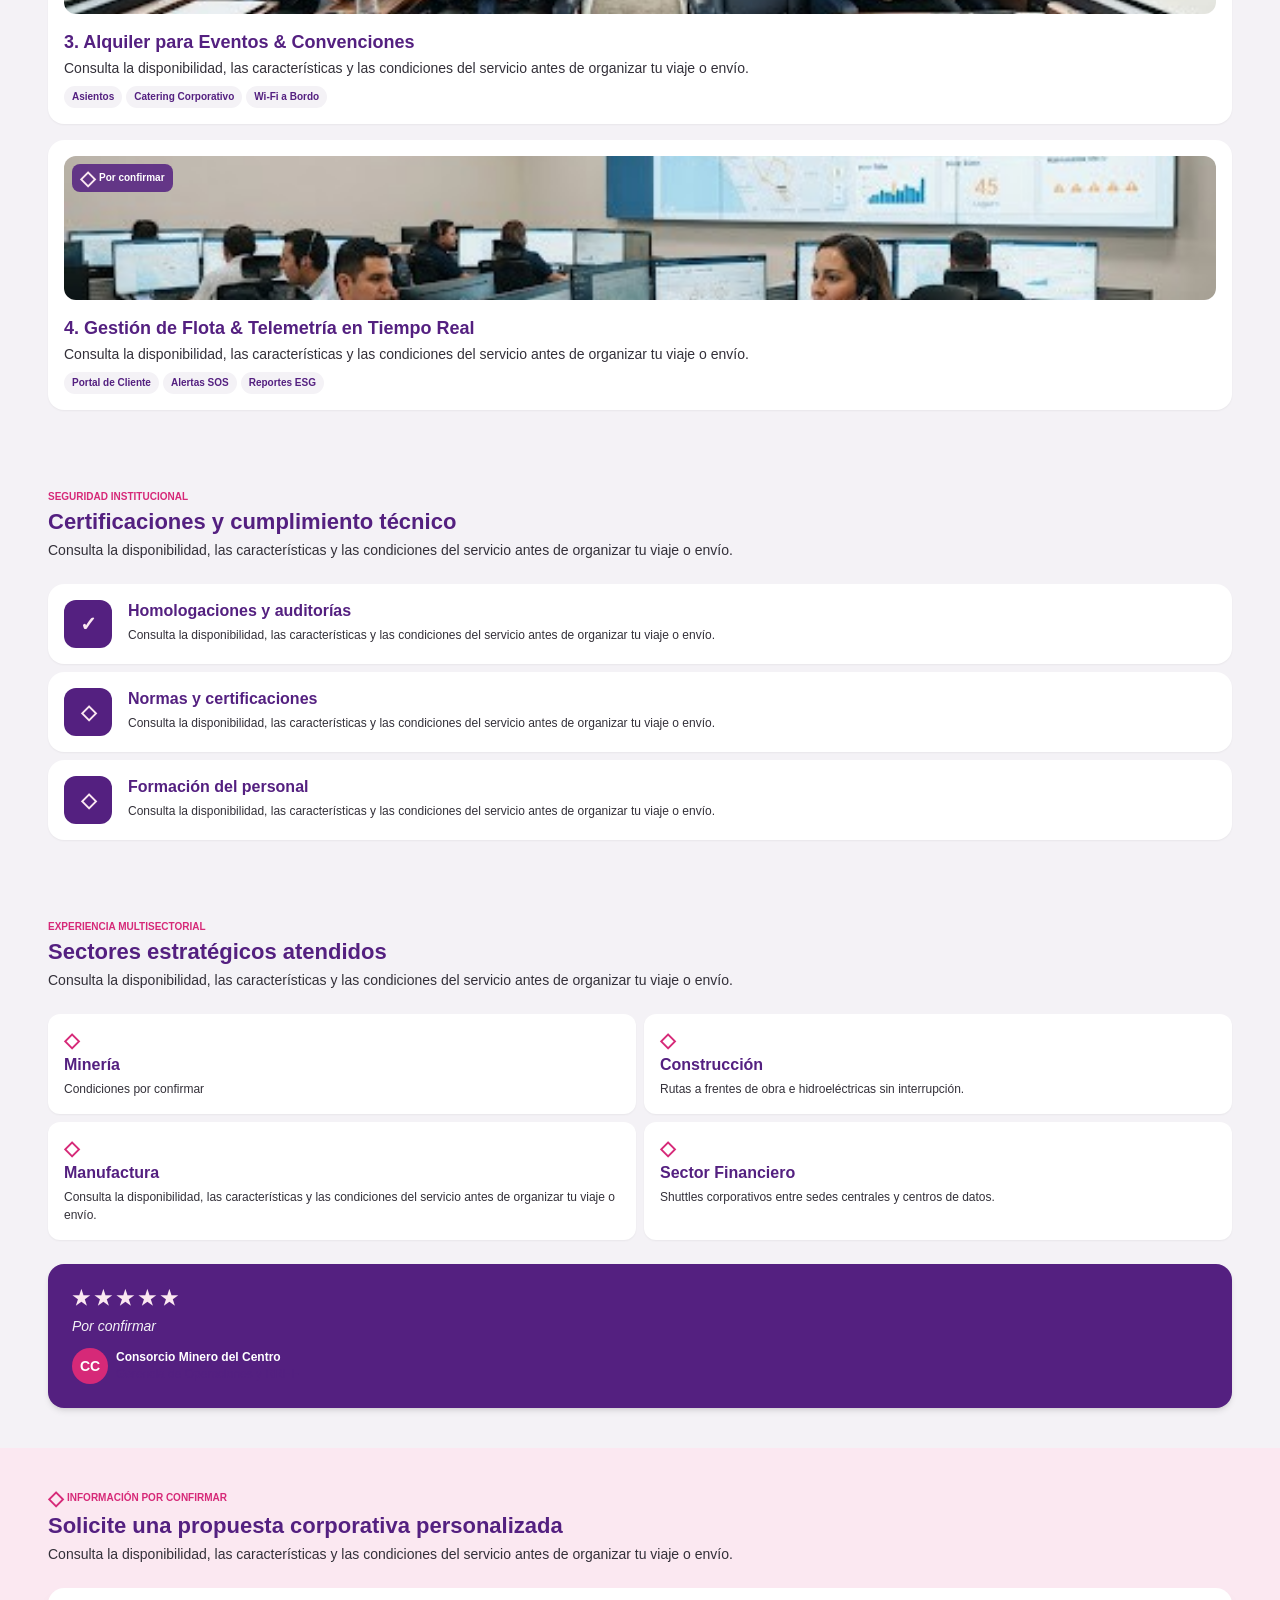
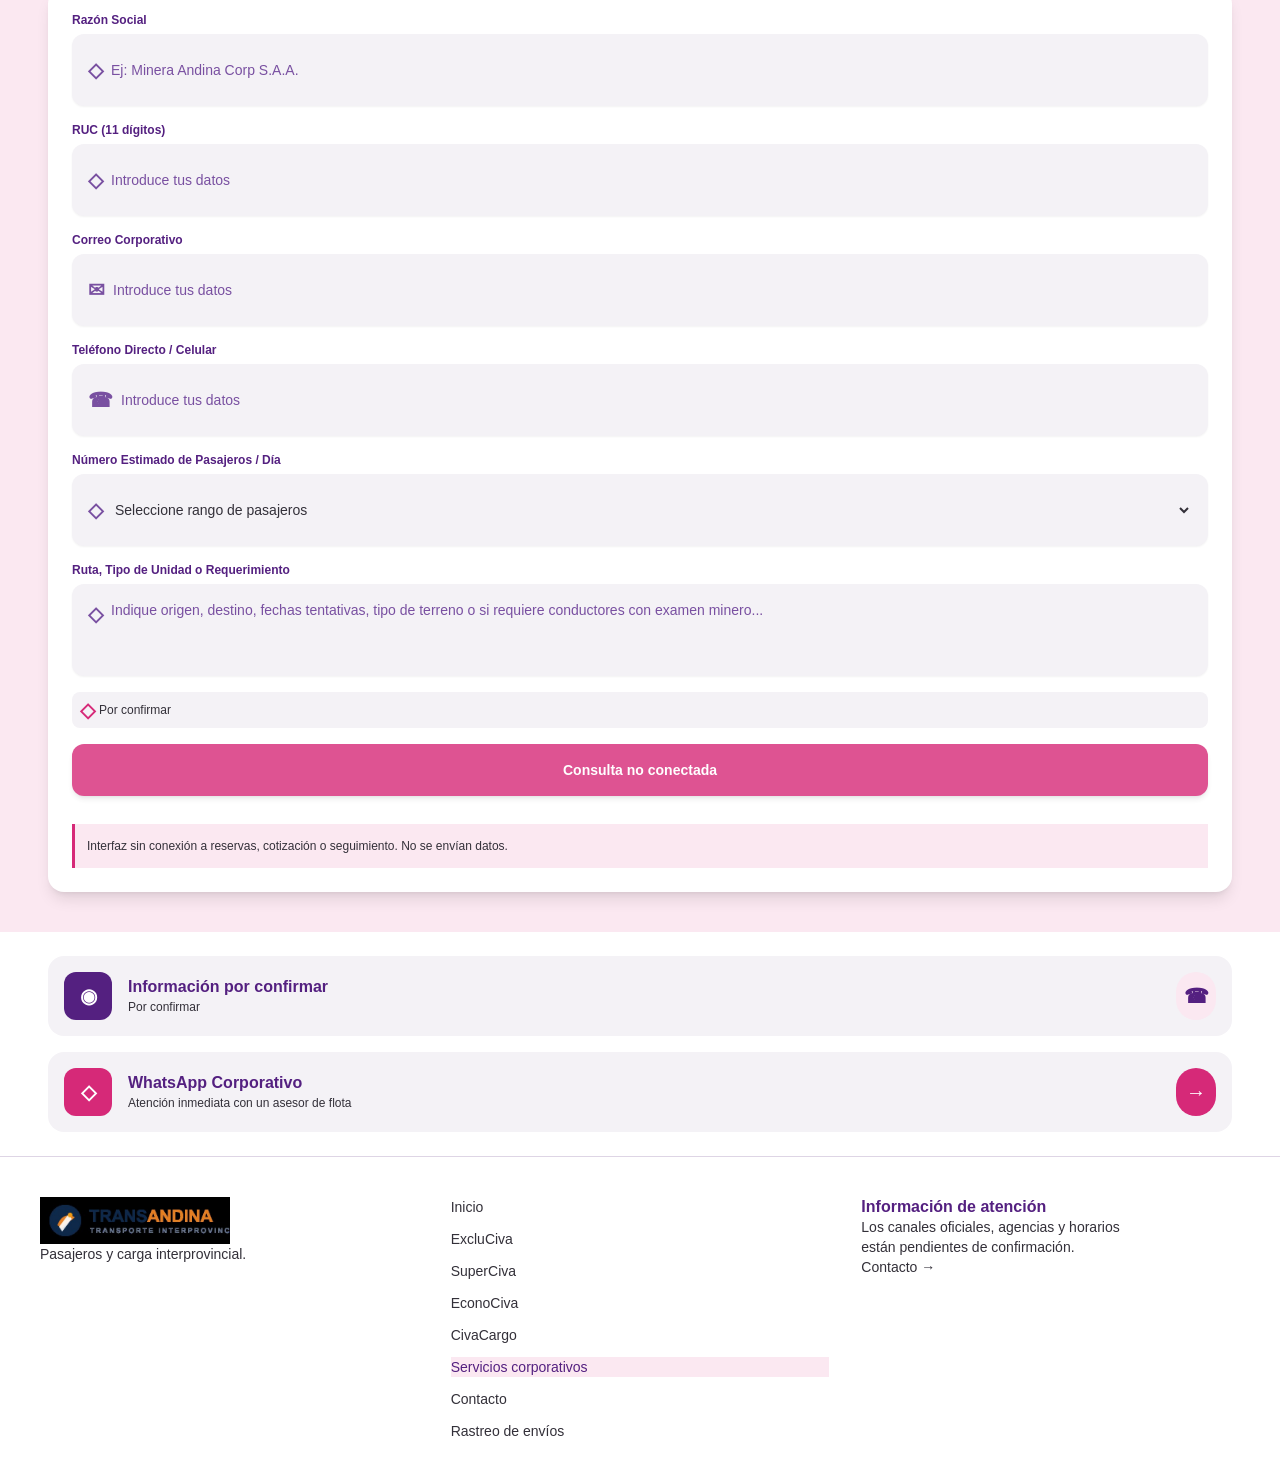
<file: sitio-transporte-html-css/HTML/ServiciosC.html>
<!DOCTYPE html>
<html lang="es">
 <head>
  <meta charset="utf-8"/>
  <meta content="width=device-width, initial-scale=1" name="viewport"/>
  <title>
   Servicios corporativos | TransAndina
  </title>
  <meta content="Servicios corporativos: transporte interprovincial y carga. Diseño estático basado en los recursos de Stitch." name="description"/>
  <meta content="Servicios corporativos | TransAndina" property="og:title"/>
  <meta content="Servicios corporativos: transporte interprovincial y carga." property="og:description"/>
  <meta content="website" property="og:type"/>
  <meta content="summary_large_image" name="twitter:card"/>
  <meta content="script-src 'none'; object-src 'none'; base-uri 'self'" http-equiv="Content-Security-Policy"/>
  <link href="../CSS/menuETL.css" rel="stylesheet"/>
 </head>
 <body class="bg-background text-body-md text-on-surface antialiased page-serviciosc">
  <header class="site-header">
   <div class="header-inner">
    <a class="brand" href="index.html">
     <img alt="TransAndina, transporte interprovincial" src="../Multimedia/a1bad35fd79f.jpg"/>
     <span>
      Pasajeros &amp; Cargo
     </span>
    </a>
    <nav aria-label="Navegación principal" class="desktop-nav">
     <a href="index.html">
      Inicio
     </a>
     <details class="service-menu">
      <summary>
       Servicios
      </summary>
      <div>
       <a href="index.html">
        Inicio
       </a>
       <a href="ExC.html">
        ExcluCiva
       </a>
       <a href="SuC.html">
        SuperCiva
       </a>
       <a href="EcC.html">
        EconoCiva
       </a>
       <a href="CiC.html">
        CivaCargo
       </a>
       <a aria-current="page" href="ServiciosC.html">
        Servicios corporativos
       </a>
       <a href="Contactos.html">
        Contacto
       </a>
       <a href="Rastrear envio.html">
        Rastreo de envíos
       </a>
      </div>
     </details>
     <a href="ServiciosC.html">
      Servicios corporativos
     </a>
     <a href="Contactos.html">
      Contacto
     </a>
     <a class="action" href="Rastrear envio.html">
      Rastrea tu envío
     </a>
    </nav>
    <details class="mobile-menu">
     <summary aria-label="Abrir menú">
      ☰
      <span>
       Menú
      </span>
     </summary>
     <nav aria-label="Navegación móvil">
      <a href="index.html">
       Inicio
      </a>
      <a href="ExC.html">
       ExcluCiva
      </a>
      <a href="SuC.html">
       SuperCiva
      </a>
      <a href="EcC.html">
       EconoCiva
      </a>
      <a href="CiC.html">
       CivaCargo
      </a>
      <a aria-current="page" href="ServiciosC.html">
       Servicios corporativos
      </a>
      <a href="Contactos.html">
       Contacto
      </a>
      <a href="Rastrear envio.html">
       Rastreo de envíos
      </a>
     </nav>
    </details>
   </div>
  </header>
  <main class="w-full pt-20 bg-background">
   <div class="publication-note">
    Contenido de presentación basado en Stitch. Características y condiciones comerciales pendientes de validación.
   </div>
   <div class="flex flex-col w-full">
    <section class="relative w-full overflow-hidden bg-primary px-gutter py-space-xl text-on-primary">
     <div class="absolute -right-20 -top-20 h-72 w-72 rounded-full bg-secondary/15 blur-3xl pointer-events-none">
     </div>
     <div class="absolute -left-16 bottom-0 h-64 w-64 rounded-full bg-surface-tint/20 blur-2xl pointer-events-none">
     </div>
     <div class="relative z-10 flex flex-col gap-space-md max-w-xl mx-auto">
      <div class="inline-flex items-center gap-space-xs self-start rounded-full bg-secondary-container/20 px-space-md py-1.5 backdrop-blur-md">
       <span aria-hidden="true" class="material-symbols-outlined text-[16px] text-secondary-fixed">
        ◇
       </span>
       <span class="text-label-sm text-secondary-fixed uppercase">
        Información por confirmar
       </span>
      </div>
      <h1 class="text-headline-lg-mobile font-bold text-on-primary font-bold">
       Servicios Corporativos: Movilidad segura y confiable para su empresa
      </h1>
      <p class="text-body-md text-primary-fixed-dim leading-relaxed">
       Consulta la disponibilidad, las características y las condiciones del servicio antes de organizar tu viaje o envío.
      </p>
      <div class="grid grid-cols-3 gap-space-sm pt-space-xs">
       <div class="flex flex-col rounded-xl bg-primary-container/70 p-space-sm backdrop-blur-sm">
        <span class="text-title-lg font-bold text-secondary-container font-bold">
         Información por confirmar
        </span>
        <span class="text-body-sm text-on-primary-container">
         Unidades activas
        </span>
       </div>
       <div class="flex flex-col rounded-xl bg-primary-container/70 p-space-sm backdrop-blur-sm">
        <span class="text-title-lg font-bold text-secondary-container font-bold">
         Por confirmar
        </span>
        <span class="text-body-sm text-on-primary-container">
         Puntualidad
        </span>
       </div>
       <div class="flex flex-col rounded-xl bg-primary-container/70 p-space-sm backdrop-blur-sm">
        <span class="text-title-lg font-bold text-secondary-container font-bold">
         Por confirmar
        </span>
        <span class="text-body-sm text-on-primary-container">
         Telemetría GPS
        </span>
       </div>
      </div>
      <div class="pt-space-xs">
       <a class="inline-flex items-center justify-center gap-space-xs w-full py-3.5 px-space-lg rounded-xl bg-secondary-container text-on-secondary-container text-label-lg shadow-md active:scale-[0.99] transition-transform" href="Contactos.html">
        Consultar información →
       </a>
      </div>
     </div>
    </section>
    <section class="w-full px-gutter -mt-4 z-20">
     <div class="w-full h-44 rounded-2xl overflow-hidden shadow-lg relative bg-surface-container">
      <img alt="Flota de autobuses y vehículos en un patio de operaciones" aria-label="High angle shot of a pristine fleet of modern dark navy executive buses and off-road 4x4 corporate transport vehicles aligned punctually outside a modern corporate logistics terminal under bright daytime lighting, with clean copper accents and sharp shadows" class="w-full h-full object-cover" loading="lazy" role="img" src="../Multimedia/9133e13a7998.jpg"/>
      <div class="absolute inset-0 bg-gradient-to-t from-primary/80 via-transparent to-transparent flex items-end p-space-md">
       <div class="flex items-center gap-space-xs text-on-primary">
        <span aria-hidden="true" class="material-symbols-outlined text-secondary-container text-[20px]">
         ✓
        </span>
        <span class="text-label-md">
         Presentación de flota corporativa
        </span>
       </div>
      </div>
     </div>
    </section>
    <section class="w-full px-gutter py-space-xl flex flex-col gap-space-lg">
     <div class="flex flex-col gap-space-xs">
      <span class="text-label-sm text-secondary uppercase">
       Líneas de Operación
      </span>
      <h2 class="text-headline-md font-bold text-primary font-bold">
       Soluciones corporativas integrales
      </h2>
      <p class="text-body-md text-on-surface-variant">
       Consulta la disponibilidad, las características y las condiciones del servicio antes de organizar tu viaje o envío.
      </p>
     </div>
     <div class="flex flex-col gap-space-md">
      <article class="flex flex-col rounded-2xl bg-surface-container-lowest p-space-md shadow-sm gap-space-md">
       <div class="relative w-full h-36 rounded-xl overflow-hidden bg-surface-container-high">
        <img alt="Recurso de transporte del diseño de Stitch" aria-label="Corporate passengers comfortably boarding a sleek navy commuter bus at dawn outside an urban industrial park entrance, bright clean lighting, warm ambiance, professional transport logistics" class="w-full h-full object-cover" loading="lazy" role="img" src="../Multimedia/6032625aeb8c.jpg"/>
        <div class="absolute top-space-sm left-space-sm rounded-lg bg-primary/85 px-space-sm py-1 text-on-primary flex items-center gap-1">
         <span aria-hidden="true" class="material-symbols-outlined text-[16px] text-secondary-fixed">
          ◇
         </span>
         <span class="text-label-sm">
          Rutas Fijas
         </span>
        </div>
       </div>
       <div class="flex flex-col gap-space-xs">
        <h3 class="text-title-lg text-primary">
         1. Transporte Diario de Colaboradores
        </h3>
        <p class="text-body-md text-on-surface-variant">
         Consulta la disponibilidad, las características y las condiciones del servicio antes de organizar tu viaje o envío.
        </p>
        <div class="flex flex-wrap gap-space-xs pt-space-xs">
         <span class="px-space-sm py-1 rounded-full bg-surface-container-low text-primary text-label-sm">
          Por confirmar
         </span>
         <span class="px-space-sm py-1 rounded-full bg-surface-container-low text-primary text-label-sm">
          Control por Turnos
         </span>
         <span class="px-space-sm py-1 rounded-full bg-surface-container-low text-primary text-label-sm">
          App de Pasajero
         </span>
        </div>
       </div>
      </article>
      <article class="flex flex-col rounded-2xl bg-surface-container-lowest p-space-md shadow-sm gap-space-md">
       <div class="relative w-full h-36 rounded-xl overflow-hidden bg-surface-container-high">
        <img alt="Autobús y vehículo de apoyo en una carretera de montaña" aria-label="Rugged off-road 4x4 pickup truck and heavy-duty mine personnel carrier bus traversing a mountain pass in the Andes at high altitude, professional industrial mining safety equipment, roll cage bar, emergency flags" class="w-full h-full object-cover" loading="lazy" role="img" src="../Multimedia/ba981dc7f6e4.jpg"/>
        <div class="absolute top-space-sm left-space-sm rounded-lg bg-primary/85 px-space-sm py-1 text-on-primary flex items-center gap-1">
         <span aria-hidden="true" class="material-symbols-outlined text-[16px] text-secondary-fixed">
          ◇
         </span>
         <span class="text-label-sm">
          Minería y Energía
         </span>
        </div>
       </div>
       <div class="flex flex-col gap-space-xs">
        <h3 class="text-title-lg text-primary">
         2. Operaciones Mineras e Industriales
        </h3>
        <p class="text-body-md text-on-surface-variant">
         Consulta la disponibilidad, las características y las condiciones del servicio antes de organizar tu viaje o envío.
        </p>
        <div class="flex flex-wrap gap-space-xs pt-space-xs">
         <span class="px-space-sm py-1 rounded-full bg-surface-container-low text-primary text-label-sm">
          Sensor Antifatiga
         </span>
         <span class="px-space-sm py-1 rounded-full bg-surface-container-low text-primary text-label-sm">
          Por confirmar
         </span>
         <span class="px-space-sm py-1 rounded-full bg-surface-container-low text-primary text-label-sm">
          Condiciones por confirmar
         </span>
        </div>
       </div>
      </article>
      <article class="flex flex-col rounded-2xl bg-surface-container-lowest p-space-md shadow-sm gap-space-md">
       <div class="relative w-full h-36 rounded-xl overflow-hidden bg-surface-container-high">
        <img alt="Colaboradores en el interior de un autobús corporativo" aria-label="Luxury corporate coach interior with deep navy leather reclining seats, warm wood accents, executives sitting spaced comfortably reading tablets during a corporate summit transfer, soft interior mood lighting" class="w-full h-full object-cover" loading="lazy" role="img" src="../Multimedia/cf7de58f00dc.jpg"/>
        <div class="absolute top-space-sm left-space-sm rounded-lg bg-primary/85 px-space-sm py-1 text-on-primary flex items-center gap-1">
         <span aria-hidden="true" class="material-symbols-outlined text-[16px] text-secondary-fixed">
          ◇
         </span>
         <span class="text-label-sm">
          VIP &amp; MICE
         </span>
        </div>
       </div>
       <div class="flex flex-col gap-space-xs">
        <h3 class="text-title-lg text-primary">
         3. Alquiler para Eventos &amp; Convenciones
        </h3>
        <p class="text-body-md text-on-surface-variant">
         Consulta la disponibilidad, las características y las condiciones del servicio antes de organizar tu viaje o envío.
        </p>
        <div class="flex flex-wrap gap-space-xs pt-space-xs">
         <span class="px-space-sm py-1 rounded-full bg-surface-container-low text-primary text-label-sm">
          Asientos
         </span>
         <span class="px-space-sm py-1 rounded-full bg-surface-container-low text-primary text-label-sm">
          Catering Corporativo
         </span>
         <span class="px-space-sm py-1 rounded-full bg-surface-container-low text-primary text-label-sm">
          Wi-Fi a Bordo
         </span>
        </div>
       </div>
      </article>
      <article class="flex flex-col rounded-2xl bg-surface-container-lowest p-space-md shadow-sm gap-space-md">
       <div class="relative w-full h-36 rounded-xl overflow-hidden bg-surface-container-high">
        <img alt="Personal de atención en una oficina de transporte" aria-label="Operations center control room with digital screens tracking fleet telemetry, maps showing live bus trajectories, analytics dashboards in deep blue and amber palette, transportation dispatcher on phone" class="w-full h-full object-cover" loading="lazy" role="img" src="../Multimedia/63119bf0b43f.jpg"/>
        <div class="absolute top-space-sm left-space-sm rounded-lg bg-primary/85 px-space-sm py-1 text-on-primary flex items-center gap-1">
         <span aria-hidden="true" class="material-symbols-outlined text-[16px] text-secondary-fixed">
          ◇
         </span>
         <span class="text-label-sm">
          Por confirmar
         </span>
        </div>
       </div>
       <div class="flex flex-col gap-space-xs">
        <h3 class="text-title-lg text-primary">
         4. Gestión de Flota &amp; Telemetría en Tiempo Real
        </h3>
        <p class="text-body-md text-on-surface-variant">
         Consulta la disponibilidad, las características y las condiciones del servicio antes de organizar tu viaje o envío.
        </p>
        <div class="flex flex-wrap gap-space-xs pt-space-xs">
         <span class="px-space-sm py-1 rounded-full bg-surface-container-low text-primary text-label-sm">
          Portal de Cliente
         </span>
         <span class="px-space-sm py-1 rounded-full bg-surface-container-low text-primary text-label-sm">
          Alertas SOS
         </span>
         <span class="px-space-sm py-1 rounded-full bg-surface-container-low text-primary text-label-sm">
          Reportes ESG
         </span>
        </div>
       </div>
      </article>
     </div>
    </section>
    <section class="w-full bg-surface-container-low px-gutter py-space-xl flex flex-col gap-space-lg">
     <div class="flex flex-col gap-space-xs">
      <span class="text-label-sm text-secondary uppercase">
       Seguridad Institucional
      </span>
      <h2 class="text-headline-md font-bold text-primary font-bold">
       Certificaciones y cumplimiento técnico
      </h2>
      <p class="text-body-md text-on-surface-variant">
       Consulta la disponibilidad, las características y las condiciones del servicio antes de organizar tu viaje o envío.
      </p>
     </div>
     <div class="grid grid-cols-1 gap-space-sm">
      <div class="flex items-start gap-space-md rounded-2xl bg-surface-container-lowest p-space-md shadow-sm">
       <div class="flex h-12 w-12 shrink-0 items-center justify-center rounded-xl bg-primary text-secondary-fixed">
        <span aria-hidden="true" class="material-symbols-outlined text-[24px]">
         ✓
        </span>
       </div>
       <div class="flex flex-col">
        <h4 class="text-title-md font-bold text-primary font-bold">
         Homologaciones y auditorías
        </h4>
        <p class="text-body-sm text-on-surface-variant mt-1">
         Consulta la disponibilidad, las características y las condiciones del servicio antes de organizar tu viaje o envío.
        </p>
       </div>
      </div>
      <div class="flex items-start gap-space-md rounded-2xl bg-surface-container-lowest p-space-md shadow-sm">
       <div class="flex h-12 w-12 shrink-0 items-center justify-center rounded-xl bg-primary text-secondary-fixed">
        <span aria-hidden="true" class="material-symbols-outlined text-[24px]">
         ◇
        </span>
       </div>
       <div class="flex flex-col">
        <h4 class="text-title-md font-bold text-primary font-bold">
         Normas y certificaciones
        </h4>
        <p class="text-body-sm text-on-surface-variant mt-1">
         Consulta la disponibilidad, las características y las condiciones del servicio antes de organizar tu viaje o envío.
        </p>
       </div>
      </div>
      <div class="flex items-start gap-space-md rounded-2xl bg-surface-container-lowest p-space-md shadow-sm">
       <div class="flex h-12 w-12 shrink-0 items-center justify-center rounded-xl bg-primary text-secondary-fixed">
        <span aria-hidden="true" class="material-symbols-outlined text-[24px]">
         ◇
        </span>
       </div>
       <div class="flex flex-col">
        <h4 class="text-title-md font-bold text-primary font-bold">
         Formación del personal
        </h4>
        <p class="text-body-sm text-on-surface-variant mt-1">
         Consulta la disponibilidad, las características y las condiciones del servicio antes de organizar tu viaje o envío.
        </p>
       </div>
      </div>
     </div>
    </section>
    <section class="w-full px-gutter py-space-xl flex flex-col gap-space-lg">
     <div class="flex flex-col gap-space-xs">
      <span class="text-label-sm text-secondary uppercase">
       Experiencia Multisectorial
      </span>
      <h2 class="text-headline-md font-bold text-primary font-bold">
       Sectores estratégicos atendidos
      </h2>
      <p class="text-body-md text-on-surface-variant">
       Consulta la disponibilidad, las características y las condiciones del servicio antes de organizar tu viaje o envío.
      </p>
     </div>
     <div class="grid grid-cols-2 gap-space-sm">
      <div class="flex flex-col gap-space-xs rounded-xl bg-surface-container-lowest p-space-md shadow-sm">
       <span aria-hidden="true" class="material-symbols-outlined text-[28px] text-secondary">
        ◇
       </span>
       <h3 class="text-title-md font-bold text-primary font-bold">
        Minería
       </h3>
       <p class="text-body-sm text-on-surface-variant">
        Condiciones por confirmar
       </p>
      </div>
      <div class="flex flex-col gap-space-xs rounded-xl bg-surface-container-lowest p-space-md shadow-sm">
       <span aria-hidden="true" class="material-symbols-outlined text-[28px] text-secondary">
        ◇
       </span>
       <h3 class="text-title-md font-bold text-primary font-bold">
        Construcción
       </h3>
       <p class="text-body-sm text-on-surface-variant">
        Rutas a frentes de obra e hidroeléctricas sin interrupción.
       </p>
      </div>
      <div class="flex flex-col gap-space-xs rounded-xl bg-surface-container-lowest p-space-md shadow-sm">
       <span aria-hidden="true" class="material-symbols-outlined text-[28px] text-secondary">
        ◇
       </span>
       <h3 class="text-title-md font-bold text-primary font-bold">
        Manufactura
       </h3>
       <p class="text-body-sm text-on-surface-variant">
        Consulta la disponibilidad, las características y las condiciones del servicio antes de organizar tu viaje o envío.
       </p>
      </div>
      <div class="flex flex-col gap-space-xs rounded-xl bg-surface-container-lowest p-space-md shadow-sm">
       <span aria-hidden="true" class="material-symbols-outlined text-[28px] text-secondary">
        ◇
       </span>
       <h3 class="text-title-md font-bold text-primary font-bold">
        Sector Financiero
       </h3>
       <p class="text-body-sm text-on-surface-variant">
        Shuttles corporativos entre sedes centrales y centros de datos.
       </p>
      </div>
     </div>
     <div class="rounded-2xl bg-primary p-space-lg text-on-primary shadow-md flex flex-col gap-space-sm">
      <div class="flex items-center gap-space-xs text-secondary-fixed">
       <span aria-hidden="true" class="material-symbols-outlined text-[18px]">
        ★
       </span>
       <span aria-hidden="true" class="material-symbols-outlined text-[18px]">
        ★
       </span>
       <span aria-hidden="true" class="material-symbols-outlined text-[18px]">
        ★
       </span>
       <span aria-hidden="true" class="material-symbols-outlined text-[18px]">
        ★
       </span>
       <span aria-hidden="true" class="material-symbols-outlined text-[18px]">
        ★
       </span>
      </div>
      <blockquote class="text-body-md text-surface-container-highest italic">
       Por confirmar
      </blockquote>
      <div class="flex items-center gap-space-sm pt-space-xs">
       <div class="h-9 w-9 rounded-full bg-secondary flex items-center justify-center font-bold text-on-secondary font-bold">
        CC
       </div>
       <div class="flex flex-col">
        <span class="text-label-md text-on-primary font-bold font-bold">
         Consorcio Minero del Centro
        </span>
        <span class="text-body-sm text-primary-fixed-dim">
         Gerencia de Operaciones y RRHH
        </span>
       </div>
      </div>
     </div>
    </section>
    <section class="w-full bg-surface-container px-gutter py-space-xl flex flex-col gap-space-lg" id="cotizador-b2b">
     <div class="flex flex-col gap-space-xs">
      <div class="inline-flex items-center gap-1 text-secondary">
       <span aria-hidden="true" class="material-symbols-outlined text-[18px]">
        ◇
       </span>
       <span class="text-label-sm uppercase">
        Información por confirmar
       </span>
      </div>
      <h2 class="text-headline-md font-bold text-primary font-bold">
       Solicite una propuesta corporativa personalizada
      </h2>
      <p class="text-body-md text-on-surface-variant">
       Consulta la disponibilidad, las características y las condiciones del servicio antes de organizar tu viaje o envío.
      </p>
     </div>
     <form class="flex flex-col gap-space-md rounded-2xl bg-surface-container-lowest p-space-lg shadow-lg">
      <div class="flex flex-col gap-1.5">
       <label class="text-label-md text-primary font-bold font-bold" for="razon_social">
        Razón Social
       </label>
       <div class="flex items-center rounded-xl bg-surface-container-low px-space-md py-3 gap-space-sm focus-within:bg-surface-container-lowest shadow-sm">
        <span aria-hidden="true" class="material-symbols-outlined text-outline text-[20px]">
         ◇
        </span>
        <input class="w-full bg-transparent text-body-md text-on-surface placeholder:text-outline focus:outline-none" id="razon_social" name="razon_social" placeholder="Ej: Minera Andina Corp S.A.A." required="" type="text"/>
       </div>
      </div>
      <div class="flex flex-col gap-1.5">
       <label class="text-label-md text-primary font-bold font-bold" for="ruc">
        RUC (11 dígitos)
       </label>
       <div class="flex items-center rounded-xl bg-surface-container-low px-space-md py-3 gap-space-sm focus-within:bg-surface-container-lowest shadow-sm">
        <span aria-hidden="true" class="material-symbols-outlined text-outline text-[20px]">
         ◇
        </span>
        <input class="w-full bg-transparent text-body-md text-on-surface placeholder:text-outline focus:outline-none" id="ruc" maxlength="11" name="ruc" pattern="[0-9]{11}" placeholder="Introduce tus datos" required="" type="text"/>
       </div>
      </div>
      <div class="flex flex-col gap-1.5">
       <label class="text-label-md text-primary font-bold font-bold" for="email">
        Correo Corporativo
       </label>
       <div class="flex items-center rounded-xl bg-surface-container-low px-space-md py-3 gap-space-sm focus-within:bg-surface-container-lowest shadow-sm">
        <span aria-hidden="true" class="material-symbols-outlined text-outline text-[20px]">
         ✉
        </span>
        <input class="w-full bg-transparent text-body-md text-on-surface placeholder:text-outline focus:outline-none" id="email" name="email" placeholder="Introduce tus datos" required="" type="email"/>
       </div>
      </div>
      <div class="flex flex-col gap-1.5">
       <label class="text-label-md text-primary font-bold font-bold" for="telefono">
        Teléfono Directo / Celular
       </label>
       <div class="flex items-center rounded-xl bg-surface-container-low px-space-md py-3 gap-space-sm focus-within:bg-surface-container-lowest shadow-sm">
        <span aria-hidden="true" class="material-symbols-outlined text-outline text-[20px]">
         ☎
        </span>
        <input class="w-full bg-transparent text-body-md text-on-surface placeholder:text-outline focus:outline-none" id="telefono" name="telefono" placeholder="Introduce tus datos" required="" type="tel"/>
       </div>
      </div>
      <div class="flex flex-col gap-1.5">
       <label class="text-label-md text-primary font-bold font-bold" for="pasajeros">
        Número Estimado de Pasajeros / Día
       </label>
       <div class="flex items-center rounded-xl bg-surface-container-low px-space-md py-3 gap-space-sm focus-within:bg-surface-container-lowest shadow-sm">
        <span aria-hidden="true" class="material-symbols-outlined text-outline text-[20px]">
         ◇
        </span>
        <select class="w-full bg-transparent text-body-md text-on-surface focus:outline-none" id="pasajeros" name="pasajeros" required="">
         <option value="">
          Seleccione rango de pasajeros
         </option>
         <option value="10-30">
          10 a 30 pasajeros
         </option>
         <option value="31-80">
          31 a 80 pasajeros
         </option>
         <option value="81-200">
          81 a 200 pasajeros
         </option>
         <option value="200+">
          Más de 200 pasajeros
         </option>
        </select>
       </div>
      </div>
      <div class="flex flex-col gap-1.5">
       <label class="text-label-md text-primary font-bold font-bold" for="requerimiento">
        Ruta, Tipo de Unidad o Requerimiento
       </label>
       <div class="flex items-start rounded-xl bg-surface-container-low p-space-md gap-space-sm focus-within:bg-surface-container-lowest shadow-sm">
        <span aria-hidden="true" class="material-symbols-outlined text-outline text-[20px] pt-1">
         ◇
        </span>
        <textarea class="w-full bg-transparent text-body-md text-on-surface placeholder:text-outline focus:outline-none resize-none" id="requerimiento" name="requerimiento" placeholder="Indique origen, destino, fechas tentativas, tipo de terreno o si requiere conductores con examen minero..." required="" rows="3"></textarea>
       </div>
      </div>
      <div class="flex items-center gap-space-xs rounded-lg bg-surface-container-low p-space-sm text-on-surface-variant">
       <span aria-hidden="true" class="material-symbols-outlined text-secondary text-[20px] shrink-0">
        ◇
       </span>
       <span class="text-body-sm">
        Por confirmar
       </span>
      </div>
      <button class="w-full py-4 px-space-lg rounded-xl bg-secondary-container text-on-secondary-container text-label-lg font-bold shadow-md active:scale-[0.99] transition-transform flex items-center justify-center gap-space-xs font-bold" disabled="" type="button">
       Consulta no conectada
      </button>
      <p class="status-note">
       Interfaz sin conexión a reservas, cotización o seguimiento. No se envían datos.
      </p>
     </form>
    </section>
    <section class="w-full px-gutter py-space-lg bg-surface-container-lowest">
     <div class="flex flex-col gap-space-md">
      <div class="flex items-center justify-between p-space-md rounded-2xl bg-surface-container-low">
       <div class="flex items-center gap-space-md">
        <div class="w-12 h-12 rounded-xl bg-primary text-on-primary flex items-center justify-center">
         <span aria-hidden="true" class="material-symbols-outlined text-[24px]">
          ◉
         </span>
        </div>
        <div class="flex flex-col">
         <span class="text-title-md text-primary font-bold font-bold">
          Información por confirmar
         </span>
         <span class="text-body-sm text-on-surface-variant">
          Por confirmar
         </span>
        </div>
       </div>
       <a class="w-10 h-10 rounded-full bg-surface-container text-primary flex items-center justify-center" href="Contactos.html">
        <span aria-hidden="true" class="material-symbols-outlined text-[20px]">
         ☎
        </span>
       </a>
      </div>
      <div class="flex items-center justify-between p-space-md rounded-2xl bg-surface-container-low">
       <div class="flex items-center gap-space-md">
        <div class="w-12 h-12 rounded-xl bg-secondary-container text-on-secondary-container flex items-center justify-center">
         <span aria-hidden="true" class="material-symbols-outlined text-[24px]">
          ◇
         </span>
        </div>
        <div class="flex flex-col">
         <span class="text-title-md text-primary font-bold font-bold">
          WhatsApp Corporativo
         </span>
         <span class="text-body-sm text-on-surface-variant">
          Atención inmediata con un asesor de flota
         </span>
        </div>
       </div>
       <a class="w-10 h-10 rounded-full bg-secondary-container text-on-secondary-container flex items-center justify-center" href="Contactos.html" target="_blank">
        <span aria-hidden="true" class="material-symbols-outlined text-[20px]">
         →
        </span>
       </a>
      </div>
     </div>
    </section>
   </div>
  </main>
  <footer class="site-footer">
   <div class="footer-inner">
    <div>
     <img alt="TransAndina, transporte interprovincial" src="../Multimedia/a1bad35fd79f.jpg"/>
     <p>
      Pasajeros y carga interprovincial.
     </p>
    </div>
    <nav aria-label="Enlaces del pie de página">
     <a href="index.html">
      Inicio
     </a>
     <a href="ExC.html">
      ExcluCiva
     </a>
     <a href="SuC.html">
      SuperCiva
     </a>
     <a href="EcC.html">
      EconoCiva
     </a>
     <a href="CiC.html">
      CivaCargo
     </a>
     <a aria-current="page" href="ServiciosC.html">
      Servicios corporativos
     </a>
     <a href="Contactos.html">
      Contacto
     </a>
     <a href="Rastrear envio.html">
      Rastreo de envíos
     </a>
    </nav>
    <div>
     <h2>
      Información de atención
     </h2>
     <p>
      Los canales oficiales, agencias y horarios están pendientes de confirmación.
     </p>
     <a href="Contactos.html">
      Contacto →
     </a>
    </div>
   </div>
  </footer>
 </body>
</html>
</file>
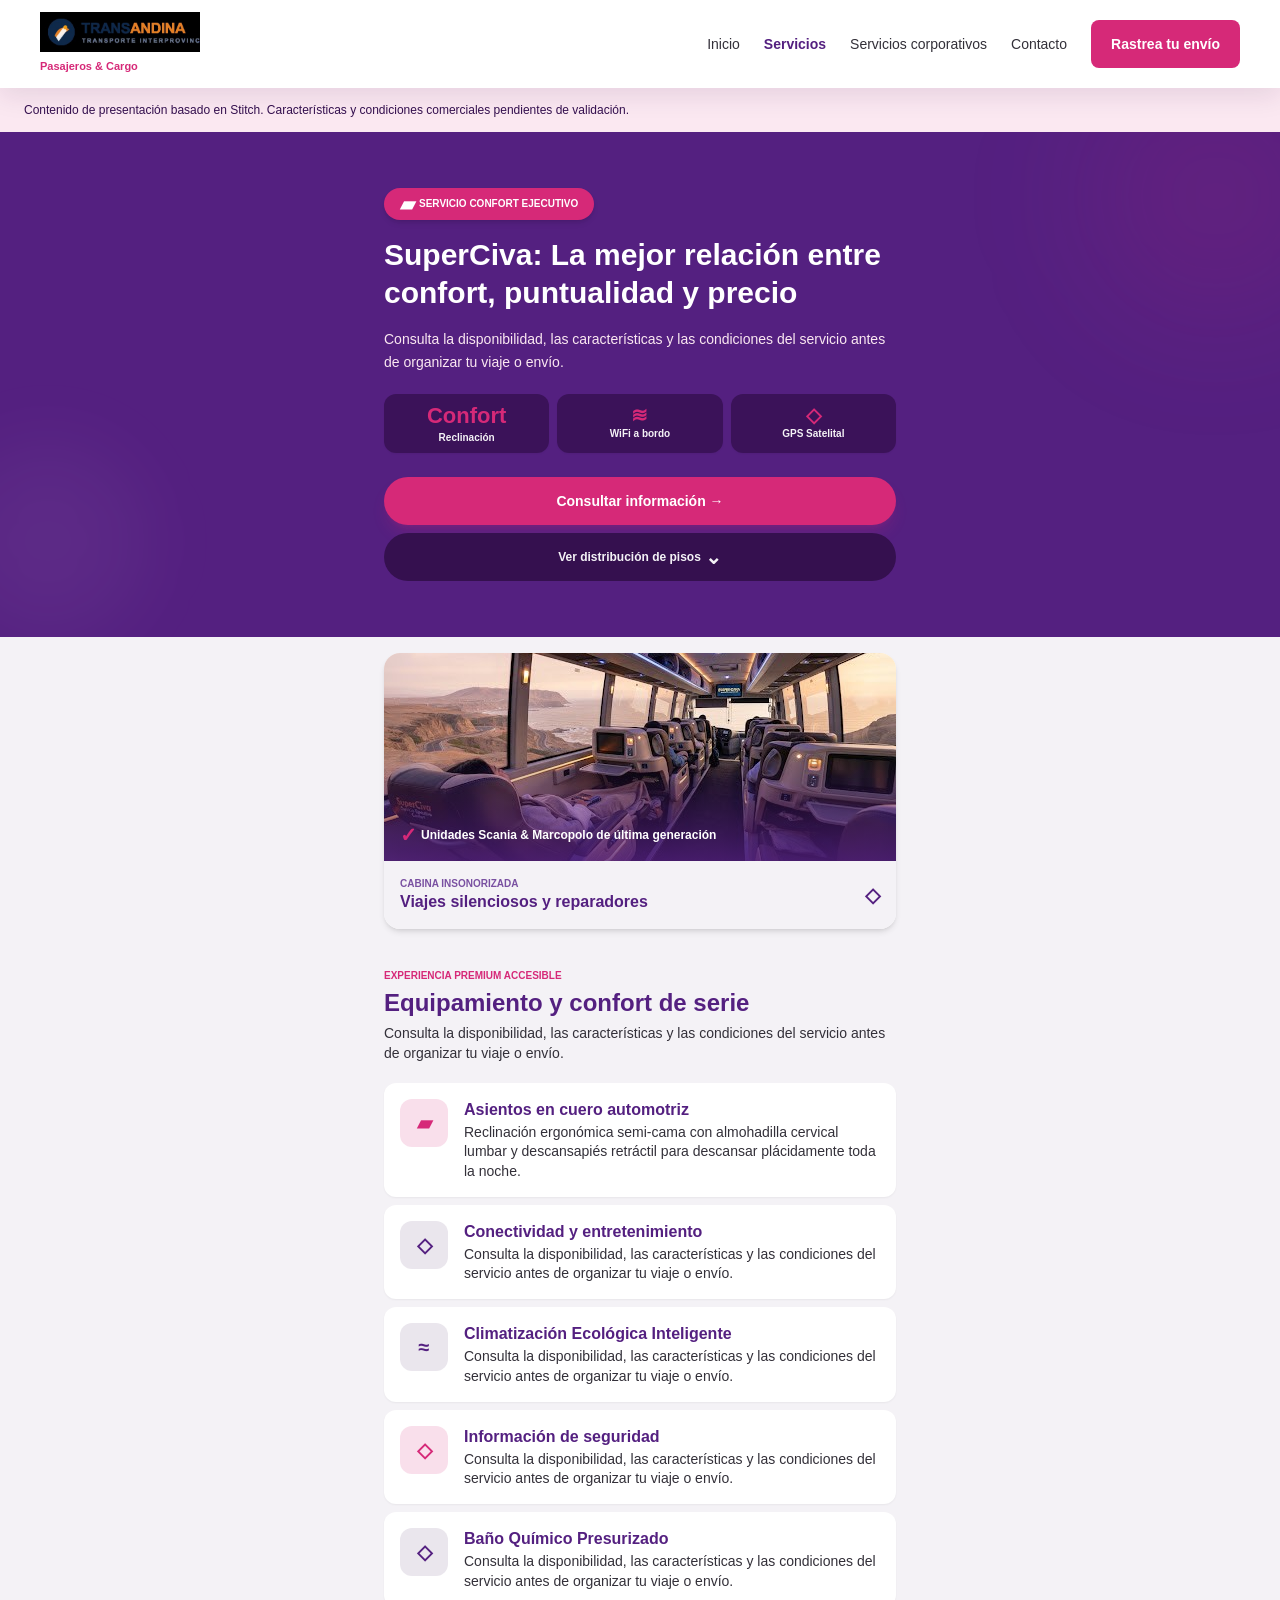
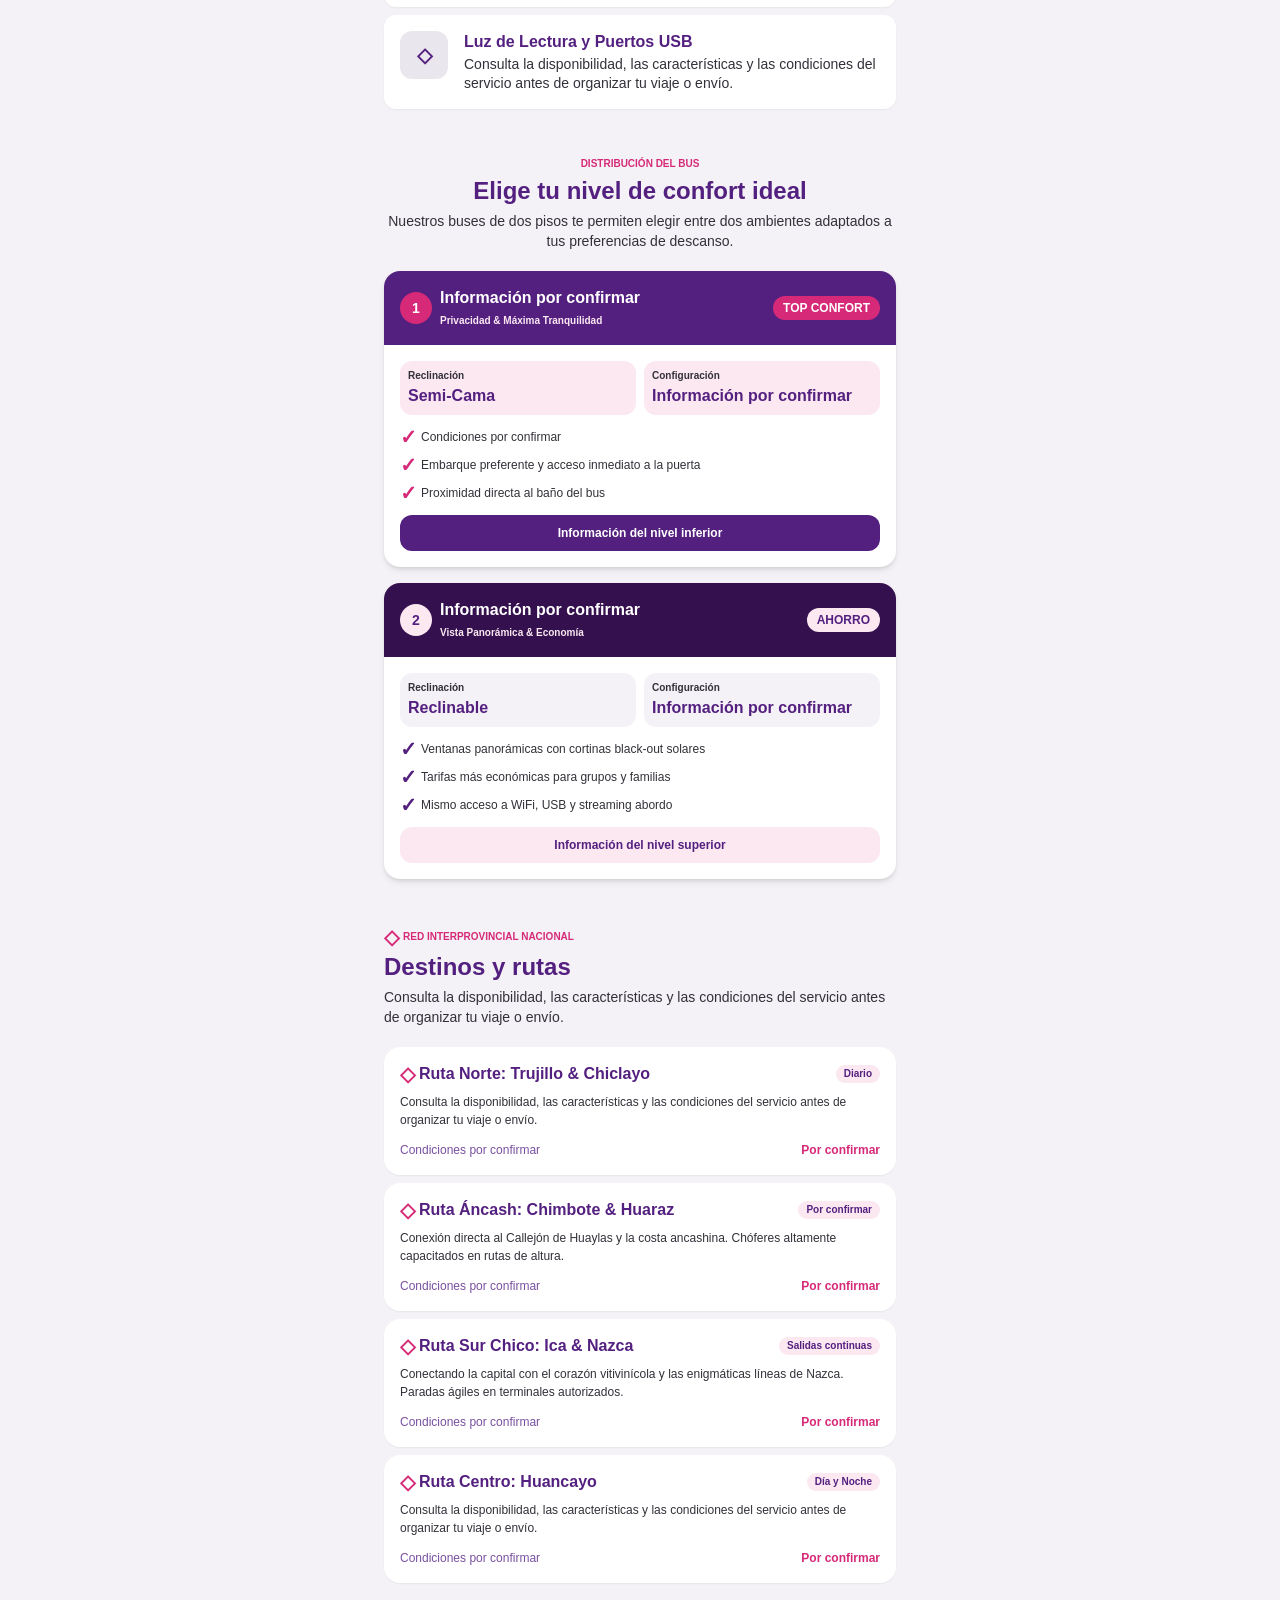
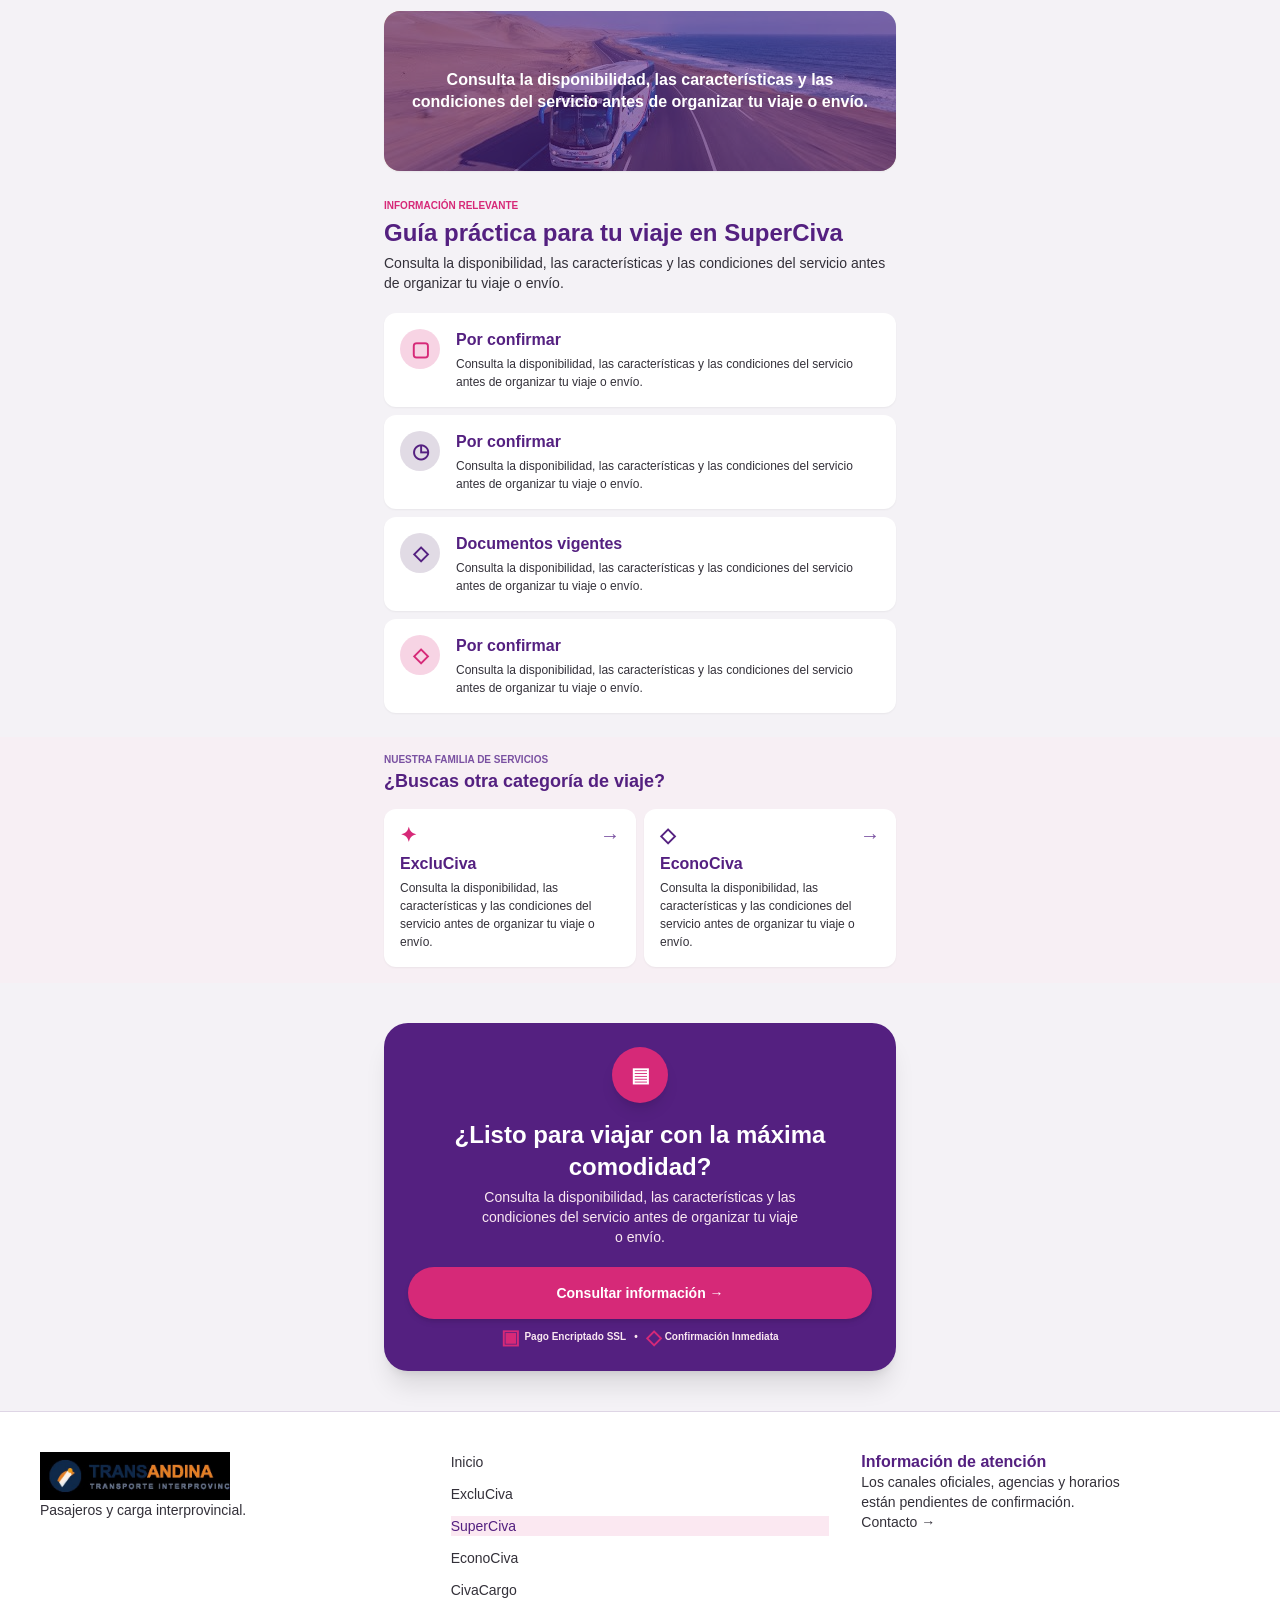
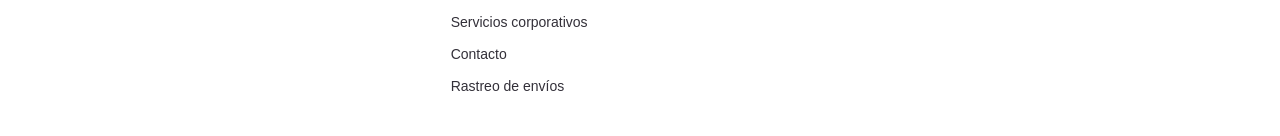
<file: sitio-transporte-html-css/HTML/SuC.html>
<!DOCTYPE html>
<html lang="es">
 <head>
  <meta charset="utf-8"/>
  <meta content="width=device-width, initial-scale=1" name="viewport"/>
  <title>
   SuperCiva | TransAndina
  </title>
  <meta content="SuperCiva: transporte interprovincial y carga. Diseño estático basado en los recursos de Stitch." name="description"/>
  <meta content="SuperCiva | TransAndina" property="og:title"/>
  <meta content="SuperCiva: transporte interprovincial y carga." property="og:description"/>
  <meta content="website" property="og:type"/>
  <meta content="summary_large_image" name="twitter:card"/>
  <meta content="script-src 'none'; object-src 'none'; base-uri 'self'" http-equiv="Content-Security-Policy"/>
  <link href="../CSS/menuETL.css" rel="stylesheet"/>
 </head>
 <body class="bg-background text-body-md text-on-surface antialiased page-suc">
  <header class="site-header">
   <div class="header-inner">
    <a class="brand" href="index.html">
     <img alt="TransAndina, transporte interprovincial" src="../Multimedia/a1bad35fd79f.jpg"/>
     <span>
      Pasajeros &amp; Cargo
     </span>
    </a>
    <nav aria-label="Navegación principal" class="desktop-nav">
     <a href="index.html">
      Inicio
     </a>
     <details class="service-menu">
      <summary>
       Servicios
      </summary>
      <div>
       <a href="index.html">
        Inicio
       </a>
       <a href="ExC.html">
        ExcluCiva
       </a>
       <a aria-current="page" href="SuC.html">
        SuperCiva
       </a>
       <a href="EcC.html">
        EconoCiva
       </a>
       <a href="CiC.html">
        CivaCargo
       </a>
       <a href="ServiciosC.html">
        Servicios corporativos
       </a>
       <a href="Contactos.html">
        Contacto
       </a>
       <a href="Rastrear envio.html">
        Rastreo de envíos
       </a>
      </div>
     </details>
     <a href="ServiciosC.html">
      Servicios corporativos
     </a>
     <a href="Contactos.html">
      Contacto
     </a>
     <a class="action" href="Rastrear envio.html">
      Rastrea tu envío
     </a>
    </nav>
    <details class="mobile-menu">
     <summary aria-label="Abrir menú">
      ☰
      <span>
       Menú
      </span>
     </summary>
     <nav aria-label="Navegación móvil">
      <a href="index.html">
       Inicio
      </a>
      <a href="ExC.html">
       ExcluCiva
      </a>
      <a aria-current="page" href="SuC.html">
       SuperCiva
      </a>
      <a href="EcC.html">
       EconoCiva
      </a>
      <a href="CiC.html">
       CivaCargo
      </a>
      <a href="ServiciosC.html">
       Servicios corporativos
      </a>
      <a href="Contactos.html">
       Contacto
      </a>
      <a href="Rastrear envio.html">
       Rastreo de envíos
      </a>
     </nav>
    </details>
   </div>
  </header>
  <main class="w-full pt-20 bg-background">
   <div class="publication-note">
    Contenido de presentación basado en Stitch. Características y condiciones comerciales pendientes de validación.
   </div>
   <div class="flex flex-col w-full">
    <section class="relative w-full overflow-hidden bg-primary text-on-primary px-margin py-space-xl">
     <div class="absolute -right-16 -top-16 w-64 h-64 rounded-full bg-secondary-container/10 blur-3xl pointer-events-none">
     </div>
     <div class="absolute -left-12 bottom-0 w-48 h-48 rounded-full bg-surface-container-high/5 blur-2xl pointer-events-none">
     </div>
     <div class="relative z-10 flex flex-col gap-space-md max-w-lg mx-auto">
      <div class="inline-flex items-center gap-space-xs self-start px-space-md py-1.5 rounded-full bg-secondary-container text-on-secondary-container shadow-md">
       <span aria-hidden="true" class="material-symbols-outlined text-[16px] inline-1">
        ▰
       </span>
       <span class="text-label-sm uppercase">
        Servicio Confort Ejecutivo
       </span>
      </div>
      <h1 class="text-headline-xl-mobile text-on-primary font-extrabold">
       SuperCiva: La mejor relación entre confort, puntualidad y precio
      </h1>
      <p class="text-body-md text-surface-container-high leading-relaxed">
       Consulta la disponibilidad, las características y las condiciones del servicio antes de organizar tu viaje o envío.
      </p>
      <div class="grid grid-cols-3 gap-space-sm pt-space-xs">
       <div class="flex flex-col items-center justify-center p-space-sm rounded-xl bg-primary-container/80 text-center shadow-sm">
        <span class="text-headline-md text-secondary-container leading-tight">
         Confort
        </span>
        <span class="text-label-sm text-surface-container-highest mt-0.5">
         Reclinación
        </span>
       </div>
       <div class="flex flex-col items-center justify-center p-space-sm rounded-xl bg-primary-container/80 text-center shadow-sm">
        <span aria-hidden="true" class="material-symbols-outlined text-[24px] text-secondary-container">
         ≋
        </span>
        <span class="text-label-sm text-surface-container-highest mt-0.5">
         WiFi a bordo
        </span>
       </div>
       <div class="flex flex-col items-center justify-center p-space-sm rounded-xl bg-primary-container/80 text-center shadow-sm">
        <span aria-hidden="true" class="material-symbols-outlined text-[24px] text-secondary-container">
         ◇
        </span>
        <span class="text-label-sm text-surface-container-highest mt-0.5">
         GPS Satelital
        </span>
       </div>
      </div>
      <div class="pt-space-sm flex flex-col gap-space-sm">
       <a aria-label="Información de contacto; servicio no conectado" class="w-full flex items-center justify-center gap-space-xs py-3.5 px-space-lg rounded-full bg-secondary-container hover:bg-secondary text-on-secondary-container text-label-lg shadow-lg shadow-secondary-container/20 transition-all text-center" href="Contactos.html">
        Consultar información →
       </a>
       <a class="w-full flex items-center justify-center gap-space-xs py-3 px-space-md rounded-full bg-primary-container hover:bg-surface-container text-surface-bright text-label-md text-center transition-colors" href="#modalidades">
        <span>
         Ver distribución de pisos
        </span>
        <span aria-hidden="true" class="material-symbols-outlined text-[16px]">
         ⌄
        </span>
       </a>
      </div>
     </div>
    </section>
    <section class="w-full px-margin py-space-md">
     <div class="max-w-lg mx-auto overflow-hidden rounded-2xl bg-surface-container-lowest shadow-md">
      <div class="relative w-full h-52 overflow-hidden">
       <img alt="Interior de un autobús con asientos reclinables y luz de lectura" aria-label="Interior of a modern luxury interprovincial bus showing spacious leather seats reclined at 160 degrees with plush headrests and fold-out legrests. Warm ambient LED cabin lighting in soft amber and cool maritime blue tones. Individual USB charging outlets, high tech clean ambiance with immaculate carpet and panoramic scenic windows overlooking Peruvian coastal desert roads at dawn." class="w-full h-full object-cover" loading="lazy" role="img" src="../Multimedia/e8bbad2eb7da.jpg"/>
       <div class="absolute inset-0 bg-gradient-to-t from-primary/80 via-transparent to-transparent flex items-end p-space-md">
        <div class="flex items-center gap-space-xs text-on-primary">
         <span aria-hidden="true" class="material-symbols-outlined text-[20px] text-secondary-container">
          ✓
         </span>
         <span class="text-label-md font-bold font-bold">
          Unidades Scania &amp; Marcopolo de última generación
         </span>
        </div>
       </div>
      </div>
      <div class="p-space-md bg-surface-container-low flex items-center justify-between">
       <div class="flex flex-col">
        <span class="text-label-sm uppercase text-outline">
         Cabina Insonorizada
        </span>
        <span class="text-title-md text-primary font-bold font-bold">
         Viajes silenciosos y reparadores
        </span>
       </div>
       <span aria-hidden="true" class="material-symbols-outlined text-primary text-[28px]">
        ◇
       </span>
      </div>
     </div>
    </section>
    <section class="w-full px-margin py-space-lg">
     <div class="max-w-lg mx-auto flex flex-col gap-space-md">
      <div class="flex flex-col gap-space-xs">
       <span class="text-label-sm uppercase text-secondary font-bold font-bold">
        Experiencia Premium Accesible
       </span>
       <h2 class="text-headline-lg-mobile text-primary font-bold font-bold">
        Equipamiento y confort de serie
       </h2>
       <p class="text-body-md text-on-surface-variant">
        Consulta la disponibilidad, las características y las condiciones del servicio antes de organizar tu viaje o envío.
       </p>
      </div>
      <div class="flex flex-col gap-space-sm pt-space-xs">
       <div class="flex items-start gap-space-md p-space-md rounded-xl bg-surface-container-lowest shadow-sm hover:shadow-md transition-shadow">
        <div class="w-12 h-12 rounded-xl bg-secondary-container/15 flex items-center justify-center shrink-0 text-secondary">
         <span aria-hidden="true" class="material-symbols-outlined text-[26px]">
          ▰
         </span>
        </div>
        <div class="flex flex-col gap-0.5">
         <h3 class="text-title-md text-primary font-bold font-bold">
          Asientos  en cuero automotriz
         </h3>
         <p class="text-body-md text-on-surface-variant leading-snug">
          Reclinación ergonómica semi-cama con almohadilla cervical lumbar y descansapiés retráctil para descansar plácidamente toda la noche.
         </p>
        </div>
       </div>
       <div class="flex items-start gap-space-md p-space-md rounded-xl bg-surface-container-lowest shadow-sm hover:shadow-md transition-shadow">
        <div class="w-12 h-12 rounded-xl bg-primary-container/10 flex items-center justify-center shrink-0 text-primary">
         <span aria-hidden="true" class="material-symbols-outlined text-[26px]">
          ◇
         </span>
        </div>
        <div class="flex flex-col gap-0.5">
         <h3 class="text-title-md text-primary font-bold font-bold">
          Conectividad y entretenimiento
         </h3>
         <p class="text-body-md text-on-surface-variant leading-snug">
          Consulta la disponibilidad, las características y las condiciones del servicio antes de organizar tu viaje o envío.
         </p>
        </div>
       </div>
       <div class="flex items-start gap-space-md p-space-md rounded-xl bg-surface-container-lowest shadow-sm hover:shadow-md transition-shadow">
        <div class="w-12 h-12 rounded-xl bg-primary-container/10 flex items-center justify-center shrink-0 text-primary">
         <span aria-hidden="true" class="material-symbols-outlined text-[26px]">
          ≈
         </span>
        </div>
        <div class="flex flex-col gap-0.5">
         <h3 class="text-title-md text-primary font-bold font-bold">
          Climatización Ecológica Inteligente
         </h3>
         <p class="text-body-md text-on-surface-variant leading-snug">
          Consulta la disponibilidad, las características y las condiciones del servicio antes de organizar tu viaje o envío.
         </p>
        </div>
       </div>
       <div class="flex items-start gap-space-md p-space-md rounded-xl bg-surface-container-lowest shadow-sm hover:shadow-md transition-shadow">
        <div class="w-12 h-12 rounded-xl bg-secondary-container/15 flex items-center justify-center shrink-0 text-secondary">
         <span aria-hidden="true" class="material-symbols-outlined text-[26px]">
          ◇
         </span>
        </div>
        <div class="flex flex-col gap-0.5">
         <h3 class="text-title-md text-primary font-bold font-bold">
          Información de seguridad
         </h3>
         <p class="text-body-md text-on-surface-variant leading-snug">
          Consulta la disponibilidad, las características y las condiciones del servicio antes de organizar tu viaje o envío.
         </p>
        </div>
       </div>
       <div class="flex items-start gap-space-md p-space-md rounded-xl bg-surface-container-lowest shadow-sm hover:shadow-md transition-shadow">
        <div class="w-12 h-12 rounded-xl bg-primary-container/10 flex items-center justify-center shrink-0 text-primary">
         <span aria-hidden="true" class="material-symbols-outlined text-[26px]">
          ◇
         </span>
        </div>
        <div class="flex flex-col gap-0.5">
         <h3 class="text-title-md text-primary font-bold font-bold">
          Baño Químico Presurizado
         </h3>
         <p class="text-body-md text-on-surface-variant leading-snug">
          Consulta la disponibilidad, las características y las condiciones del servicio antes de organizar tu viaje o envío.
         </p>
        </div>
       </div>
       <div class="flex items-start gap-space-md p-space-md rounded-xl bg-surface-container-lowest shadow-sm hover:shadow-md transition-shadow">
        <div class="w-12 h-12 rounded-xl bg-primary-container/10 flex items-center justify-center shrink-0 text-primary">
         <span aria-hidden="true" class="material-symbols-outlined text-[26px]">
          ◇
         </span>
        </div>
        <div class="flex flex-col gap-0.5">
         <h3 class="text-title-md text-primary font-bold font-bold">
          Luz de Lectura y Puertos USB
         </h3>
         <p class="text-body-md text-on-surface-variant leading-snug">
          Consulta la disponibilidad, las características y las condiciones del servicio antes de organizar tu viaje o envío.
         </p>
        </div>
       </div>
      </div>
     </div>
    </section>
    <section class="w-full px-margin py-space-lg bg-surface-container-low" id="modalidades">
     <div class="max-w-lg mx-auto flex flex-col gap-space-md">
      <div class="flex flex-col gap-space-xs text-center">
       <span class="text-label-sm uppercase text-secondary font-bold font-bold">
        Distribución del Bus
       </span>
       <h2 class="text-headline-lg-mobile text-primary font-bold font-bold">
        Elige tu nivel de confort ideal
       </h2>
       <p class="text-body-md text-on-surface-variant">
        Nuestros buses de dos pisos te permiten elegir entre dos ambientes adaptados a tus preferencias de descanso.
       </p>
      </div>
      <div class="flex flex-col gap-space-md pt-space-xs">
       <div class="flex flex-col rounded-2xl bg-surface-container-lowest overflow-hidden shadow-md">
        <div class="bg-primary text-on-primary p-space-md flex items-center justify-between">
         <div class="flex items-center gap-space-sm">
          <span class="w-8 h-8 rounded-full bg-secondary-container text-on-secondary-container flex items-center justify-center font-bold text-label-lg font-bold">
           1
          </span>
          <div>
           <h3 class="text-title-md text-on-primary font-bold font-bold">
            Información por confirmar
           </h3>
           <span class="text-label-sm text-surface-container-high">
            Privacidad &amp; Máxima Tranquilidad
           </span>
          </div>
         </div>
         <span class="text-label-md bg-secondary text-on-secondary px-2.5 py-1 rounded-full uppercase">
          Top Confort
         </span>
        </div>
        <div class="p-space-md flex flex-col gap-space-sm">
         <div class="grid grid-cols-2 gap-space-sm">
          <div class="p-space-sm rounded-xl bg-surface-container flex flex-col gap-0.5">
           <span class="text-label-sm text-on-surface-variant">
            Reclinación
           </span>
           <span class="text-title-md text-primary font-bold font-bold">
            Semi-Cama
           </span>
          </div>
          <div class="p-space-sm rounded-xl bg-surface-container flex flex-col gap-0.5">
           <span class="text-label-sm text-on-surface-variant">
            Configuración
           </span>
           <span class="text-title-md text-primary font-bold font-bold">
            Información por confirmar
           </span>
          </div>
         </div>
         <ul class="flex flex-col gap-2 pt-space-xs">
          <li class="flex items-center gap-space-xs text-body-sm text-on-surface">
           <span aria-hidden="true" class="material-symbols-outlined text-[18px] text-secondary">
            ✓
           </span>
           <span>
            Condiciones por confirmar
           </span>
          </li>
          <li class="flex items-center gap-space-xs text-body-sm text-on-surface">
           <span aria-hidden="true" class="material-symbols-outlined text-[18px] text-secondary">
            ✓
           </span>
           <span>
            Embarque preferente y acceso inmediato a la puerta
           </span>
          </li>
          <li class="flex items-center gap-space-xs text-body-sm text-on-surface">
           <span aria-hidden="true" class="material-symbols-outlined text-[18px] text-secondary">
            ✓
           </span>
           <span>
            Proximidad directa al baño del bus
           </span>
          </li>
         </ul>
         <a aria-label="Información de contacto; servicio no conectado" class="mt-space-xs w-full py-2.5 rounded-xl bg-primary text-on-primary text-center text-label-md hover:bg-primary-container transition-colors" href="Contactos.html">
          Información del nivel inferior
         </a>
        </div>
       </div>
       <div class="flex flex-col rounded-2xl bg-surface-container-lowest overflow-hidden shadow-md">
        <div class="bg-primary-container text-on-primary p-space-md flex items-center justify-between">
         <div class="flex items-center gap-space-sm">
          <span class="w-8 h-8 rounded-full bg-surface-container text-primary flex items-center justify-center font-bold text-label-lg font-bold">
           2
          </span>
          <div>
           <h3 class="text-title-md text-on-primary font-bold font-bold">
            Información por confirmar
           </h3>
           <span class="text-label-sm text-on-primary-container">
            Vista Panorámica &amp; Economía
           </span>
          </div>
         </div>
         <span class="text-label-md bg-surface-container text-primary px-2.5 py-1 rounded-full uppercase">
          Ahorro
         </span>
        </div>
        <div class="p-space-md flex flex-col gap-space-sm">
         <div class="grid grid-cols-2 gap-space-sm">
          <div class="p-space-sm rounded-xl bg-surface-container-low flex flex-col gap-0.5">
           <span class="text-label-sm text-on-surface-variant">
            Reclinación
           </span>
           <span class="text-title-md text-primary font-bold font-bold">
            Reclinable
           </span>
          </div>
          <div class="p-space-sm rounded-xl bg-surface-container-low flex flex-col gap-0.5">
           <span class="text-label-sm text-on-surface-variant">
            Configuración
           </span>
           <span class="text-title-md text-primary font-bold font-bold">
            Información por confirmar
           </span>
          </div>
         </div>
         <ul class="flex flex-col gap-2 pt-space-xs">
          <li class="flex items-center gap-space-xs text-body-sm text-on-surface">
           <span aria-hidden="true" class="material-symbols-outlined text-[18px] text-primary">
            ✓
           </span>
           <span>
            Ventanas panorámicas con cortinas black-out solares
           </span>
          </li>
          <li class="flex items-center gap-space-xs text-body-sm text-on-surface">
           <span aria-hidden="true" class="material-symbols-outlined text-[18px] text-primary">
            ✓
           </span>
           <span>
            Tarifas más económicas para grupos y familias
           </span>
          </li>
          <li class="flex items-center gap-space-xs text-body-sm text-on-surface">
           <span aria-hidden="true" class="material-symbols-outlined text-[18px] text-primary">
            ✓
           </span>
           <span>
            Mismo acceso a WiFi, USB y streaming abordo
           </span>
          </li>
         </ul>
         <a aria-label="Información de contacto; servicio no conectado" class="mt-space-xs w-full py-2.5 rounded-xl bg-surface-container-high text-primary hover:bg-surface-variant text-center text-label-md transition-colors" href="Contactos.html">
          Información del nivel superior
         </a>
        </div>
       </div>
      </div>
     </div>
    </section>
    <section class="w-full px-margin py-space-lg">
     <div class="max-w-lg mx-auto flex flex-col gap-space-md">
      <div class="flex flex-col gap-space-xs">
       <div class="inline-flex items-center gap-1 text-secondary font-bold text-label-sm uppercase font-bold">
        <span aria-hidden="true" class="material-symbols-outlined text-[16px]">
         ◇
        </span>
        <span>
         Red Interprovincial Nacional
        </span>
       </div>
       <h2 class="text-headline-lg-mobile text-primary font-bold font-bold">
        Destinos y rutas
       </h2>
       <p class="text-body-md text-on-surface-variant">
        Consulta la disponibilidad, las características y las condiciones del servicio antes de organizar tu viaje o envío.
       </p>
      </div>
      <div class="grid grid-cols-1 gap-space-sm pt-space-xs">
       <div class="p-space-md rounded-2xl bg-surface-container-lowest shadow-sm flex flex-col gap-space-sm">
        <div class="flex items-center justify-between">
         <div class="flex items-center gap-space-xs">
          <span aria-hidden="true" class="material-symbols-outlined text-secondary text-[22px]">
           ◇
          </span>
          <span class="text-title-md text-primary font-bold font-bold">
           Ruta Norte: Trujillo &amp; Chiclayo
          </span>
         </div>
         <span class="text-label-sm bg-surface-container text-primary font-bold px-2 py-0.5 rounded-full font-bold">
          Diario
         </span>
        </div>
        <p class="text-body-sm text-on-surface-variant">
         Consulta la disponibilidad, las características y las condiciones del servicio antes de organizar tu viaje o envío.
        </p>
        <div class="flex items-center justify-between text-body-sm pt-1">
         <span class="text-outline">
          Condiciones por confirmar
         </span>
         <span class="text-label-md text-secondary font-bold font-bold">
          Por confirmar
         </span>
        </div>
       </div>
       <div class="p-space-md rounded-2xl bg-surface-container-lowest shadow-sm flex flex-col gap-space-sm">
        <div class="flex items-center justify-between">
         <div class="flex items-center gap-space-xs">
          <span aria-hidden="true" class="material-symbols-outlined text-secondary text-[22px]">
           ◇
          </span>
          <span class="text-title-md text-primary font-bold font-bold">
           Ruta Áncash: Chimbote &amp; Huaraz
          </span>
         </div>
         <span class="text-label-sm bg-surface-container text-primary font-bold px-2 py-0.5 rounded-full font-bold">
          Por confirmar
         </span>
        </div>
        <p class="text-body-sm text-on-surface-variant">
         Conexión directa al Callejón de Huaylas y la costa ancashina. Chóferes altamente capacitados en rutas de altura.
        </p>
        <div class="flex items-center justify-between text-body-sm pt-1">
         <span class="text-outline">
          Condiciones por confirmar
         </span>
         <span class="text-label-md text-secondary font-bold font-bold">
          Por confirmar
         </span>
        </div>
       </div>
       <div class="p-space-md rounded-2xl bg-surface-container-lowest shadow-sm flex flex-col gap-space-sm">
        <div class="flex items-center justify-between">
         <div class="flex items-center gap-space-xs">
          <span aria-hidden="true" class="material-symbols-outlined text-secondary text-[22px]">
           ◇
          </span>
          <span class="text-title-md text-primary font-bold font-bold">
           Ruta Sur Chico: Ica &amp; Nazca
          </span>
         </div>
         <span class="text-label-sm bg-surface-container text-primary font-bold px-2 py-0.5 rounded-full font-bold">
          Salidas continuas
         </span>
        </div>
        <p class="text-body-sm text-on-surface-variant">
         Conectando la capital con el corazón vitivinícola y las enigmáticas líneas de Nazca. Paradas ágiles en terminales autorizados.
        </p>
        <div class="flex items-center justify-between text-body-sm pt-1">
         <span class="text-outline">
          Condiciones por confirmar
         </span>
         <span class="text-label-md text-secondary font-bold font-bold">
          Por confirmar
         </span>
        </div>
       </div>
       <div class="p-space-md rounded-2xl bg-surface-container-lowest shadow-sm flex flex-col gap-space-sm">
        <div class="flex items-center justify-between">
         <div class="flex items-center gap-space-xs">
          <span aria-hidden="true" class="material-symbols-outlined text-secondary text-[22px]">
           ◇
          </span>
          <span class="text-title-md text-primary font-bold font-bold">
           Ruta Centro: Huancayo
          </span>
         </div>
         <span class="text-label-sm bg-surface-container text-primary font-bold px-2 py-0.5 rounded-full font-bold">
          Día y Noche
         </span>
        </div>
        <p class="text-body-sm text-on-surface-variant">
         Consulta la disponibilidad, las características y las condiciones del servicio antes de organizar tu viaje o envío.
        </p>
        <div class="flex items-center justify-between text-body-sm pt-1">
         <span class="text-outline">
          Condiciones por confirmar
         </span>
         <span class="text-label-md text-secondary font-bold font-bold">
          Por confirmar
         </span>
        </div>
       </div>
      </div>
     </div>
    </section>
    <section class="w-full px-margin py-space-xs">
     <div class="max-w-lg mx-auto relative rounded-2xl overflow-hidden shadow-sm h-40">
      <img alt="Autobús en carretera costera" aria-label="Stunning aerial view of a clean modern passenger coach cruising smoothly along the Panamerican highway next to sandy dunes and ocean waves under sunny skies in Peru. Dynamic motion blur of the asphalt road, vibrant natural daylight emphasizing travel adventure and safety." class="w-full h-full object-cover" loading="lazy" role="img" src="../Multimedia/96d7782b5e23.jpg"/>
      <div class="absolute inset-0 bg-primary/60 flex items-center justify-center p-space-md text-center">
       <p class="text-title-md text-on-primary font-bold font-bold">
        Consulta la disponibilidad, las características y las condiciones del servicio antes de organizar tu viaje o envío.
       </p>
      </div>
     </div>
    </section>
    <section class="w-full px-margin py-space-lg">
     <div class="max-w-lg mx-auto flex flex-col gap-space-md">
      <div class="flex flex-col gap-space-xs">
       <span class="text-label-sm uppercase text-secondary font-bold font-bold">
        Información Relevante
       </span>
       <h2 class="text-headline-lg-mobile text-primary font-bold font-bold">
        Guía práctica para tu viaje en SuperCiva
       </h2>
       <p class="text-body-md text-on-surface-variant">
        Consulta la disponibilidad, las características y las condiciones del servicio antes de organizar tu viaje o envío.
       </p>
      </div>
      <div class="grid grid-cols-1 gap-space-sm pt-space-xs">
       <div class="flex items-start gap-space-md p-space-md rounded-xl bg-surface-container-lowest shadow-sm">
        <div class="w-10 h-10 rounded-full bg-secondary-container/20 flex items-center justify-center shrink-0 text-secondary">
         <span aria-hidden="true" class="material-symbols-outlined text-[22px]">
          ▢
         </span>
        </div>
        <div class="flex flex-col">
         <h3 class="text-title-md text-primary font-bold font-bold">
          Por confirmar
         </h3>
         <p class="text-body-sm text-on-surface-variant mt-1 leading-normal">
          Consulta la disponibilidad, las características y las condiciones del servicio antes de organizar tu viaje o envío.
         </p>
        </div>
       </div>
       <div class="flex items-start gap-space-md p-space-md rounded-xl bg-surface-container-lowest shadow-sm">
        <div class="w-10 h-10 rounded-full bg-primary-container/15 flex items-center justify-center shrink-0 text-primary">
         <span aria-hidden="true" class="material-symbols-outlined text-[22px]">
          ◷
         </span>
        </div>
        <div class="flex flex-col">
         <h3 class="text-title-md text-primary font-bold font-bold">
          Por confirmar
         </h3>
         <p class="text-body-sm text-on-surface-variant mt-1 leading-normal">
          Consulta la disponibilidad, las características y las condiciones del servicio antes de organizar tu viaje o envío.
         </p>
        </div>
       </div>
       <div class="flex items-start gap-space-md p-space-md rounded-xl bg-surface-container-lowest shadow-sm">
        <div class="w-10 h-10 rounded-full bg-primary-container/15 flex items-center justify-center shrink-0 text-primary">
         <span aria-hidden="true" class="material-symbols-outlined text-[22px]">
          ◇
         </span>
        </div>
        <div class="flex flex-col">
         <h3 class="text-title-md text-primary font-bold font-bold">
          Documentos vigentes
         </h3>
         <p class="text-body-sm text-on-surface-variant mt-1 leading-normal">
          Consulta la disponibilidad, las características y las condiciones del servicio antes de organizar tu viaje o envío.
         </p>
        </div>
       </div>
       <div class="flex items-start gap-space-md p-space-md rounded-xl bg-surface-container-lowest shadow-sm">
        <div class="w-10 h-10 rounded-full bg-secondary-container/20 flex items-center justify-center shrink-0 text-secondary">
         <span aria-hidden="true" class="material-symbols-outlined text-[22px]">
          ◇
         </span>
        </div>
        <div class="flex flex-col">
         <h3 class="text-title-md text-primary font-bold font-bold">
          Por confirmar
         </h3>
         <p class="text-body-sm text-on-surface-variant mt-1 leading-normal">
          Consulta la disponibilidad, las características y las condiciones del servicio antes de organizar tu viaje o envío.
         </p>
        </div>
       </div>
      </div>
     </div>
    </section>
    <section class="w-full px-margin py-space-md bg-surface-container-high/40">
     <div class="max-w-lg mx-auto flex flex-col gap-space-md">
      <div class="flex flex-col gap-0.5">
       <span class="text-label-sm uppercase text-outline">
        Nuestra Familia de Servicios
       </span>
       <h3 class="text-title-lg text-primary font-bold font-bold">
        ¿Buscas otra categoría de viaje?
       </h3>
      </div>
      <div class="grid grid-cols-2 gap-space-sm">
       <a class="p-space-md rounded-xl bg-surface-container-lowest shadow-sm hover:shadow-md transition-all flex flex-col gap-space-xs group" href="ExC.html">
        <div class="flex items-center justify-between">
         <span aria-hidden="true" class="material-symbols-outlined text-secondary text-[24px]">
          ✦
         </span>
         <span aria-hidden="true" class="material-symbols-outlined text-outline group-hover:translate-x-1 transition-transform text-[18px]">
          →
         </span>
        </div>
        <span class="text-title-md text-primary font-bold mt-1 font-bold">
         ExcluCiva
        </span>
        <p class="text-body-sm text-on-surface-variant">
         Consulta la disponibilidad, las características y las condiciones del servicio antes de organizar tu viaje o envío.
        </p>
       </a>
       <a class="p-space-md rounded-xl bg-surface-container-lowest shadow-sm hover:shadow-md transition-all flex flex-col gap-space-xs group" href="EcC.html">
        <div class="flex items-center justify-between">
         <span aria-hidden="true" class="material-symbols-outlined text-primary text-[24px]">
          ◇
         </span>
         <span aria-hidden="true" class="material-symbols-outlined text-outline group-hover:translate-x-1 transition-transform text-[18px]">
          →
         </span>
        </div>
        <span class="text-title-md text-primary font-bold mt-1 font-bold">
         EconoCiva
        </span>
        <p class="text-body-sm text-on-surface-variant">
         Consulta la disponibilidad, las características y las condiciones del servicio antes de organizar tu viaje o envío.
        </p>
       </a>
      </div>
     </div>
    </section>
    <section class="w-full px-margin py-space-xl">
     <div class="max-w-lg mx-auto rounded-3xl bg-primary text-on-primary p-space-lg shadow-xl relative overflow-hidden flex flex-col gap-space-md text-center items-center">
      <div class="w-14 h-14 rounded-full bg-secondary-container text-on-secondary-container flex items-center justify-center shadow-lg">
       <span aria-hidden="true" class="material-symbols-outlined text-[32px]">
        ▤
       </span>
      </div>
      <div class="flex flex-col gap-space-xs">
       <h2 class="text-headline-lg-mobile font-bold text-on-primary font-bold">
        ¿Listo para viajar con la máxima comodidad?
       </h2>
       <p class="text-body-md text-surface-container-high max-w-xs mx-auto">
        Consulta la disponibilidad, las características y las condiciones del servicio antes de organizar tu viaje o envío.
       </p>
      </div>
      <div class="w-full flex flex-col gap-space-sm pt-space-xs">
       <a aria-label="Información de contacto; servicio no conectado" class="w-full py-4 px-space-lg rounded-full bg-secondary-container hover:bg-secondary text-on-secondary-container text-label-lg shadow-md transition-all flex items-center justify-center gap-space-xs" href="Contactos.html">
        Consultar información →
       </a>
       <div class="flex items-center justify-center gap-space-sm text-surface-container-high text-label-sm">
        <span class="inline-flex items-center gap-1">
         <span aria-hidden="true" class="material-symbols-outlined text-[14px] text-secondary-container">
          ▣
         </span>
         Pago Encriptado SSL
        </span>
        <span>
         •
        </span>
        <span class="inline-flex items-center gap-1">
         <span aria-hidden="true" class="material-symbols-outlined text-[14px] text-secondary-container">
          ◇
         </span>
         Confirmación Inmediata
        </span>
       </div>
      </div>
     </div>
    </section>
   </div>
  </main>
  <footer class="site-footer">
   <div class="footer-inner">
    <div>
     <img alt="TransAndina, transporte interprovincial" src="../Multimedia/a1bad35fd79f.jpg"/>
     <p>
      Pasajeros y carga interprovincial.
     </p>
    </div>
    <nav aria-label="Enlaces del pie de página">
     <a href="index.html">
      Inicio
     </a>
     <a href="ExC.html">
      ExcluCiva
     </a>
     <a aria-current="page" href="SuC.html">
      SuperCiva
     </a>
     <a href="EcC.html">
      EconoCiva
     </a>
     <a href="CiC.html">
      CivaCargo
     </a>
     <a href="ServiciosC.html">
      Servicios corporativos
     </a>
     <a href="Contactos.html">
      Contacto
     </a>
     <a href="Rastrear envio.html">
      Rastreo de envíos
     </a>
    </nav>
    <div>
     <h2>
      Información de atención
     </h2>
     <p>
      Los canales oficiales, agencias y horarios están pendientes de confirmación.
     </p>
     <a href="Contactos.html">
      Contacto →
     </a>
    </div>
   </div>
  </footer>
 </body>
</html>
</file>
<file: sitio-transporte-html-css/CSS/menuETL.css>
*,:after,:before{--tw-border-spacing-x:0;--tw-border-spacing-y:0;--tw-translate-x:0;--tw-translate-y:0;--tw-rotate:0;--tw-skew-x:0;--tw-skew-y:0;--tw-scale-x:1;--tw-scale-y:1;--tw-pan-x: ;--tw-pan-y: ;--tw-pinch-zoom: ;--tw-scroll-snap-strictness:proximity;--tw-gradient-from-position: ;--tw-gradient-via-position: ;--tw-gradient-to-position: ;--tw-ordinal: ;--tw-slashed-zero: ;--tw-numeric-figure: ;--tw-numeric-spacing: ;--tw-numeric-fraction: ;--tw-ring-inset: ;--tw-ring-offset-width:0px;--tw-ring-offset-color:#fff;--tw-ring-color:rgba(59,130,246,.5);--tw-ring-offset-shadow:0 0 #0000;--tw-ring-shadow:0 0 #0000;--tw-shadow:0 0 #0000;--tw-shadow-colored:0 0 #0000;--tw-blur: ;--tw-brightness: ;--tw-contrast: ;--tw-grayscale: ;--tw-hue-rotate: ;--tw-invert: ;--tw-saturate: ;--tw-sepia: ;--tw-drop-shadow: ;--tw-backdrop-blur: ;--tw-backdrop-brightness: ;--tw-backdrop-contrast: ;--tw-backdrop-grayscale: ;--tw-backdrop-hue-rotate: ;--tw-backdrop-invert: ;--tw-backdrop-opacity: ;--tw-backdrop-saturate: ;--tw-backdrop-sepia: ;--tw-contain-size: ;--tw-contain-layout: ;--tw-contain-paint: ;--tw-contain-style: }::backdrop{--tw-border-spacing-x:0;--tw-border-spacing-y:0;--tw-translate-x:0;--tw-translate-y:0;--tw-rotate:0;--tw-skew-x:0;--tw-skew-y:0;--tw-scale-x:1;--tw-scale-y:1;--tw-pan-x: ;--tw-pan-y: ;--tw-pinch-zoom: ;--tw-scroll-snap-strictness:proximity;--tw-gradient-from-position: ;--tw-gradient-via-position: ;--tw-gradient-to-position: ;--tw-ordinal: ;--tw-slashed-zero: ;--tw-numeric-figure: ;--tw-numeric-spacing: ;--tw-numeric-fraction: ;--tw-ring-inset: ;--tw-ring-offset-width:0px;--tw-ring-offset-color:#fff;--tw-ring-color:rgba(59,130,246,.5);--tw-ring-offset-shadow:0 0 #0000;--tw-ring-shadow:0 0 #0000;--tw-shadow:0 0 #0000;--tw-shadow-colored:0 0 #0000;--tw-blur: ;--tw-brightness: ;--tw-contrast: ;--tw-grayscale: ;--tw-hue-rotate: ;--tw-invert: ;--tw-saturate: ;--tw-sepia: ;--tw-drop-shadow: ;--tw-backdrop-blur: ;--tw-backdrop-brightness: ;--tw-backdrop-contrast: ;--tw-backdrop-grayscale: ;--tw-backdrop-hue-rotate: ;--tw-backdrop-invert: ;--tw-backdrop-opacity: ;--tw-backdrop-saturate: ;--tw-backdrop-sepia: ;--tw-contain-size: ;--tw-contain-layout: ;--tw-contain-paint: ;--tw-contain-style: }/*! tailwindcss v3.4.17 | MIT License | https://tailwindcss.com*/*,:after,:before{box-sizing:border-box;border:0 solid #e5e7eb}:after,:before{--tw-content:""}:host,html{line-height:1.5;-webkit-text-size-adjust:100%;-moz-tab-size:4;-o-tab-size:4;tab-size:4;font-family:ui-sans-serif,system-ui,sans-serif,Apple Color Emoji,Segoe UI Emoji,Segoe UI Symbol,Noto Color Emoji;font-feature-settings:normal;font-variation-settings:normal;-webkit-tap-highlight-color:transparent}body{margin:0;line-height:inherit}hr{height:0;color:inherit;border-top-width:1px}abbr:where([title]){-webkit-text-decoration:underline dotted;text-decoration:underline dotted}h1,h2,h3,h4,h5,h6{font-size:inherit;font-weight:inherit}a{color:inherit;text-decoration:inherit}b,strong{font-weight:bolder}code,kbd,pre,samp{font-family:ui-monospace,SFMono-Regular,Menlo,Monaco,Consolas,Liberation Mono,Courier New,monospace;font-feature-settings:normal;font-variation-settings:normal;font-size:1em}small{font-size:80%}sub,sup{font-size:75%;line-height:0;position:relative;vertical-align:baseline}sub{bottom:-.25em}sup{top:-.5em}table{text-indent:0;border-color:inherit;border-collapse:collapse}button,input,optgroup,select,textarea{font-family:inherit;font-feature-settings:inherit;font-variation-settings:inherit;font-size:100%;font-weight:inherit;line-height:inherit;letter-spacing:inherit;color:inherit;margin:0;padding:0}button,select{text-transform:none}button,input:where([type=button]),input:where([type=reset]),input:where([type=submit]){-webkit-appearance:button;background-color:transparent;background-image:none}:-moz-focusring{outline:auto}:-moz-ui-invalid{box-shadow:none}progress{vertical-align:baseline}::-webkit-inner-spin-button,::-webkit-outer-spin-button{height:auto}[type=search]{-webkit-appearance:textfield;outline-offset:-2px}::-webkit-search-decoration{-webkit-appearance:none}::-webkit-file-upload-button{-webkit-appearance:button;font:inherit}summary{display:list-item}blockquote,dd,dl,figure,h1,h2,h3,h4,h5,h6,hr,p,pre{margin:0}fieldset{margin:0}fieldset,legend{padding:0}menu,ol,ul{list-style:none;margin:0;padding:0}dialog{padding:0}textarea{resize:vertical}input::-moz-placeholder,textarea::-moz-placeholder{opacity:1;color:#9ca3af}input::placeholder,textarea::placeholder{opacity:1;color:#9ca3af}[role=button],button{cursor:pointer}:disabled{cursor:default}audio,canvas,embed,iframe,img,object,svg,video{display:block;vertical-align:middle}img,video{max-width:100%;height:auto}[hidden]:where(:not([hidden=until-found])){display:none}.pointer-events-none{pointer-events:none}.visible{visibility:visible}.absolute{position:absolute}.relative{position:relative}.inset-0{inset:0}.-left-12{left:-3rem}.-left-16{left:-4rem}.-right-12{right:-3rem}.-right-16{right:-4rem}.-right-20{right:-5rem}.-right-24{right:-6rem}.-top-12{top:-3rem}.-top-16{top:-4rem}.-top-20{top:-5rem}.-top-24{top:-6rem}.bottom-0{bottom:0}.bottom-2{bottom:.5rem}.bottom-3{bottom:.75rem}.left-0{left:0}.left-3{left:.75rem}.left-space-md{left:1rem}.left-space-sm{left:.5rem}.right-2{right:.5rem}.right-3{right:.75rem}.top-1\/2{top:50%}.top-2{top:.5rem}.top-3{top:.75rem}.top-space-sm{top:.5rem}.z-10{z-index:10}.z-20{z-index:20}.mx-auto{margin-left:auto;margin-right:auto}.my-2{margin-top:.5rem;margin-bottom:.5rem}.-mt-14{margin-top:-3.5rem}.-mt-4{margin-top:-1rem}.mb-1{margin-bottom:.25rem}.mb-10{margin-bottom:2.5rem}.mb-12{margin-bottom:3rem}.mb-2\.5{margin-bottom:.625rem}.mb-4{margin-bottom:1rem}.mb-6{margin-bottom:1.5rem}.mb-space-md{margin-bottom:1rem}.mt-0\.5{margin-top:.125rem}.mt-1{margin-top:.25rem}.mt-2{margin-top:.5rem}.mt-4{margin-top:1rem}.mt-6{margin-top:1.5rem}.mt-8{margin-top:2rem}.mt-space-lg{margin-top:1.5rem}.mt-space-md{margin-top:1rem}.mt-space-sm{margin-top:.5rem}.mt-space-xs{margin-top:.25rem}.line-clamp-2{overflow:hidden;display:-webkit-box;-webkit-box-orient:vertical;-webkit-line-clamp:2}.block{display:block}.flex{display:flex}.inline-flex{display:inline-flex}.grid{display:grid}.hidden{display:none}.h-1{height:.25rem}.h-10{height:2.5rem}.h-11{height:2.75rem}.h-12{height:3rem}.h-14{height:3.5rem}.h-16{height:4rem}.h-2{height:.5rem}.h-2\.5{height:.625rem}.h-32{height:8rem}.h-36{height:9rem}.h-4{height:1rem}.h-40{height:10rem}.h-44{height:11rem}.h-48{height:12rem}.h-52{height:13rem}.h-56{height:14rem}.h-64{height:16rem}.h-7{height:1.75rem}.h-72{height:18rem}.h-8{height:2rem}.h-80{height:20rem}.h-9{height:2.25rem}.h-96{height:24rem}.h-full{height:100%}.min-h-screen{min-height:100vh}.w-1{width:.25rem}.w-10{width:2.5rem}.w-11{width:2.75rem}.w-12{width:3rem}.w-14{width:3.5rem}.w-16{width:4rem}.w-2{width:.5rem}.w-2\.5{width:.625rem}.w-4{width:1rem}.w-48{width:12rem}.w-64{width:16rem}.w-7{width:1.75rem}.w-72{width:18rem}.w-8{width:2rem}.w-9{width:2.25rem}.w-96{width:24rem}.w-full{width:100%}.min-w-0{min-width:0}.max-w-2xl{max-width:42rem}.max-w-3xl{max-width:48rem}.max-w-4xl{max-width:56rem}.max-w-\[1280px\]{max-width:1280px}.max-w-lg{max-width:32rem}.max-w-md{max-width:28rem}.max-w-xl{max-width:36rem}.max-w-xs{max-width:20rem}.flex-1{flex:1 1 0%}.flex-shrink-0,.shrink-0{flex-shrink:0}.-translate-y-1\/2{--tw-translate-y:-50%}.-translate-y-1\/2,.scale-105{transform:translate(var(--tw-translate-x),var(--tw-translate-y)) rotate(var(--tw-rotate)) skewX(var(--tw-skew-x)) skewY(var(--tw-skew-y)) scaleX(var(--tw-scale-x)) scaleY(var(--tw-scale-y))}.scale-105{--tw-scale-x:1.05;--tw-scale-y:1.05}.transform{transform:translate(var(--tw-translate-x),var(--tw-translate-y)) rotate(var(--tw-rotate)) skewX(var(--tw-skew-x)) skewY(var(--tw-skew-y)) scaleX(var(--tw-scale-x)) scaleY(var(--tw-scale-y))}.cursor-pointer{cursor:pointer}.select-none{-webkit-user-select:none;-moz-user-select:none;user-select:none}.resize-none{resize:none}.list-disc{list-style-type:disc}.list-none{list-style-type:none}.appearance-none{-webkit-appearance:none;-moz-appearance:none;appearance:none}.grid-cols-1{grid-template-columns:repeat(1,minmax(0,1fr))}.grid-cols-2{grid-template-columns:repeat(2,minmax(0,1fr))}.grid-cols-3{grid-template-columns:repeat(3,minmax(0,1fr))}.grid-cols-4{grid-template-columns:repeat(4,minmax(0,1fr))}.flex-col{flex-direction:column}.flex-wrap{flex-wrap:wrap}.items-start{align-items:flex-start}.items-end{align-items:flex-end}.items-center{align-items:center}.justify-end{justify-content:flex-end}.justify-center{justify-content:center}.justify-between{justify-content:space-between}.justify-around{justify-content:space-around}.gap-0\.5{gap:.125rem}.gap-1{gap:.25rem}.gap-1\.5{gap:.375rem}.gap-12{gap:3rem}.gap-2{gap:.5rem}.gap-2\.5{gap:.625rem}.gap-3{gap:.75rem}.gap-3\.5{gap:.875rem}.gap-4{gap:1rem}.gap-5{gap:1.25rem}.gap-6,.gap-space-lg{gap:1.5rem}.gap-space-md{gap:1rem}.gap-space-sm{gap:.5rem}.gap-space-xl{gap:2.5rem}.gap-space-xs{gap:.25rem}.self-start{align-self:flex-start}.overflow-hidden{overflow:hidden}.overflow-x-auto{overflow-x:auto}.rounded{border-radius:.25rem}.rounded-2xl{border-radius:1rem}.rounded-3xl{border-radius:1.5rem}.rounded-\[2\.5rem\]{border-radius:2.5rem}.rounded-\[2rem\]{border-radius:2rem}.rounded-full{border-radius:9999px}.rounded-lg{border-radius:.5rem}.rounded-md{border-radius:.375rem}.rounded-xl{border-radius:.75rem}.border-t-0{border-top-width:0}.bg-background{--tw-bg-opacity:1;background-color:rgb(244 242 246/var(--tw-bg-opacity,1))}.bg-emerald-400{--tw-bg-opacity:1;background-color:rgb(52 211 153/var(--tw-bg-opacity,1))}.bg-outline\/10{background-color:rgba(121,80,161,.1)}.bg-primary{--tw-bg-opacity:1;background-color:rgb(84 32 128/var(--tw-bg-opacity,1))}.bg-primary-container{--tw-bg-opacity:1;background-color:rgb(53 16 79/var(--tw-bg-opacity,1))}.bg-primary-container\/10{background-color:rgba(53,16,79,.1)}.bg-primary-container\/15{background-color:rgba(53,16,79,.15)}.bg-primary-container\/70{background-color:rgba(53,16,79,.7)}.bg-primary-container\/80{background-color:rgba(53,16,79,.8)}.bg-primary\/40{background-color:rgba(84,32,128,.4)}.bg-primary\/60{background-color:rgba(84,32,128,.6)}.bg-primary\/85{background-color:rgba(84,32,128,.85)}.bg-secondary,.bg-secondary-container{--tw-bg-opacity:1;background-color:rgb(214 41 120/var(--tw-bg-opacity,1))}.bg-secondary-container\/10{background-color:rgba(214,41,120,.1)}.bg-secondary-container\/15{background-color:rgba(214,41,120,.15)}.bg-secondary-container\/20{background-color:rgba(214,41,120,.2)}.bg-secondary\/10{background-color:rgba(214,41,120,.1)}.bg-secondary\/15{background-color:rgba(214,41,120,.15)}.bg-surface{--tw-bg-opacity:1;background-color:rgb(255 255 255/var(--tw-bg-opacity,1))}.bg-surface-container,.bg-surface-container-high{--tw-bg-opacity:1;background-color:rgb(251 232 241/var(--tw-bg-opacity,1))}.bg-surface-container-high\/20{background-color:rgba(251,232,241,.2)}.bg-surface-container-high\/40{background-color:rgba(251,232,241,.4)}.bg-surface-container-high\/5{background-color:rgba(251,232,241,.05)}.bg-surface-container-highest{--tw-bg-opacity:1;background-color:rgb(244 242 246/var(--tw-bg-opacity,1))}.bg-surface-container-highest\/10{background-color:rgba(244,242,246,.1)}.bg-surface-container-low{--tw-bg-opacity:1;background-color:rgb(244 242 246/var(--tw-bg-opacity,1))}.bg-surface-container-lowest{--tw-bg-opacity:1;background-color:rgb(255 255 255/var(--tw-bg-opacity,1))}.bg-surface-container-lowest\/10{background-color:hsla(0,0%,100%,.1)}.bg-surface-container-lowest\/90{background-color:hsla(0,0%,100%,.9)}.bg-surface-tint\/20{background-color:rgba(244,242,246,.2)}.bg-surface-variant\/10{background-color:rgba(244,242,246,.1)}.bg-transparent{background-color:transparent}.bg-gradient-to-b{background-image:linear-gradient(to bottom,var(--tw-gradient-stops))}.bg-gradient-to-br{background-image:linear-gradient(to bottom right,var(--tw-gradient-stops))}.bg-gradient-to-t{background-image:linear-gradient(to top,var(--tw-gradient-stops))}.from-primary{--tw-gradient-from:#542080 var(--tw-gradient-from-position);--tw-gradient-to:rgba(84,32,128,0) var(--tw-gradient-to-position);--tw-gradient-stops:var(--tw-gradient-from),var(--tw-gradient-to)}.from-primary\/80{--tw-gradient-from:rgba(84,32,128,.8) var(--tw-gradient-from-position);--tw-gradient-to:rgba(84,32,128,0) var(--tw-gradient-to-position);--tw-gradient-stops:var(--tw-gradient-from),var(--tw-gradient-to)}.from-surface-container{--tw-gradient-from:#fbe8f1 var(--tw-gradient-from-position);--tw-gradient-to:rgba(251,232,241,0) var(--tw-gradient-to-position);--tw-gradient-stops:var(--tw-gradient-from),var(--tw-gradient-to)}.via-primary-container{--tw-gradient-to:rgba(53,16,79,0) var(--tw-gradient-to-position);--tw-gradient-stops:var(--tw-gradient-from),#35104f var(--tw-gradient-via-position),var(--tw-gradient-to)}.via-primary\/70{--tw-gradient-to:rgba(84,32,128,0) var(--tw-gradient-to-position);--tw-gradient-stops:var(--tw-gradient-from),rgba(84,32,128,.7) var(--tw-gradient-via-position),var(--tw-gradient-to)}.via-primary\/80{--tw-gradient-to:rgba(84,32,128,0) var(--tw-gradient-to-position);--tw-gradient-stops:var(--tw-gradient-from),rgba(84,32,128,.8) var(--tw-gradient-via-position),var(--tw-gradient-to)}.via-transparent{--tw-gradient-to:transparent var(--tw-gradient-to-position);--tw-gradient-stops:var(--tw-gradient-from),transparent var(--tw-gradient-via-position),var(--tw-gradient-to)}.to-primary\/30{--tw-gradient-to:rgba(84,32,128,.3) var(--tw-gradient-to-position)}.to-surface-container-high{--tw-gradient-to:#fbe8f1 var(--tw-gradient-to-position)}.to-surface-variant{--tw-gradient-to:#f4f2f6 var(--tw-gradient-to-position)}.to-transparent{--tw-gradient-to:transparent var(--tw-gradient-to-position)}.bg-cover{background-size:cover}.bg-center{background-position:50%}.object-cover{-o-object-fit:cover;object-fit:cover}.p-1{padding:.25rem}.p-1\.5{padding:.375rem}.p-2{padding:.5rem}.p-3{padding:.75rem}.p-4{padding:1rem}.p-5{padding:1.25rem}.p-6{padding:1.5rem}.p-gutter{padding:1rem}.p-space-lg{padding:1.5rem}.p-space-md{padding:1rem}.p-space-sm{padding:.5rem}.p-space-xs{padding:.25rem}.px-2{padding-left:.5rem;padding-right:.5rem}.px-2\.5{padding-left:.625rem;padding-right:.625rem}.px-3{padding-left:.75rem;padding-right:.75rem}.px-4{padding-left:1rem;padding-right:1rem}.px-5{padding-left:1.25rem;padding-right:1.25rem}.px-gutter,.px-margin{padding-left:1rem;padding-right:1rem}.px-space-lg{padding-left:1.5rem;padding-right:1.5rem}.px-space-md{padding-left:1rem;padding-right:1rem}.px-space-sm{padding-left:.5rem;padding-right:.5rem}.py-0\.5{padding-top:.125rem;padding-bottom:.125rem}.py-1{padding-top:.25rem;padding-bottom:.25rem}.py-1\.5{padding-top:.375rem;padding-bottom:.375rem}.py-12{padding-top:3rem;padding-bottom:3rem}.py-16{padding-top:4rem;padding-bottom:4rem}.py-2{padding-top:.5rem;padding-bottom:.5rem}.py-2\.5{padding-top:.625rem;padding-bottom:.625rem}.py-3{padding-top:.75rem;padding-bottom:.75rem}.py-3\.5{padding-top:.875rem;padding-bottom:.875rem}.py-4{padding-top:1rem;padding-bottom:1rem}.py-space-lg{padding-top:1.5rem;padding-bottom:1.5rem}.py-space-md{padding-top:1rem;padding-bottom:1rem}.py-space-xl{padding-top:2.5rem;padding-bottom:2.5rem}.py-space-xs{padding-top:.25rem;padding-bottom:.25rem}.pb-16{padding-bottom:4rem}.pb-2{padding-bottom:.5rem}.pb-24{padding-bottom:6rem}.pb-6{padding-bottom:1.5rem}.pb-space-md{padding-bottom:1rem}.pb-space-xs{padding-bottom:.25rem}.pl-11{padding-left:2.75rem}.pl-3{padding-left:.75rem}.pl-space-md{padding-left:1rem}.pr-8{padding-right:2rem}.pr-space-md{padding-right:1rem}.pt-1{padding-top:.25rem}.pt-12{padding-top:3rem}.pt-2{padding-top:.5rem}.pt-20{padding-top:5rem}.pt-3{padding-top:.75rem}.pt-space-md{padding-top:1rem}.pt-space-sm{padding-top:.5rem}.pt-space-xs{padding-top:.25rem}.text-left{text-align:left}.text-center{text-align:center}.text-right{text-align:right}.text-\[10px\]{font-size:10px}.text-\[11px\]{font-size:11px}.text-\[14px\]{font-size:14px}.text-\[16px\]{font-size:16px}.text-\[18px\]{font-size:18px}.text-\[20px\]{font-size:20px}.text-\[22px\]{font-size:22px}.text-\[24px\]{font-size:24px}.text-\[26px\]{font-size:26px}.text-\[28px\]{font-size:28px}.text-\[32px\]{font-size:32px}.text-body-md{font-size:14px;line-height:20px}.text-body-md,.text-body-sm{letter-spacing:0;font-weight:400}.text-body-sm{font-size:12px;line-height:18px}.text-headline-lg-mobile{font-size:24px;line-height:32px;letter-spacing:0;font-weight:700}.text-headline-md{font-size:22px;line-height:28px;letter-spacing:0;font-weight:700}.text-headline-xl-mobile{font-size:30px;line-height:38px;letter-spacing:0;font-weight:800}.text-label-lg{font-size:14px;line-height:20px;letter-spacing:0;font-weight:700}.text-label-md{font-size:12px;line-height:16px;letter-spacing:0;font-weight:600}.text-label-sm{font-size:10px;line-height:14px}.text-label-sm,.text-title-lg{letter-spacing:0;font-weight:700}.text-title-lg{font-size:18px;line-height:24px}.text-title-md{font-size:16px;line-height:22px;letter-spacing:0;font-weight:600}.text-xs{font-size:.75rem;line-height:1rem}.font-bold{font-weight:700}.font-extrabold{font-weight:800}.font-semibold{font-weight:600}.uppercase{text-transform:uppercase}.italic{font-style:italic}.leading-none{line-height:1}.leading-normal{line-height:1.5}.leading-relaxed{line-height:1.625}.leading-snug{line-height:1.375}.leading-tight{line-height:1.25}.text-error{--tw-text-opacity:1;color:rgb(179 38 60/var(--tw-text-opacity,1))}.text-on-primary{--tw-text-opacity:1;color:rgb(255 255 255/var(--tw-text-opacity,1))}.text-on-primary-container{--tw-text-opacity:1;color:rgb(251 232 241/var(--tw-text-opacity,1))}.text-on-secondary,.text-on-secondary-container{--tw-text-opacity:1;color:rgb(255 255 255/var(--tw-text-opacity,1))}.text-on-secondary-fixed-variant,.text-on-surface,.text-on-surface-variant{--tw-text-opacity:1;color:rgb(51 48 57/var(--tw-text-opacity,1))}.text-outline{--tw-text-opacity:1;color:rgb(121 80 161/var(--tw-text-opacity,1))}.text-primary{--tw-text-opacity:1;color:rgb(84 32 128/var(--tw-text-opacity,1))}.text-primary-container{--tw-text-opacity:1;color:rgb(53 16 79/var(--tw-text-opacity,1))}.text-primary-fixed-dim{--tw-text-opacity:1;color:rgb(84 32 128/var(--tw-text-opacity,1))}.text-secondary,.text-secondary-container{--tw-text-opacity:1;color:rgb(214 41 120/var(--tw-text-opacity,1))}.text-secondary-fixed{--tw-text-opacity:1;color:rgb(251 232 241/var(--tw-text-opacity,1))}.text-secondary-fixed-dim{--tw-text-opacity:1;color:rgb(232 90 154/var(--tw-text-opacity,1))}.text-surface{--tw-text-opacity:1;color:rgb(255 255 255/var(--tw-text-opacity,1))}.text-surface-bright{--tw-text-opacity:1;color:rgb(244 242 246/var(--tw-text-opacity,1))}.text-surface-container-high{--tw-text-opacity:1;color:rgb(251 232 241/var(--tw-text-opacity,1))}.text-surface-container-highest,.text-surface-variant{--tw-text-opacity:1;color:rgb(244 242 246/var(--tw-text-opacity,1))}.text-tertiary{--tw-text-opacity:1;color:rgb(121 80 161/var(--tw-text-opacity,1))}.antialiased{-webkit-font-smoothing:antialiased;-moz-osx-font-smoothing:grayscale}.accent-secondary{accent-color:#d62978}.opacity-0{opacity:0}.opacity-35{opacity:.35}.mix-blend-overlay{mix-blend-mode:overlay}.shadow-\[0_20px_40px_-15px_rgba\(15\2c 41\2c 74\2c 0\.12\)\]{--tw-shadow:0 20px 40px -15px rgba(15,41,74,.12);--tw-shadow-colored:0 20px 40px -15px var(--tw-shadow-color);box-shadow:var(--tw-ring-offset-shadow,0 0 #0000),var(--tw-ring-shadow,0 0 #0000),var(--tw-shadow)}.shadow-\[0_25px_50px_-12px_rgba\(15\2c 41\2c 74\2c 0\.35\)\]{--tw-shadow:0 25px 50px -12px rgba(15,41,74,.35);--tw-shadow-colored:0 25px 50px -12px var(--tw-shadow-color);box-shadow:var(--tw-ring-offset-shadow,0 0 #0000),var(--tw-ring-shadow,0 0 #0000),var(--tw-shadow)}.shadow-\[0_4px_12px_rgba\(252\2c 113\2c 39\2c 0\.3\)\]{--tw-shadow:0 4px 12px rgba(252,113,39,.3);--tw-shadow-colored:0 4px 12px var(--tw-shadow-color)}.shadow-\[0_4px_12px_rgba\(252\2c 113\2c 39\2c 0\.3\)\],.shadow-inner{box-shadow:var(--tw-ring-offset-shadow,0 0 #0000),var(--tw-ring-shadow,0 0 #0000),var(--tw-shadow)}.shadow-inner{--tw-shadow:inset 0 2px 4px 0 rgba(0,0,0,.05);--tw-shadow-colored:inset 0 2px 4px 0 var(--tw-shadow-color)}.shadow-lg{--tw-shadow:0 10px 15px -3px rgba(0,0,0,.1),0 4px 6px -4px rgba(0,0,0,.1);--tw-shadow-colored:0 10px 15px -3px var(--tw-shadow-color),0 4px 6px -4px var(--tw-shadow-color)}.shadow-lg,.shadow-md{box-shadow:var(--tw-ring-offset-shadow,0 0 #0000),var(--tw-ring-shadow,0 0 #0000),var(--tw-shadow)}.shadow-md{--tw-shadow:0 4px 6px -1px rgba(0,0,0,.1),0 2px 4px -2px rgba(0,0,0,.1);--tw-shadow-colored:0 4px 6px -1px var(--tw-shadow-color),0 2px 4px -2px var(--tw-shadow-color)}.shadow-sm{--tw-shadow:0 1px 2px 0 rgba(0,0,0,.05);--tw-shadow-colored:0 1px 2px 0 var(--tw-shadow-color)}.shadow-sm,.shadow-xl{box-shadow:var(--tw-ring-offset-shadow,0 0 #0000),var(--tw-ring-shadow,0 0 #0000),var(--tw-shadow)}.shadow-xl{--tw-shadow:0 20px 25px -5px rgba(0,0,0,.1),0 8px 10px -6px rgba(0,0,0,.1);--tw-shadow-colored:0 20px 25px -5px var(--tw-shadow-color),0 8px 10px -6px var(--tw-shadow-color)}.shadow-secondary-container\/20{--tw-shadow-color:rgba(214,41,120,.2);--tw-shadow:var(--tw-shadow-colored)}.blur{--tw-blur:blur(8px)}.blur,.blur-2xl{filter:var(--tw-blur) var(--tw-brightness) var(--tw-contrast) var(--tw-grayscale) var(--tw-hue-rotate) var(--tw-invert) var(--tw-saturate) var(--tw-sepia) var(--tw-drop-shadow)}.blur-2xl{--tw-blur:blur(40px)}.blur-3xl{--tw-blur:blur(64px);filter:var(--tw-blur) var(--tw-brightness) var(--tw-contrast) var(--tw-grayscale) var(--tw-hue-rotate) var(--tw-invert) var(--tw-saturate) var(--tw-sepia) var(--tw-drop-shadow)}.backdrop-blur-md{--tw-backdrop-blur:blur(12px)}.backdrop-blur-md,.backdrop-blur-sm{-webkit-backdrop-filter:var(--tw-backdrop-blur) var(--tw-backdrop-brightness) var(--tw-backdrop-contrast) var(--tw-backdrop-grayscale) var(--tw-backdrop-hue-rotate) var(--tw-backdrop-invert) var(--tw-backdrop-opacity) var(--tw-backdrop-saturate) var(--tw-backdrop-sepia);backdrop-filter:var(--tw-backdrop-blur) var(--tw-backdrop-brightness) var(--tw-backdrop-contrast) var(--tw-backdrop-grayscale) var(--tw-backdrop-hue-rotate) var(--tw-backdrop-invert) var(--tw-backdrop-opacity) var(--tw-backdrop-saturate) var(--tw-backdrop-sepia)}.backdrop-blur-sm{--tw-backdrop-blur:blur(4px)}.transition-all{transition-property:all;transition-timing-function:cubic-bezier(.4,0,.2,1);transition-duration:.15s}.transition-colors{transition-property:color,background-color,border-color,text-decoration-color,fill,stroke;transition-timing-function:cubic-bezier(.4,0,.2,1);transition-duration:.15s}.transition-shadow{transition-property:box-shadow;transition-timing-function:cubic-bezier(.4,0,.2,1);transition-duration:.15s}.transition-transform{transition-property:transform;transition-timing-function:cubic-bezier(.4,0,.2,1);transition-duration:.15s}.duration-300{transition-duration:.3s}.duration-500{transition-duration:.5s}.duration-700{transition-duration:.7s}.placeholder\:text-outline::-moz-placeholder{--tw-text-opacity:1;color:rgb(121 80 161/var(--tw-text-opacity,1))}.placeholder\:text-outline::placeholder{--tw-text-opacity:1;color:rgb(121 80 161/var(--tw-text-opacity,1))}.placeholder\:text-outline\/70::-moz-placeholder{color:rgba(121,80,161,.7)}.placeholder\:text-outline\/70::placeholder{color:rgba(121,80,161,.7)}.open\:bg-surface-container-lowest[open]{--tw-bg-opacity:1;background-color:rgb(255 255 255/var(--tw-bg-opacity,1))}.focus-within\:bg-surface-container-lowest:focus-within{--tw-bg-opacity:1;background-color:rgb(255 255 255/var(--tw-bg-opacity,1))}.hover\:bg-primary-container:hover{--tw-bg-opacity:1;background-color:rgb(53 16 79/var(--tw-bg-opacity,1))}.hover\:bg-primary-container\/80:hover{background-color:rgba(53,16,79,.8)}.hover\:bg-secondary:hover{--tw-bg-opacity:1;background-color:rgb(214 41 120/var(--tw-bg-opacity,1))}.hover\:bg-surface-bright:hover{--tw-bg-opacity:1;background-color:rgb(244 242 246/var(--tw-bg-opacity,1))}.hover\:bg-surface-container-high:hover,.hover\:bg-surface-container:hover{--tw-bg-opacity:1;background-color:rgb(251 232 241/var(--tw-bg-opacity,1))}.hover\:bg-surface-variant:hover{--tw-bg-opacity:1;background-color:rgb(244 242 246/var(--tw-bg-opacity,1))}.hover\:text-on-primary:hover,.hover\:text-on-secondary:hover{--tw-text-opacity:1;color:rgb(255 255 255/var(--tw-text-opacity,1))}.hover\:text-on-surface:hover{--tw-text-opacity:1;color:rgb(51 48 57/var(--tw-text-opacity,1))}.hover\:underline:hover{text-decoration-line:underline}.hover\:shadow-md:hover{--tw-shadow:0 4px 6px -1px rgba(0,0,0,.1),0 2px 4px -2px rgba(0,0,0,.1);--tw-shadow-colored:0 4px 6px -1px var(--tw-shadow-color),0 2px 4px -2px var(--tw-shadow-color)}.hover\:shadow-md:hover,.hover\:shadow-xl:hover{box-shadow:var(--tw-ring-offset-shadow,0 0 #0000),var(--tw-ring-shadow,0 0 #0000),var(--tw-shadow)}.hover\:shadow-xl:hover{--tw-shadow:0 20px 25px -5px rgba(0,0,0,.1),0 8px 10px -6px rgba(0,0,0,.1);--tw-shadow-colored:0 20px 25px -5px var(--tw-shadow-color),0 8px 10px -6px var(--tw-shadow-color)}.focus\:bg-surface-container-lowest:focus{--tw-bg-opacity:1;background-color:rgb(255 255 255/var(--tw-bg-opacity,1))}.focus\:outline-none:focus{outline:2px solid transparent;outline-offset:2px}.active\:scale-95:active{--tw-scale-x:.95;--tw-scale-y:.95}.active\:scale-95:active,.active\:scale-\[0\.98\]:active{transform:translate(var(--tw-translate-x),var(--tw-translate-y)) rotate(var(--tw-rotate)) skewX(var(--tw-skew-x)) skewY(var(--tw-skew-y)) scaleX(var(--tw-scale-x)) scaleY(var(--tw-scale-y))}.active\:scale-\[0\.98\]:active{--tw-scale-x:0.98;--tw-scale-y:0.98}.active\:scale-\[0\.99\]:active{--tw-scale-x:0.99;--tw-scale-y:0.99}.active\:scale-\[0\.99\]:active,.group[open] .group-open\:rotate-180{transform:translate(var(--tw-translate-x),var(--tw-translate-y)) rotate(var(--tw-rotate)) skewX(var(--tw-skew-x)) skewY(var(--tw-skew-y)) scaleX(var(--tw-scale-x)) scaleY(var(--tw-scale-y))}.group[open] .group-open\:rotate-180{--tw-rotate:180deg}.group:hover .group-hover\:translate-x-1{--tw-translate-x:0.25rem}.group:hover .group-hover\:scale-105,.group:hover .group-hover\:translate-x-1{transform:translate(var(--tw-translate-x),var(--tw-translate-y)) rotate(var(--tw-rotate)) skewX(var(--tw-skew-x)) skewY(var(--tw-skew-y)) scaleX(var(--tw-scale-x)) scaleY(var(--tw-scale-y))}.group:hover .group-hover\:scale-105{--tw-scale-x:1.05;--tw-scale-y:1.05}.peer:checked~.peer-checked\:flex{display:flex}.peer:checked~.peer-checked\:rotate-180{--tw-rotate:180deg;transform:translate(var(--tw-translate-x),var(--tw-translate-y)) rotate(var(--tw-rotate)) skewX(var(--tw-skew-x)) skewY(var(--tw-skew-y)) scaleX(var(--tw-scale-x)) scaleY(var(--tw-scale-y))}.peer\/codigo:checked~.peer-checked\/codigo\:bg-primary,.peer\/guia:checked~.peer-checked\/guia\:bg-primary{--tw-bg-opacity:1;background-color:rgb(84 32 128/var(--tw-bg-opacity,1))}.peer\/codigo:checked~.peer-checked\/codigo\:text-on-primary,.peer\/guia:checked~.peer-checked\/guia\:text-on-primary{--tw-text-opacity:1;color:rgb(255 255 255/var(--tw-text-opacity,1))}.peer\/codigo:checked~.peer-checked\/codigo\:shadow-sm,.peer\/guia:checked~.peer-checked\/guia\:shadow-sm{--tw-shadow:0 1px 2px 0 rgba(0,0,0,.05);--tw-shadow-colored:0 1px 2px 0 var(--tw-shadow-color);box-shadow:var(--tw-ring-offset-shadow,0 0 #0000),var(--tw-ring-shadow,0 0 #0000),var(--tw-shadow)}@media (min-width:640px){.sm\:col-span-2{grid-column:span 2/span 2}.sm\:h-96{height:24rem}.sm\:w-80{width:20rem}.sm\:w-auto{width:auto}.sm\:grid-cols-2{grid-template-columns:repeat(2,minmax(0,1fr))}.sm\:flex-row{flex-direction:row}.sm\:p-10{padding:2.5rem}.sm\:p-6{padding:1.5rem}.sm\:p-8{padding:2rem}}@media (min-width:768px){.md\:-mt-16{margin-top:-4rem}.md\:mt-6{margin-top:1.5rem}.md\:grid-cols-2{grid-template-columns:repeat(2,minmax(0,1fr))}.md\:grid-cols-4{grid-template-columns:repeat(4,minmax(0,1fr))}.md\:flex-row{flex-direction:row}.md\:items-end{align-items:flex-end}.md\:pb-32{padding-bottom:8rem}.md\:pt-16{padding-top:4rem}.md\:text-body-lg{font-size:16px;line-height:24px;letter-spacing:0;font-weight:400}.md\:text-headline-lg{font-size:32px;line-height:40px;letter-spacing:0;font-weight:700}.md\:text-headline-xl{font-size:44px;line-height:52px;letter-spacing:0;font-weight:800}}@media (min-width:1024px){.lg\:col-span-2{grid-column:span 2/span 2}.lg\:col-span-3{grid-column:span 3/span 3}.lg\:w-96{width:24rem}.lg\:grid-cols-12{grid-template-columns:repeat(12,minmax(0,1fr))}.lg\:grid-cols-4{grid-template-columns:repeat(4,minmax(0,1fr))}.lg\:flex-row{flex-direction:row}.lg\:gap-16{gap:4rem}.lg\:gap-4{gap:1rem}.lg\:p-16{padding:4rem}.lg\:p-8{padding:2rem}.lg\:px-margin-lg{padding-left:2.5rem;padding-right:2.5rem}.lg\:py-24{padding-top:6rem}.lg\:pb-24,.lg\:py-24{padding-bottom:6rem}}@layer base { html, body { margin: 0; padding: 0; } body { overscroll-behavior: none; } main > :first-child { margin-top: 0 !important; } main > :last-child { margin-bottom: 0 !important; } } ::-webkit-scrollbar { display: none; } .group-dropdown:hover .dropdown-menu, .group-dropdown:focus-within .dropdown-menu { display: block; opacity: 1; transform: translateY(0); pointer-events: auto; } #mobile-nav-toggle:checked ~ .mobile-drawer-backdrop { display: block; } #mobile-nav-toggle:checked ~ .mobile-drawer-panel { transform: translateX(0); }.inline-0{font-variation-settings: 'FILL' 1;}
.inline-1{font-variation-settings: 'FILL' 1;}
.inline-2{font-variation-settings: 'FILL' 1;}
.inline-3{font-variation-settings: 'FILL' 1;}
.inline-4{font-variation-settings: 'FILL' 1;}
.inline-5{font-variation-settings: 'FILL' 1;}/* Identidad visual y adaptación del documento estático */
:root{--purple:#542080;--deep-purple:#35104F;--soft-purple:#7950A1;--fuchsia:#D62978;--soft-fuchsia:#E85A9A;--pink:#FBE8F1;--white:#FFFFFF;--light-gray:#F4F2F6;--ink:#333039;--danger:#B3263C;--line:#ded5e5;--shadow:0 8px 24px rgb(53 16 79 / 10%)}
html{scroll-behavior:auto}body{font-family:Arial,Helvetica,sans-serif;letter-spacing:0;line-height:1.6}*{box-sizing:border-box}img{max-width:100%;height:auto}p{overflow-wrap:anywhere}h1,h2,h3,h4{letter-spacing:0!important}button,input,select,textarea{font:inherit}a:focus-visible,summary:focus-visible,button:focus-visible,input:focus-visible,select:focus-visible,textarea:focus-visible{outline:3px solid var(--soft-fuchsia);outline-offset:4px}a,summary,button{touch-action:manipulation}button:disabled{cursor:not-allowed;opacity:.8}main{padding-top:88px!important}main>div.flex.flex-col.w-full{max-width:1280px;margin:0 auto}main>div.flex.flex-col.w-full>section{max-width:100%}main>div.flex.flex-col.w-full>section:first-child{border-radius:0}h1{font-weight:800}.site-header{position:fixed;inset:0 0 auto;z-index:100;background:var(--white);box-shadow:var(--shadow)}.header-inner{max-width:1280px;margin:auto;min-height:88px;display:flex;justify-content:space-between;align-items:center;gap:24px;padding:12px 24px}.brand{display:flex;flex-direction:column;gap:4px;text-decoration:none;color:var(--purple);font-weight:700;flex-shrink:0}.brand img{width:180px;height:38px;object-fit:contain}.brand span{font-size:11px;color:var(--fuchsia)}.desktop-nav{display:none;align-items:center;gap:24px;font-size:14px}.desktop-nav>a{min-height:48px;display:flex;align-items:center}.action{background:var(--fuchsia);color:var(--white);padding:12px 20px;border-radius:8px;display:inline-flex;justify-content:center;align-items:center;min-height:48px;text-decoration:none;font-weight:700}.action:hover{background:var(--deep-purple)}summary{cursor:pointer;min-height:48px;display:flex;align-items:center;gap:8px;font-weight:700;color:var(--purple)}.service-menu{position:relative}.service-menu>div{position:absolute;top:100%;left:0;background:var(--white);border:1px solid var(--line);border-radius:8px;min-width:245px;box-shadow:var(--shadow);padding:8px;display:flex;flex-direction:column}.service-menu a,.mobile-menu nav a{padding:12px;min-height:48px;border-radius:4px}.service-menu a:hover,.mobile-menu nav a:hover,a[aria-current=page]{background:var(--pink);color:var(--purple)}.mobile-menu summary{font-size:22px}.mobile-menu summary span{font-size:14px}.mobile-menu nav{position:absolute;top:88px;left:0;right:0;max-height:calc(100dvh - 88px);overflow:auto;background:var(--white);border-bottom:2px solid var(--fuchsia);display:flex;flex-direction:column;padding:16px;box-shadow:var(--shadow)}.site-footer{background:var(--white);border-top:1px solid var(--line);padding:40px 24px;color:var(--ink)}.footer-inner{max-width:1200px;margin:auto;display:grid;gap:32px}.footer-inner img{width:190px;height:auto}.footer-inner nav{display:grid;gap:12px}.footer-inner h2{font-size:16px;color:var(--purple);font-weight:700}.footer-inner p{font-size:14px;max-width:35ch}.publication-note{padding:12px 24px;font-size:12px;background:var(--pink);color:var(--deep-purple)}.status-note{font-size:12px;padding:12px;border-left:3px solid var(--fuchsia);background:var(--pink);color:var(--ink);margin-top:12px}.faq-answer{padding:16px;line-height:1.7;color:var(--ink)}.contact-section{padding:28px 0}.contact-section h2{font-size:26px;color:var(--purple);font-weight:700;margin-bottom:12px}.contact-section h3{font-size:18px;font-weight:700;color:var(--purple)}.eyebrow{font-size:12px;color:var(--fuchsia)}.contact-grid{display:grid;gap:16px;margin-top:24px}.contact-grid article{background:var(--white);border:1px solid var(--line);border-radius:8px;padding:24px}.contact-icon{color:var(--fuchsia);font-size:24px}.static-form{display:grid;gap:16px;max-width:680px;margin-top:24px}.static-form label{display:grid;gap:8px;font-weight:700;font-size:14px}.static-form input,.static-form select,.static-form textarea{width:100%;min-height:48px;background:var(--white);border:1px solid var(--line);padding:12px;border-radius:8px}.static-form button{background:var(--fuchsia);color:var(--white);min-height:48px;border-radius:8px}.missing-media{background-color:var(--soft-purple)}.unavailable-image{min-height:170px;background:var(--pink);color:var(--purple);display:flex;align-items:center;justify-content:center;text-align:center;padding:24px;font-size:14px}.phone-preview{padding:20px;color:var(--white);display:grid;gap:18px;background:var(--deep-purple)}.phone-preview p{color:var(--white);font-size:14px}.material-symbols-outlined{font-family:Arial,sans-serif;font-weight:700;display:inline-block;line-height:1;font-size:20px}.bg-primary h1,.bg-primary h2,.bg-primary h3{color:var(--white)}section{scroll-margin-top:104px}input:not([type=radio]):not([type=checkbox]),select,textarea{min-height:48px;min-width:0}main button,main a.inline-flex,main a.flex{min-height:48px}details[open]>summary{margin-bottom:8px}main>.publication-note+div{min-height:0}main.min-h-screen{min-height:0}.page-rastrear-envio main>div>div:first-child>div.relative{max-width:840px}.page-rastrear-envio #resultado-rastreo{max-width:840px}.page-index main>div{max-width:none!important}
@media(min-width:768px){.footer-inner{grid-template-columns:1fr 1fr 1fr}.contact-grid{grid-template-columns:repeat(2,minmax(0,1fr))}main>div.flex.flex-col.w-full>section:not(:first-child){padding-left:48px;padding-right:48px}.page-exc main>div>section:nth-of-type(2)>div.grid,.page-suc main>div>section:nth-of-type(3)>div.grid{grid-template-columns:repeat(2,minmax(0,1fr))}main>div.flex.flex-col.w-full>section:first-child{padding-top:56px;padding-bottom:56px}}
@media(min-width:1100px){.desktop-nav{display:flex}.mobile-menu{display:none}.header-inner{padding-inline:40px}.page-exc main>div>section:nth-of-type(2)>div.grid,.page-suc main>div>section:nth-of-type(3)>div.grid{grid-template-columns:repeat(3,minmax(0,1fr))}}
@media(max-width:767px){.header-inner{padding-inline:16px}.brand img{width:145px;height:32px}.site-footer{padding:32px 16px}main>div.flex.flex-col.w-full>section{padding-inline:16px}main form{width:100%;max-width:100%}main form .grid{grid-template-columns:minmax(0,1fr)}main h1{font-size:30px!important;line-height:1.25!important}main .text-headline-xl{font-size:30px;line-height:1.25}main .w-72{width:240px;max-width:100%}.publication-note{padding-inline:16px}main .grid-cols-2{grid-template-columns:repeat(2,minmax(0,1fr))}main .min-w-\[280px\]{min-width:0}main .min-h-screen{min-height:0}}
@media(prefers-reduced-motion:reduce){*{transition:none!important;animation:none!important;scroll-behavior:auto!important}}
.cargo-details{background:var(--white);border:1px solid var(--line);border-radius:8px;padding:16px}.cargo-details summary{font-size:16px}.missing-label{display:flex;align-items:center;justify-content:center;height:100%;font-size:12px;color:var(--white);text-align:center;padding:16px}.missing-media{position:relative}.missing-media.mix-blend-overlay .missing-label{display:none}.page-index .bg-gradient-to-b{isolation:isolate}
.native-radio{width:16px;height:16px;min-height:16px!important;flex-shrink:0;accent-color:var(--fuchsia);margin:0 4px}.site-header .brand img{width:160px;height:40px;object-fit:contain}.page-index main .relative.w-72{max-width:100%}main>.publication-note+div{padding-top:0}
</file>
